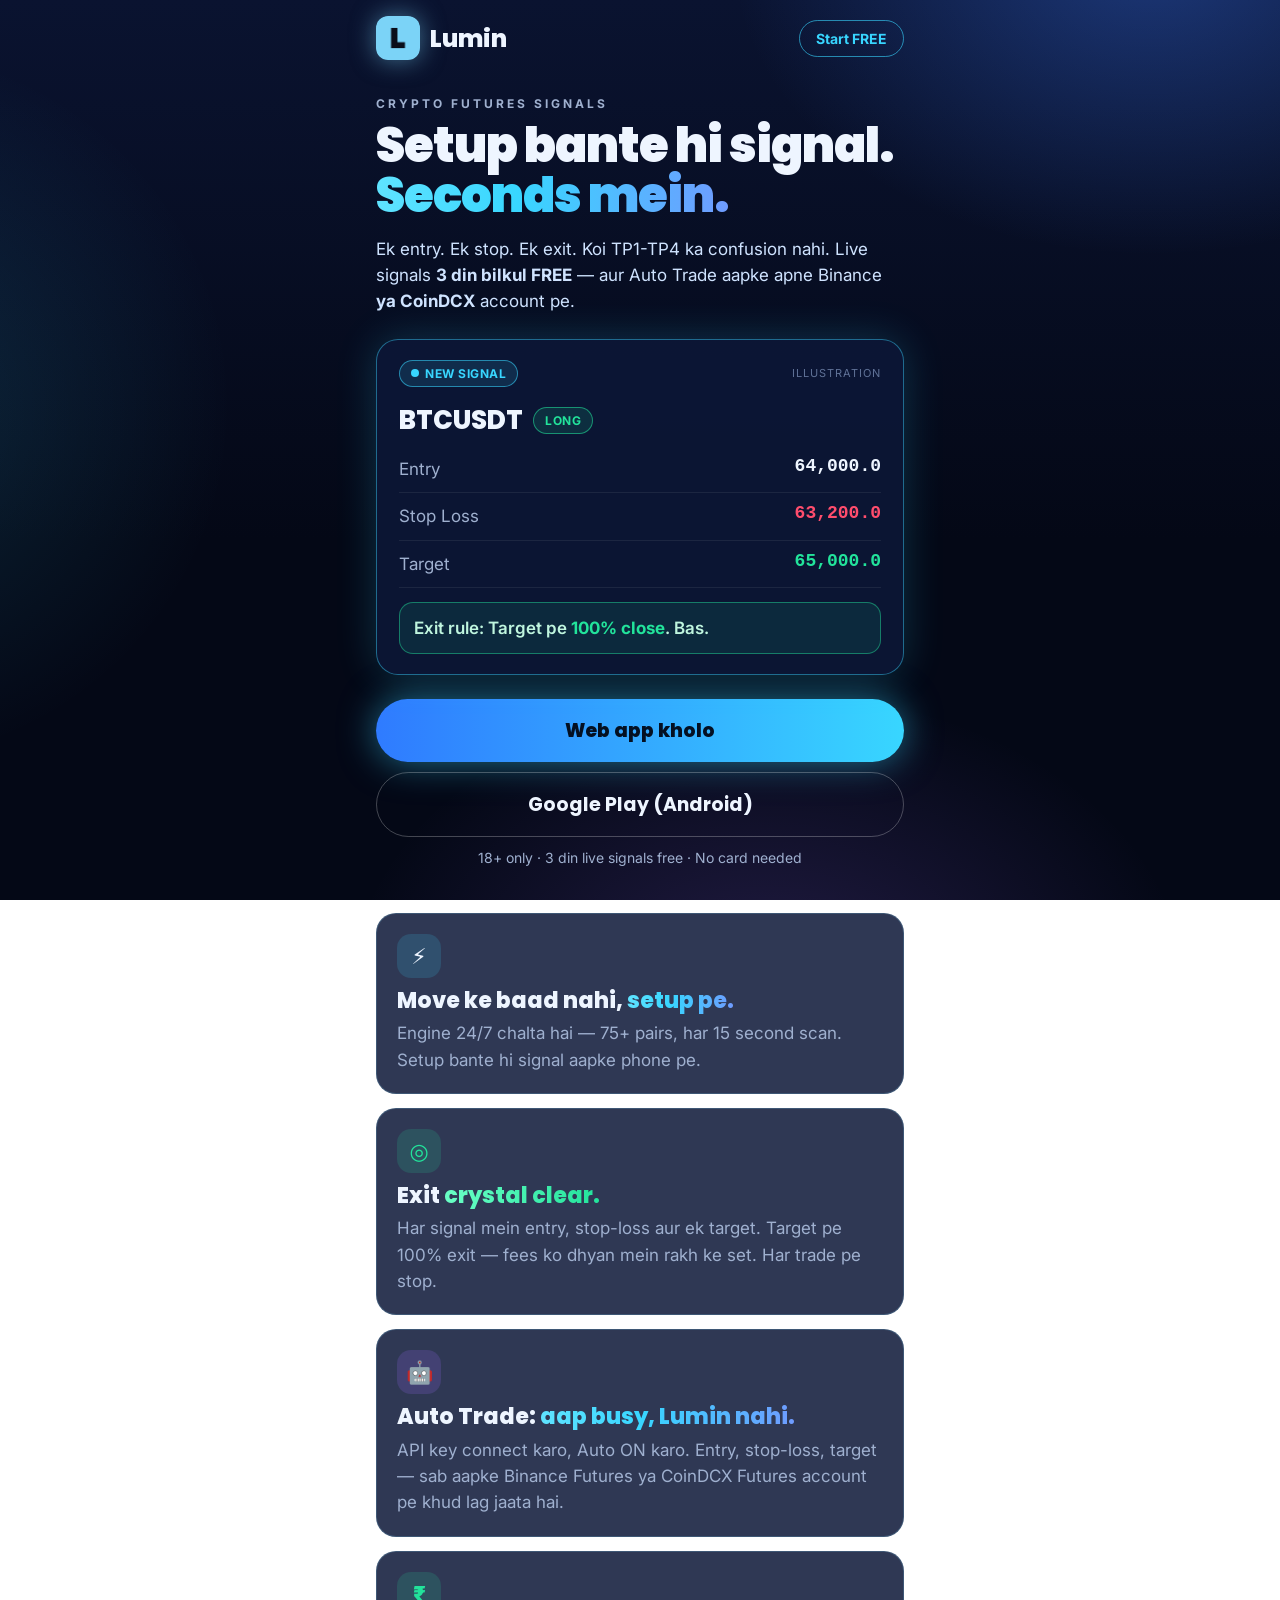
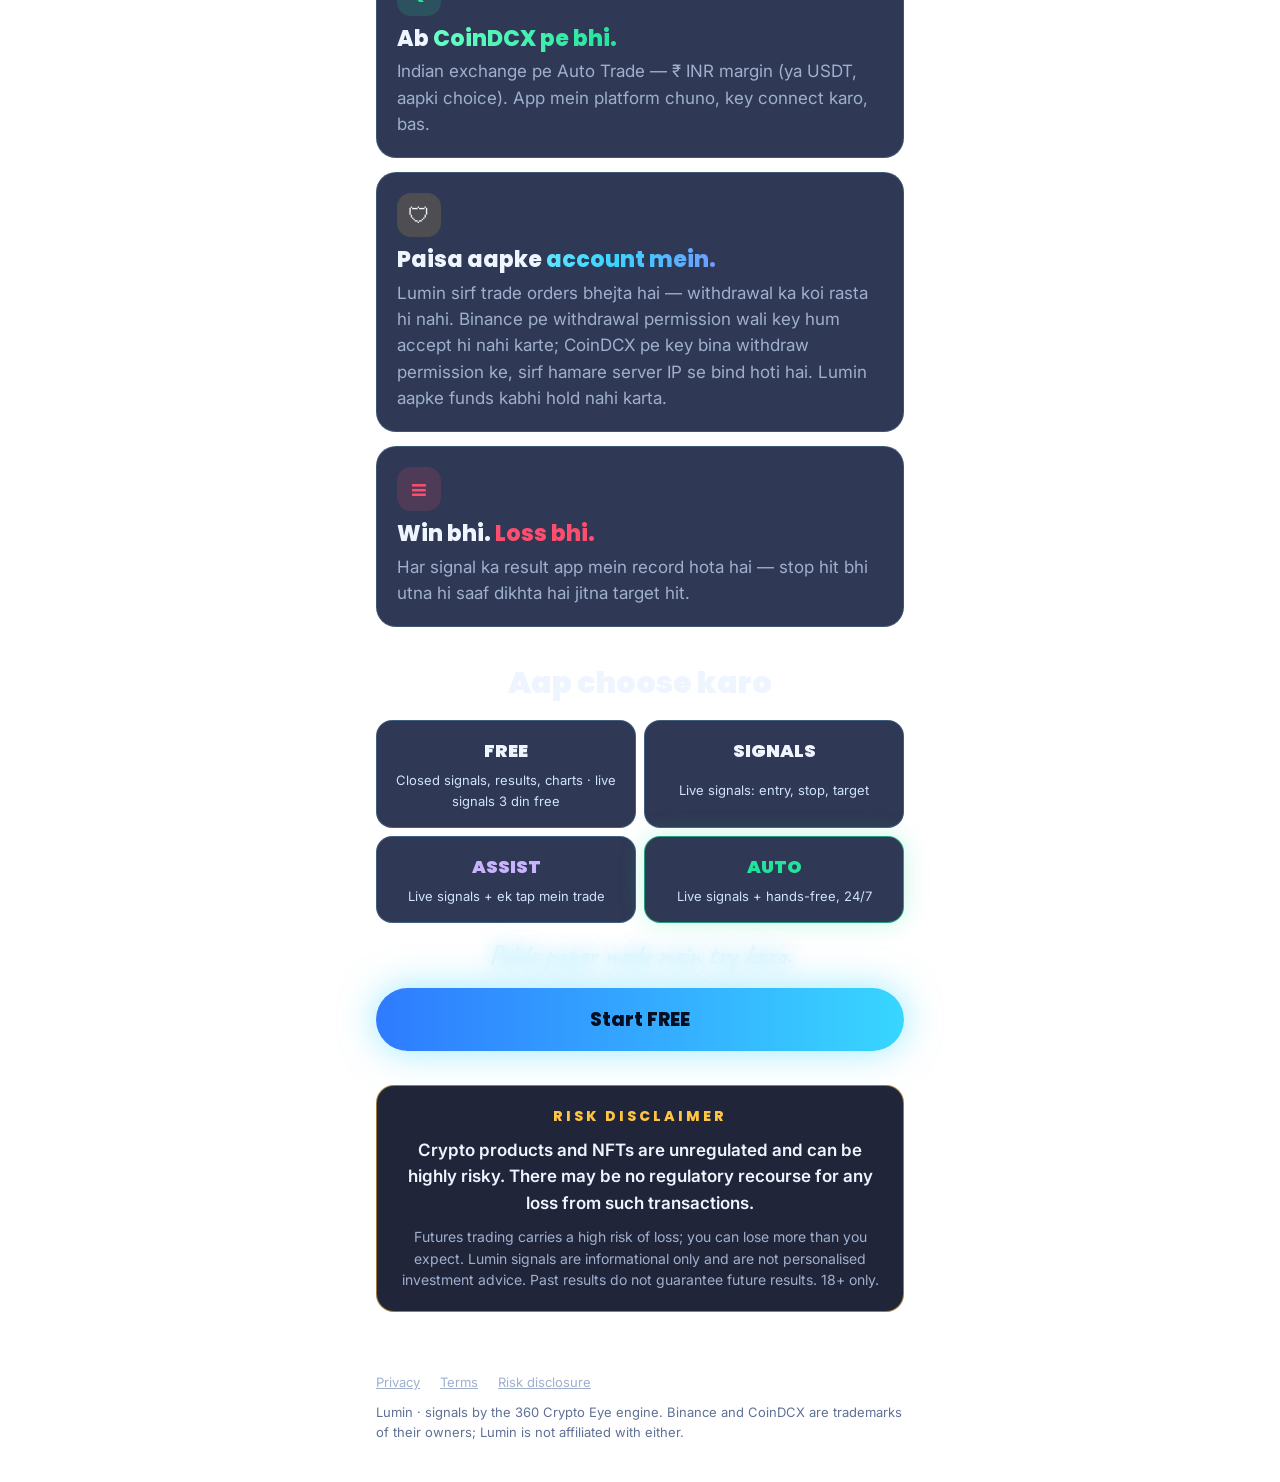
<file: site/index.html>
<!doctype html>
<html lang="hi-Latn">
<head>
<meta charset="utf-8">
<meta name="viewport" content="width=device-width, initial-scale=1, viewport-fit=cover">
<title>Lumin — Crypto signals, seconds mein</title>
<meta name="description" content="Crystal clear crypto futures signals: ek entry, ek stop, ek exit. Live signals 3 din FREE. Auto Trade aapke Binance ya CoinDCX account pe.">
<meta name="theme-color" content="#040816">
<meta property="og:title" content="Lumin — Crypto signals, seconds mein">
<meta property="og:description" content="Ek entry. Ek stop. Ek exit. Live signals 3 din FREE — Auto Trade Binance ya CoinDCX pe.">
<meta property="og:image" content="og.jpg">
<link rel="icon" href="icon-192.png">
<link rel="preconnect" href="https://fonts.gstatic.com" crossorigin>
<link href="https://fonts.googleapis.com/css2?family=Poppins:wght@700;800;900&family=Inter:wght@400;500;600;700&family=Caveat:wght@700&display=swap" rel="stylesheet">
<link rel="stylesheet" href="styles.css">
<script src="config.js"></script>
</head>
<body>
<!-- In-app browser notice (Instagram / Facebook). Shown by app.js only there. -->
<div id="iab" class="iab" hidden>
  <b>Instagram/Facebook browser mein ho.</b>
  iPhone pe app install karne ke liye upar <b>•••</b> dabao → <b>"Open in external browser"</b> (Safari).
  <button id="copy" class="copy">Link copy karo</button>
</div>

<header class="top">
  <div class="brand"><img src="icon-192.png" alt="" width="44" height="44"><span>Lumin</span></div>
  <a class="small-cta" href="#get" data-cta>Start FREE</a>
</header>

<main>
  <section class="hero">
    <p class="eyebrow">CRYPTO FUTURES SIGNALS</p>
    <h1>Setup bante hi signal.<br><span class="grad">Seconds mein.</span></h1>
    <p class="lead">Ek entry. Ek stop. Ek exit. Koi TP1-TP4 ka confusion nahi. Live signals <b>3 din bilkul FREE</b> — aur Auto Trade aapke apne Binance <b>ya CoinDCX</b> account pe.</p>

    <div class="signal" aria-label="Example signal (illustration)">
      <div class="sig-head"><span class="pill live"><i></i>NEW SIGNAL</span><span class="illus">ILLUSTRATION</span></div>
      <div class="sig-sym">BTCUSDT <span class="pill long">LONG</span></div>
      <div class="r"><span>Entry</span><b>64,000.0</b></div>
      <div class="r"><span>Stop Loss</span><b class="red">63,200.0</b></div>
      <div class="r"><span>Target</span><b class="green">65,000.0</b></div>
      <div class="exit">Exit rule: Target pe <b>100% close</b>. Bas.</div>
    </div>

    <div id="get" class="get">
      <a id="cta-primary" class="cta" href="https://app.luminapp.org/" data-cta>Lumin kholo</a>
      <a id="cta-secondary" class="cta ghost" href="https://play.google.com/store/apps/details?id=org.luminapp.lumin" data-cta>Google Play</a>
      <p id="cta-note" class="note">18+ only · 3 din live signals free · No card needed</p>
    </div>

    <ol id="a2hs" class="a2hs" hidden>
      <li><b>1</b> Safari mein neeche <b>Share</b> button dabao</li>
      <li><b>2</b> <b>"Add to Home Screen"</b> chuno</li>
      <li><b>3</b> Home screen se Lumin kholo — signal notifications on</li>
    </ol>
  </section>

  <section class="feat">
    <article>
      <div class="ic cyan">⚡</div>
      <h2>Move ke baad nahi, <span class="grad">setup pe.</span></h2>
      <p>Engine 24/7 chalta hai — 75+ pairs, har 15 second scan. Setup bante hi signal aapke phone pe.</p>
    </article>
    <article>
      <div class="ic green">◎</div>
      <h2>Exit <span class="grad-green">crystal clear.</span></h2>
      <p>Har signal mein entry, stop-loss aur ek target. Target pe 100% exit — fees ko dhyan mein rakh ke set. Har trade pe stop.</p>
    </article>
    <article>
      <div class="ic violet">🤖</div>
      <h2>Auto Trade: <span class="grad">aap busy, Lumin nahi.</span></h2>
      <p>API key connect karo, Auto ON karo. Entry, stop-loss, target — sab aapke Binance Futures ya CoinDCX Futures account pe khud lag jaata hai.</p>
    </article>
    <article>
      <div class="ic green">₹</div>
      <h2>Ab <span class="grad-green">CoinDCX pe bhi.</span></h2>
      <p>Indian exchange pe Auto Trade — ₹ INR margin (ya USDT, aapki choice). App mein platform chuno, key connect karo, bas.</p>
    </article>
    <article>
      <div class="ic amber">🛡</div>
      <h2>Paisa aapke <span class="grad">account mein.</span></h2>
      <p>Lumin sirf trade orders bhejta hai — withdrawal ka koi rasta hi nahi. Binance pe withdrawal permission wali key hum accept hi nahi karte; CoinDCX pe key bina withdraw permission ke, sirf hamare server IP se bind hoti hai. Lumin aapke funds kabhi hold nahi karta.</p>
    </article>
    <article>
      <div class="ic red">≡</div>
      <h2>Win bhi. <span class="red">Loss bhi.</span></h2>
      <p>Har signal ka result app mein record hota hai — stop hit bhi utna hi saaf dikhta hai jitna target hit.</p>
    </article>
  </section>

  <section class="plans">
    <h2>Aap choose karo</h2>
    <div class="tiers">
      <div class="tier"><b>FREE</b><span>Closed signals, results, charts · live signals 3 din free</span></div>
      <div class="tier"><b>SIGNALS</b><span>Live signals: entry, stop, target</span></div>
      <div class="tier"><b class="violet">ASSIST</b><span>Live signals + ek tap mein trade</span></div>
      <div class="tier hi"><b class="green">AUTO</b><span>Live signals + hands-free, 24/7</span></div>
    </div>
    <p class="script">Pehle paper mode mein try karo.</p>
    <a class="cta" href="#get" data-cta>Start FREE</a>
  </section>

  <section class="risk">
    <h3>RISK DISCLAIMER</h3>
    <p>Crypto products and NFTs are unregulated and can be highly risky. There may be no regulatory recourse for any loss from such transactions.</p>
    <p class="sub">Futures trading carries a high risk of loss; you can lose more than you expect. Lumin signals are informational only and are not personalised investment advice. Past results do not guarantee future results. 18+ only.</p>
  </section>
</main>

<footer>
  <a href="https://mkmk749278.github.io/lumin-legal/privacy">Privacy</a>
  <a href="https://mkmk749278.github.io/lumin-legal/terms">Terms</a>
  <a href="https://mkmk749278.github.io/lumin-legal/risk">Risk disclosure</a>
  <p>Lumin · signals by the 360 Crypto Eye engine. Binance and CoinDCX are trademarks of their owners; Lumin is not affiliated with either.</p>
</footer>
<script src="app.js"></script>
</body>
</html>
</file>
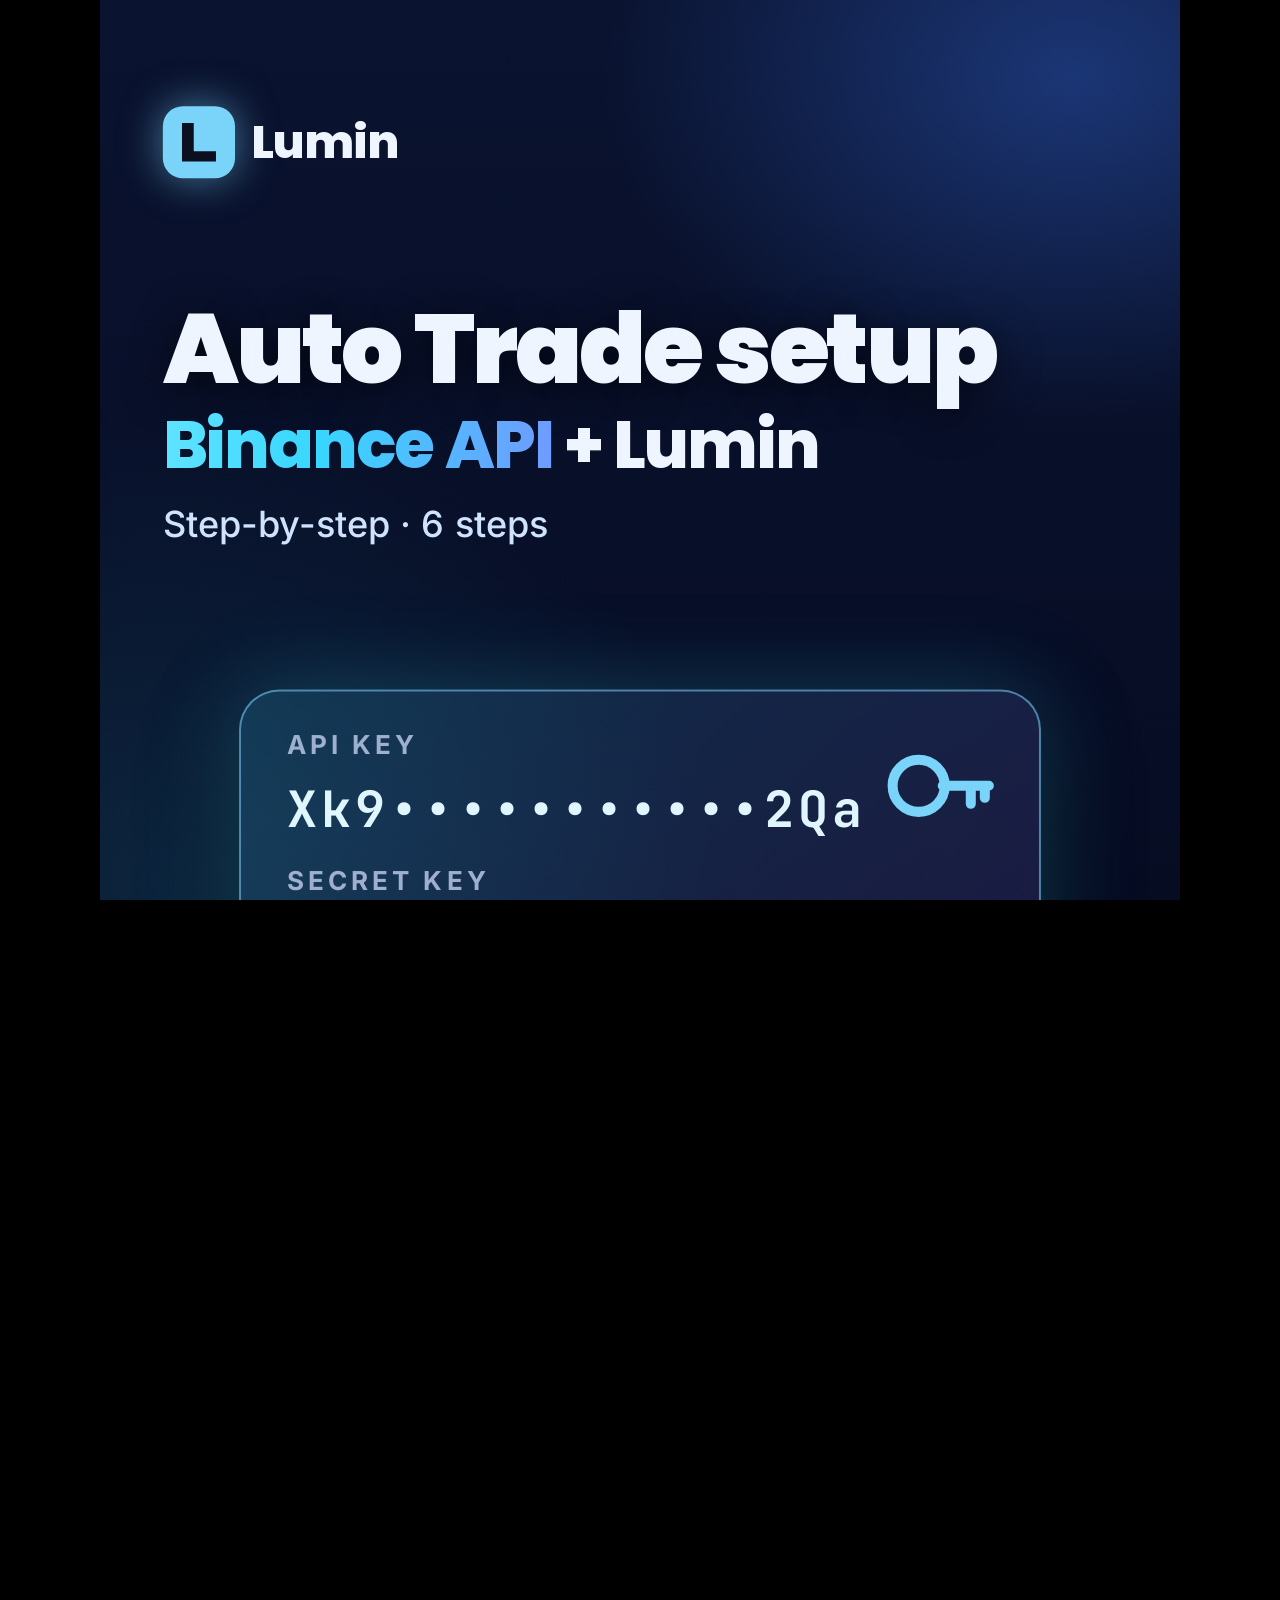
<file: ads/api-connect-guide/index.html>
<!doctype html>
<!--
  GUIDE — "Auto Trade setup: Binance API + Lumin" (2m24s walkthrough, English)

  Owner, 2026-09-26: an awareness + guidance video on creating a Binance API
  key and connecting it to Lumin for auto-trade. Not a hook test like the three
  ads: this is the video a new subscriber follows step by step, so it is paced
  for reading (every step holds 12–22s) and runs on a calm bed (no kick).
  Linked from the reel (api-connect-reel), usable in-app / WhatsApp / YouTube.

  What each step shows is the REAL flow, verified 2026-09-26 against:
    Lumin   Menu → "Auto-trade & execution" → "Exchange connection"
            (page "Server-side auto-trade": "Read this before connecting",
            "Lumin's server IP" + Copy, fields "API key" / "API secret",
            button "Connect for server-side trading", result "Connected" with
            Withdraw disabled / Futures enabled / IP access list OK)
            → "Auto-trade" → "Live Trading" → "Enable LIVE auto-trade?"
            lumin-app lib/features/settings/pages/*.dart
    Engine  360-v2 src/security/binance_connect_validator.py rejects a key with
            withdrawals ON, futures OFF, no IP restriction, or Lumin's IP
            missing (B18). Defaults src/execution/tripwires.py: $500 position
            cap, 5 orders/min. Live hands-off execution is the Auto plan (B16).
    Binance API Management wording (Create API · System generated · Edit
            restrictions · Enable Futures · Enable Withdrawals · Restrict
            access to trusted IPs only). Binance changes its layout, so every
            mock screen is marked ILLUSTRATION.

  Deliberately NOT in the video:
    - Lumin's server IP. The app fetches it live; a baked-in IP goes stale the
      day the server moves and sends every viewer to a failed connect. The
      video masks it and says "copy it from the app".
    - Any real key or secret, even blurred. Values are bullet-masked.
    - Any P&L, win rate or "safe" claim (docs/compliance-checklist.md).

  Timeline (120 BPM grid, cuts on beats):
      0.0–7.0   INTRO (frame 0 = thumbnail)
      7.0–19.0  Pehle ye ready rakho (KYC · 2FA · Futures account · Auto plan)
     19.0–33.0  1/6 Lumin: server IP copy
     33.0–49.0  2/6 Binance: Create API
     49.0–62.0  3/6 Copy API Key + Secret Key (secret shows once)
     62.0–84.0  4/6 Edit restrictions: IP lock → Futures ON → Withdrawals OFF → Save
     84.0–102   5/6 Lumin: paste → Connect → 3 checks
    102.0–120   6/6 Auto-trade → Live Trading → Enable LIVE (Paper tip)
    120.0–136.5 Recap: aapka paisa, aapka account, aapka control
    136.5–144   END: CTA + ASCI disclaimer (7.5s, ≥5s rule)
-->
<html data-duration="144000">
<head>
<meta charset="utf-8">
<title>Lumin — Auto Trade setup guide</title>
<link rel="stylesheet" href="../_shared/base.css">
<link rel="stylesheet" href="../_shared/guide.css">
<style>
  #stage {
    background:
      radial-gradient(760px 560px at 90% 4%, rgba(61,123,255,.34), transparent 62%),
      radial-gradient(900px 760px at 6% 46%, rgba(56,214,255,.12), transparent 62%),
      radial-gradient(1100px 800px at 50% 110%, rgba(155,107,255,.2), transparent 60%),
      linear-gradient(180deg, #0a1330 0%, #060b20 55%, #02040d 100%);
  }
  #cam { position:absolute; inset:0; transform-origin: 50% 45%; }
  #flash { position:absolute; inset:0; background:#fff; opacity:0; pointer-events:none; z-index:50; mix-blend-mode:overlay; }
  .brand-mini { position:absolute; left:64px; top:108px; display:flex; align-items:center; gap:16px; z-index:30; }
  .brand-mini .logo { width:72px; height:72px; border-radius:20px; }
  .brand-mini .logo svg { width:34px; height:40px; }
  .brand-mini span { font:800 46px/1 "Poppins"; letter-spacing:-1px; }
  .slot { position:absolute; left:64px; right:64px; top:470px; }

  /* intro */
  .keycard { position:absolute; left:140px; top:690px; width:800px; height:330px; border-radius:40px; padding:40px 46px;
    background: linear-gradient(135deg, rgba(56,214,255,.16), rgba(155,107,255,.14)); border:2px solid rgba(122,211,248,.55);
    box-shadow: 0 0 90px rgba(56,214,255,.25), 0 40px 90px rgba(0,0,0,.6); }
  .keycard .k { font:800 26px/1 "Inter"; letter-spacing:4px; color:var(--muted); }
  .keycard .m { font:700 50px/1 "Mono"; margin-top:26px; letter-spacing:4px; color:#dff6ff; }
  .keycard .m2 { font:700 36px/1 "Mono"; margin-top:22px; letter-spacing:6px; color:var(--dim); }
  .keyicon { position:absolute; right:40px; top:34px; width:120px; height:120px; }
  .chiprow { position:absolute; left:0; right:0; top:1070px; display:flex; justify-content:center; gap:16px; }
  .gchip { padding:18px 26px; border-radius:20px; font:800 30px/1 "Inter"; border:2px solid; background:rgba(8,14,36,.9); white-space:nowrap; }
  .gchip.r { color:#ffd0d8; border-color:var(--red); box-shadow:0 0 30px rgba(255,77,109,.35); }
  .gchip.g { color:#c9ffe9; border-color:var(--green); box-shadow:0 0 30px rgba(34,227,155,.35); }
  .gchip.c { color:#cfefff; border-color:var(--cyan); box-shadow:0 0 30px rgba(56,214,255,.35); }

  /* checklist */
  .todo { position:absolute; left:64px; right:64px; display:flex; gap:26px; align-items:center; padding:26px 30px; border-radius:26px;
    background:rgba(13,24,56,.9); border:2px solid rgba(122,211,248,.28); }
  .todo .n { width:66px; height:66px; flex:none; border-radius:50%; display:grid; place-items:center; font:800 32px/1 "Poppins";
    background:rgba(56,214,255,.14); border:2px solid var(--cyan); color:var(--cyan); }
  .todo b { display:block; font:700 38px/1.15 "Inter"; }
  .todo span { display:block; font:500 27px/1.35 "Inter"; color:var(--muted); margin-top:6px; }
  .todo .who { margin-left:auto; flex:none; font:800 22px/1 "Inter"; letter-spacing:2px; }

  /* recap */
  .rc { position:absolute; left:64px; right:64px; display:flex; gap:28px; align-items:center; padding:26px 30px; border-radius:28px;
    background:rgba(13,24,56,.92); border:2px solid; }
  .rc .ic { width:84px; height:84px; flex:none; border-radius:24px; display:grid; place-items:center; font:900 40px/1 "Poppins"; }
  .rc b { display:block; font:800 40px/1.1 "Poppins"; }
  .rc span { display:block; font:500 28px/1.35 "Inter"; color:#cfe3ff; margin-top:6px; }
  .spin { width:40px; height:40px; border-radius:50%; border:5px solid rgba(56,214,255,.25); border-top-color:var(--cyan); animation: spin .8s linear infinite; }
  @keyframes spin { to { transform: rotate(360deg); } }
</style>
</head>
<body>
<!-- Cue list for tools/soundtrack.py. Times in ms. Keep in step with the scenes. -->
<script type="application/json" id="soundtrack">
{
  "bpm": 120,
  "prog": "lift",
  "kick": false,
  "music_from": 0,
  "music_until": 136500,
  "end": 144000,
  "sfx": [
    [0, "impact"], [60, "ding"], [4500, "blip"],
    [7000, "whoosh"], [7800, "tick"], [9300, "tick"], [10800, "tick"], [12300, "tick"],
    [19000, "whoosh"], [21500, "tap"], [24300, "tap"], [28000, "tap"], [28400, "ding"],
    [33000, "whoosh"], [36500, "tap"], [40500, "tap"], [42500, "tap"], [45500, "tap"], [46500, "lock"],
    [49000, "whoosh"], [52500, "alarm"], [54000, "tap"], [56000, "tap"],
    [62000, "whoosh"], [65500, "tap"], [67000, "tap"], [68500, "tap"], [69000, "lock"],
    [72000, "tap"], [72100, "toggle"], [75000, "alarm"], [79500, "tap"], [80500, "lock"],
    [84000, "whoosh"], [87000, "tap"], [89000, "tap"], [91500, "tap"], [93500, "ding"],
    [94000, "tick"], [94500, "tick"], [95000, "tick"],
    [102000, "whoosh"], [105500, "tap"], [108000, "tap"], [108500, "toggle"], [109000, "ding"],
    [120000, "whoosh"], [120000, "impact"], [121000, "hit"], [123000, "hit"], [125000, "hit"], [127000, "hit"],
    [135500, "riser1"], [136500, "impact"], [136500, "whoosh"]
  ]
}
</script>

<div id="stage" data-end-at="136500" data-poster="0">
<div id="cam">
  <div class="grid-floor" style="opacity:.28"></div>
  <div class="brand-mini" data-w="-,0,136300">
    <div class="logo" data-logo></div><span>Lumin</span>
  </div>
  <div class="pips" id="pips" data-w="fade,19000,119800"><i></i><i></i><i></i><i></i><i></i><i></i></div>

  <!-- ============ INTRO — the thumbnail (0–7s) ============ -->
  <div class="abs" style="left:64px; top:300px" data-w="-,0,6900">
    <div class="h1" style="font-size:98px">Auto Trade setup</div>
    <div class="h2" style="font-size:66px; margin-top:12px"><span class="grad">Binance API</span> + Lumin</div>
    <div class="body" style="margin-top:18px; color:#cfe3ff">Step-by-step · 6 steps</div>
  </div>
  <div class="keycard" data-w="-,0,6900">
    <div class="k">API KEY</div>
    <div class="m">Xk9•••••••••••2Qa</div>
    <div class="k" style="margin-top:34px">SECRET KEY</div>
    <div class="m2">••••••••••••••••</div>
    <svg class="keyicon" viewBox="0 0 120 120"><circle cx="40" cy="60" r="26" fill="none" stroke="#7ad3f8" stroke-width="10"/><path d="M64 60h46M92 60v18M106 60v12" stroke="#7ad3f8" stroke-width="10" stroke-linecap="round"/></svg>
  </div>
  <div class="chiprow" data-w="-,0,6900">
    <span class="gchip r">✕ Withdrawals OFF</span><span class="gchip g">✓ Futures ON</span><span class="gchip c">🔒 IP lock</span>
  </div>
  <div class="abs center-x" style="top:1170px; width:100%; text-align:center" data-w="up,4500,6900">
    <span class="illus" style="font-size:26px; color:var(--muted)">Open the Binance app and the Lumin app side by side</span>
  </div>

  <!-- ============ PEHLE YE READY RAKHO (7–19s) ============ -->
  <div class="stephead" data-w="left,7000,18800">
    <span class="stepno">BEFORE YOU START</span>
    <div class="steptitle">Have these 4 things ready</div>
  </div>
  <div class="todo" style="top:520px" data-w="left,7800,18800">
    <div class="n">1</div><div><b>Binance account verified</b><span>KYC completed</span></div><span class="who" style="color:var(--amber)">BINANCE</span>
  </div>
  <div class="todo" style="top:700px" data-w="left,9300,18800">
    <div class="n">2</div><div><b>2FA ON</b><span>Required to create an API key</span></div><span class="who" style="color:var(--amber)">BINANCE</span>
  </div>
  <div class="todo" style="top:880px" data-w="left,10800,18800">
    <div class="n">3</div><div><b>Futures account open</b><span>Needed for the "Enable Futures" option</span></div><span class="who" style="color:var(--amber)">BINANCE</span>
  </div>
  <div class="todo" style="top:1060px" data-w="left,12300,18800">
    <div class="n">4</div><div><b>Auto Trade plan active</b><span>Live Auto Trade runs on this plan</span></div><span class="who" style="color:var(--brand)">LUMIN</span>
  </div>

  <!-- ============ 1/6 LUMIN — copy server IP (19–33s) ============ -->
  <div class="stephead" data-w="left,19000,32800">
    <span class="stepno">STEP 1/6 <small>LUMIN APP</small></span>
    <div class="steptitle">Copy Lumin's server IP</div>
  </div>
  <div class="slot" data-w="up,19300,25300">
    <span class="crumb">Menu <b>›</b> Auto-trade &amp; execution <b>›</b> Exchange connection</span>
  </div>
  <div class="slot" data-w="up,25500,29300"><div class="note warn" style="position:static">First time? Accept "Read terms" — then the IP appears.</div></div>
  <div class="slot" data-w="up,29500,32800"><div class="note danger" style="position:static">Always copy the IP from the app — never from this video.</div></div>

  <div class="screen" style="top:600px" data-w="up,19500,22400">
    <div class="bar">Menu<span class="who">LUMIN</span></div>
    <div class="sec">ACCOUNT</div>
    <div class="srow"><div class="ico">◉</div><div class="grow">Profile</div><span class="chev">›</span></div>
    <div class="srow"><div class="ico">◔</div><div class="grow">Notifications</div><span class="chev">›</span></div>
    <div class="sec">TRADING</div>
    <div class="srow"><div class="ico">⟳</div><div class="grow">Auto-trade &amp; execution<span class="sub">Sizing, leverage, exchange connection</span></div><span class="chev">›</span>
      <div class="ring" data-w="fade,20600,22400"></div><i class="tap" data-t="21500" style="left:800px; top:50%"></i></div>
    <div class="sec">SUPPORT</div>
    <div class="srow"><div class="ico">§</div><div class="grow">Legal</div><span class="chev">›</span></div>
  </div>

  <div class="screen" style="top:600px" data-w="left,22500,25400">
    <div class="bar"><span class="back">‹</span>Auto-trade &amp; execution<span class="who">LUMIN</span></div>
    <div class="sec">EXECUTION</div>
    <div class="srow"><div class="ico">⟳</div><div class="grow">Auto-trade<span class="sub">Position size, leverage</span></div><span class="chev">›</span></div>
    <div class="srow"><div class="ico">☁</div><div class="grow">Exchange connection<span class="sub">Engine trades even when your phone is offline</span></div><span class="chev">›</span>
      <div class="ring" data-w="fade,23300,25400"></div><i class="tap" data-t="24300" style="left:800px; top:50%"></i></div>
    <div class="sec">TRADING PREFERENCES</div>
    <div class="srow dim"><div class="ico">≡</div><div class="grow">Symbol preference</div><span class="chev">›</span></div>
    <div class="srow dim"><div class="ico">◈</div><div class="grow">Pre-TP grab</div><span class="chev">›</span></div>
  </div>

  <div class="screen" style="top:600px; height:680px" data-w="left,25500,32800">
    <div class="bar"><span class="back">‹</span>Server-side auto-trade<span class="who">LUMIN</span></div>
    <div class="warnbox"><b>Read this before connecting</b>• Withdraw permission must be DISABLED on your Binance key.<br>• Your key's IP access list must include Lumin's server IP.</div>
    <div style="padding:10px 34px 0; font:600 26px/1.3 Inter; color:var(--ink)">Add Lumin's server IP to your Binance key's IP access list:</div>
    <div class="field" style="margin-top:14px"><label>LUMIN'S SERVER IP · your app shows the real one</label>
      <div class="v">•••.•••.•••.•••</div><span class="copy">⧉ Copy</span>
      <div class="ring" data-w="fade,26800,29000"></div><i class="tap" data-t="28000" style="left:790px; top:62%"></i></div>
    <div class="toast" style="bottom:56px" data-w="up,28400,32800">Lumin's server IP copied to clipboard</div>
    <span class="illus">ILLUSTRATION</span>
  </div>

  <!-- ============ 2/6 BINANCE — create API (33–49s) ============ -->
  <div class="stephead" data-w="left,33000,48800">
    <span class="stepno bnb">STEP 2/6 <small>BINANCE APP</small></span>
    <div class="steptitle">Create a new API key</div>
  </div>
  <div class="slot" data-w="up,33300,43800"><span class="crumb">Profile <b>›</b> Account <b>›</b> API Management <b>›</b> Create API</span></div>
  <div class="slot" data-w="up,44000,48800"><div class="note" style="position:static">Any name works — e.g. "Lumin". Then verify with 2FA.</div></div>

  <div class="screen bnb" style="top:600px; height:560px" data-w="up,33500,38400">
    <div class="bar">API Management<span class="who">BINANCE</span></div>
    <div style="padding:30px 34px 6px; font:500 27px/1.4 Inter; color:var(--muted)">API keys let apps trade on your account. Your keys:</div>
    <div class="srow dim"><div class="grow">No keys yet</div></div>
    <div class="btnx amber" style="margin-top:40px">Create API
      <div class="ring" data-w="fade,35400,37600" style="border-radius:20px"></div><i class="tap" data-t="36500" style="left:416px; top:50%"></i></div>
    <span class="illus">ILLUSTRATION</span>
  </div>

  <div class="screen bnb" style="top:600px; height:600px" data-w="left,38500,43400">
    <div class="bar"><span class="back">‹</span>Choose API key type<span class="who">BINANCE</span></div>
    <div class="srow" style="padding:30px 34px"><div class="radio"></div><div class="grow">System generated<span class="sub">HMAC key · recommended</span></div>
      <div class="radio on" style="position:absolute; left:34px" data-w="pop,40500,-"></div>
      <div class="ring" data-w="fade,39500,41600"></div><i class="tap" data-t="40500" style="left:790px; top:50%"></i></div>
    <div class="srow dim" style="padding:30px 34px"><div class="radio"></div><div class="grow">Self-generated</div></div>
    <div class="btnx amber" style="margin-top:50px">Next<i class="tap" data-t="42500" style="left:416px; top:50%"></i></div>
    <span class="illus">ILLUSTRATION</span>
  </div>

  <div class="screen bnb" style="top:600px; height:600px" data-w="left,43500,48800">
    <div class="bar"><span class="back">‹</span>Label your API key<span class="who">BINANCE</span></div>
    <div class="field" style="margin-top:36px"><label>API KEY LABEL</label><div class="v"><span data-w="wipe,44000,-" style="display:inline-block">Lumin</span></div></div>
    <div class="btnx amber" style="margin-top:30px">Next<i class="tap" data-t="45500" style="left:416px; top:50%"></i></div>
    <div class="warnbox okbox" style="margin-top:24px" data-w="pop,46500,-"><b>Security verification ✓</b>Confirm with authenticator / SMS / email code</div>
    <span class="illus">ILLUSTRATION</span>
  </div>

  <!-- ============ 3/6 COPY KEY + SECRET (49–62s) ============ -->
  <div class="stephead" data-w="left,49000,61800">
    <span class="stepno bnb">STEP 3/6 <small>BINANCE APP</small></span>
    <div class="steptitle">Copy the Key and Secret</div>
  </div>
  <div class="slot" data-w="up,49300,56800"><span class="crumb">API Management <b>›</b> Lumin</span></div>
  <div class="slot" data-w="up,57000,61800"><div class="note danger" style="position:static">Don't screenshot it. Never send it to anyone on WhatsApp / DM.</div></div>

  <div class="screen bnb" style="top:600px; height:640px" data-w="up,49500,61800">
    <div class="bar">API key: Lumin<span class="who">BINANCE</span></div>
    <div class="field" style="margin-top:28px"><label>API KEY</label><div class="v">Xk9•••••••••••••••••••2Qa</div><span class="copy">⧉</span>
      <i class="tap" data-t="54000" style="left:800px; top:62%"></i></div>
    <div class="field"><label>SECRET KEY</label><div class="v">••••••••••••••••••••••••</div><span class="copy">⧉</span>
      <i class="tap" data-t="56000" style="left:800px; top:62%"></i></div>
    <div class="warnbox dangerbox" style="margin-top:26px" data-w="pop,52500,-"><b>The Secret Key is shown only ONCE</b>Copy it now. You can't see it again — you'd have to create a new key.</div>
    <span class="illus">ILLUSTRATION</span>
  </div>

  <!-- ============ 4/6 RESTRICTIONS (62–84s) ============ -->
  <div class="stephead" data-w="left,62000,83800">
    <span class="stepno bnb">STEP 4/6 <small>BINANCE APP</small></span>
    <div class="steptitle">Set the permissions</div>
  </div>
  <div class="slot" data-w="up,62300,63800"><span class="crumb">API key: Lumin <b>›</b> Edit restrictions</span></div>
  <div class="slot" data-w="up,64000,70800"><div class="note" style="position:static">① First, IP lock: paste Lumin's IP.</div></div>
  <div class="slot" data-w="up,71000,74300"><div class="note ok" style="position:static">② Turn Enable Futures ✓ ON</div></div>
  <div class="slot" data-w="up,74500,78800"><div class="note danger" style="position:static">③ Enable Withdrawals — leave it OFF. Always.</div></div>
  <div class="slot" data-w="up,79000,83800"><div class="note" style="position:static">④ Save, then verify with 2FA.</div></div>

  <div class="screen bnb" style="top:590px; height:700px" data-w="up,62500,83800">
    <div class="bar">Edit restrictions<span class="who">BINANCE</span></div>
    <div class="srow" style="padding:13px 34px"><div class="cb on"></div><div class="grow">Enable Reading</div></div>
    <div class="srow" style="padding:13px 34px"><div class="cbwrap"><div class="cb stack"></div><div class="cb on stack" data-w="pop,72000,-"></div></div>
      <div class="grow">Enable Futures</div><span class="tag on" data-w="pop,72300,-">ON</span>
      <div class="ring green" data-w="fade,71000,73800"></div><i class="tap" data-t="72000" style="left:59px; top:50%"></i></div>
    <div class="srow" style="padding:13px 34px"><div class="cb"></div><div class="grow">Enable Withdrawals</div><span class="tag off" data-w="pop,75000,-">KEEP OFF</span>
      <div class="ring red" data-w="fade,74500,78700"></div></div>
    <div class="sec" style="padding-top:14px">IP ACCESS RESTRICTIONS</div>
    <div class="srow dim" style="padding:9px 34px; border:0"><div class="radio"></div><div class="grow" style="font-size:30px">Unrestricted</div></div>
    <div class="srow" style="padding:9px 34px; border:0"><div class="radio"></div><div class="grow" style="font-size:30px">Restrict access to trusted IPs only</div>
      <div class="radio on" style="position:absolute; left:34px" data-w="pop,65500,-"></div>
      <div class="ring" data-w="fade,64500,66500"></div><i class="tap" data-t="65500" style="left:56px; top:50%"></i></div>
    <div class="field" style="margin:4px 34px 0; padding:14px 24px"><label>TRUSTED IP</label>
      <div class="v" style="font-size:30px"><span class="ph" data-w="-,0,66900">Paste Lumin's IP</span></div>
      <div class="filled v" style="font-size:30px; bottom:14px" data-w="wipe,67000,-">•••.•••.•••.•••</div>
      <span class="copy" style="bottom:14px; color:var(--amber)">Confirm</span>
      <i class="tap" data-t="67000" style="left:300px; top:60%"></i><i class="tap" data-t="68500" style="left:770px; top:60%"></i>
      <span class="tag on" style="position:absolute; right:190px; bottom:12px" data-w="pop,69000,-">✓ IP added</span></div>
    <div class="btnx amber" style="margin:14px 34px 0; padding:20px">Save<i class="tap" data-t="79500" style="left:416px; top:50%"></i></div>
    <div class="dialog" style="top:250px" data-w="pop,80500,83800"><h5>Security verification ✓</h5><p>Restrictions saved.</p></div>
  </div>

  <!-- ============ 5/6 LUMIN — paste + connect (84–102s) ============ -->
  <div class="stephead" data-w="left,84000,101800">
    <span class="stepno">STEP 5/6 <small>LUMIN APP</small></span>
    <div class="steptitle">Paste it into Lumin</div>
  </div>
  <div class="slot" data-w="up,84300,96300"><span class="crumb">Menu <b>›</b> Auto-trade &amp; execution <b>›</b> Exchange connection</span></div>
  <div class="slot" data-w="up,96500,101800"><div class="note ok" style="position:static">A setting wrong? The app tells you exactly which one to fix.</div></div>

  <div class="screen" style="top:600px; height:690px" data-w="up,84500,101800">
    <div class="bar"><span class="back">‹</span>Server-side auto-trade<span class="who">LUMIN</span></div>
    <div data-w="-,0,93300">
    <div style="padding:24px 34px 0; font:700 30px/1.2 Inter">Connect Binance Futures API key</div>
    <div class="field"><label>API key</label><div class="v"><span class="ph" data-w="-,0,86900">Paste</span></div>
      <div class="filled v" data-w="wipe,87000,-">Xk9•••••••••••••••••••2Qa</div><i class="tap" data-t="87000" style="left:420px; top:55%"></i></div>
    <div class="field"><label>API secret</label><div class="v"><span class="ph" data-w="-,0,88900">Paste</span></div>
      <div class="filled v" data-w="wipe,89000,-">••••••••••••••••••••••••</div><i class="tap" data-t="89000" style="left:420px; top:55%"></i></div>
    <div class="btnx">Connect for server-side trading<i class="tap" data-t="91500" style="left:416px; top:50%"></i></div>
    </div>
    <div class="abs" style="left:34px; right:34px; top:590px; display:flex; gap:18px; align-items:center; font:600 28px/1 Inter; color:var(--muted)" data-w="fade,92000,93400"><div class="spin"></div>Checking with Binance…</div>
    <div class="warnbox okbox" style="position:absolute; left:0; right:0; top:130px; margin:0 34px; padding:30px 30px" data-w="up,93500,-">
      <b style="font-size:32px">✓ Connected</b>
      <div style="font:500 24px/1.3 Inter; color:#cfe3ff; margin:4px 0 12px">Key stored encrypted on Lumin's servers. Checks passed:</div>
      <div style="font:700 30px/1.6 Inter">
        <div data-w="left,94000,-">✅ Withdraw disabled</div>
        <div data-w="left,94500,-">✅ Futures enabled</div>
        <div data-w="left,95000,-">✅ IP access list OK</div>
      </div>
    </div>
  </div>

  <!-- ============ 6/6 LIVE ON (102–120s) ============ -->
  <div class="stephead" data-w="left,102000,119800">
    <span class="stepno">STEP 6/6 <small>LUMIN APP</small></span>
    <div class="steptitle">Turn Auto Trade ON</div>
  </div>
  <div class="slot" data-w="up,102300,110300"><span class="crumb">Menu <b>›</b> Auto-trade &amp; execution <b>›</b> Auto-trade</span></div>
  <div class="slot" data-w="up,110500,114300"><div class="note warn" style="position:static">Want to watch first? Start with Paper Trading.</div></div>
  <div class="slot" data-w="up,114500,119800"><div class="note" style="position:static">Set position size and leverage here, your way.</div></div>

  <div class="screen" style="top:600px; height:640px" data-w="up,102500,119800">
    <div class="bar"><span class="back">‹</span>Auto-trade<span class="who">LUMIN</span></div>
    <div class="sec" style="padding-top:26px">EXECUTION MODE</div>
    <div class="srow"><div class="grow">Live Trading<span class="sub">Real orders on your Binance account</span></div>
      <div class="swwrap"><div class="sw stack"><i></i></div><div class="sw on stack" data-w="fade,108500,-"><i></i></div></div>
      <div class="ring green" data-w="fade,104500,110000"></div><i class="tap" data-t="105500" style="left:800px; top:50%"></i></div>
    <div class="srow" style="position:relative"><div class="grow">Paper Trading<span class="sub">Simulated — no real money</span></div>
      <div class="swwrap"><div class="sw stack"><i></i></div></div>
      <div class="ring" data-w="fade,110500,114000"></div></div>
    <div style="padding:20px 34px; font:700 28px/1 Inter; color:var(--muted)">Mode: <span style="position:relative; display:inline-block"><span data-w="-,0,108900">Off</span><span style="color:var(--green); position:absolute; left:0" data-w="fade,109000,-">Live</span></span></div>
    <div class="srow" style="border-top:1px solid rgba(255,255,255,.07)"><div class="grow">Position size · Leverage<span class="sub">Your choice, your limits</span></div><span class="chev">›</span>
      <div class="ring" data-w="fade,114500,119600"></div></div>
    <div class="scrim" data-w="fade,106000,108400"></div>
    <div class="dialog" style="top:200px" data-w="pop,106000,108400">
      <h5>Enable LIVE auto-trade?</h5>
      <p>Real orders will be placed on your Binance account.</p>
      <div class="btns"><span style="color:var(--muted)">Cancel</span><span style="background:var(--green); color:#04140d">Enable LIVE<i class="tap" data-t="108000" style="left:50%; top:50%"></i></span></div>
    </div>
  </div>

  <!-- ============ RECAP (120–136.5s) ============ -->
  <div class="abs" style="left:64px; top:292px" data-w="pop,120000,136300">
    <div class="h2" style="font-size:60px">Your money.</div>
    <div class="h2" style="font-size:60px">Your account. <span class="grad-green">Your control.</span></div>
  </div>
  <div class="rc" style="top:490px; border-color:var(--red)" data-w="left,121000,136300">
    <div class="ic" style="background:rgba(255,77,109,.16); color:var(--red)">✕</div>
    <div><b>Withdrawals OFF</b><span>Lumin cannot withdraw your funds. Keys with withdrawals ON are rejected.</span></div>
  </div>
  <div class="rc" style="top:690px; border-color:var(--cyan)" data-w="left,123000,136300">
    <div class="ic" style="background:rgba(56,214,255,.14); color:var(--cyan)">🔒</div>
    <div><b>IP lock</b><span>The key only works from Lumin's server. Anywhere else — blocked.</span></div>
  </div>
  <div class="rc" style="top:890px; border-color:var(--amber)" data-w="left,125000,136300">
    <div class="ic" style="background:rgba(255,197,66,.14); color:var(--amber)">!</div>
    <div><b>Secret goes only into the app</b><span>The Lumin team never asks for your key on DM / WhatsApp.</span></div>
  </div>
  <div class="rc" style="top:1090px; border-color:var(--green)" data-w="left,127000,136300">
    <div class="ic" style="background:rgba(34,227,155,.14); color:var(--green)">✓</div>
    <div><b>Limits and exit are yours</b><span>Default: $500 max position · 5 orders/min. Disconnect anytime.</span></div>
  </div>

  <!-- ============ END — CTA + ASCI disclaimer (136.5–144s, 7.5s) ============ -->
  <div class="abs center-x" style="top:292px; width:100%; text-align:center" data-in="pop" data-at="136500" data-dur="500">
    <div style="display:flex; align-items:center; justify-content:center; gap:22px">
      <div class="logo" style="width:104px; height:104px; border-radius:28px" data-logo-lg></div>
      <div style="font:900 84px/1 Poppins; letter-spacing:-2px">Lumin</div>
    </div>
    <div class="h2" style="margin-top:28px; font-size:66px">Auto Trade — <span class="grad">on your own</span></div>
    <div class="h2" style="margin-top:4px; font-size:66px"><span class="grad">Binance account.</span></div>
  </div>
  <div class="abs center-x" style="top:640px; text-align:center; width:100%" data-in="up" data-at="136800" data-dur="450">
    <div class="cta glow-pulse" style="font-size:40px">Menu › Auto-trade &amp; execution</div>
    <div class="body" style="margin-top:22px; color:#cfe3ff">app.luminapp.org &nbsp;·&nbsp; Google Play</div>
  </div>
  <div class="disclaimer" style="top:865px" data-in="fade" data-at="136500" data-dur="300">
    <h4>RISK DISCLAIMER</h4>
    <p>Crypto products and NFTs are unregulated and can be highly risky. There may be no regulatory recourse for any loss from such transactions.</p>
    <small>Futures trading carries a high risk of loss. Signals are not financial advice. 18+ only.</small>
  </div>
</div>
<div id="flash"></div>
</div>

<script>
/* Shorthand, expanded before runtime.js collects:
 *   data-w="IN,AT,UNTIL"  IN is a runtime in-type or "-" (present from t=0);
 *                         UNTIL "-" = stays until its parent leaves.
 *   .tap[data-t=T]        pops at T, gone at T+650.                         */
document.querySelectorAll("[data-w]").forEach((el) => {
  const [kind, at, until] = el.dataset.w.split(",");
  if (kind !== "-") { el.dataset.in = kind; el.dataset.at = at; el.dataset.dur = kind === "wipe" ? "700" : "350"; }
  if (until !== "-") { el.dataset.out = "fade"; el.dataset.until = until; el.dataset.odur = "220"; }
});
document.querySelectorAll(".tap[data-t]").forEach((el) => {
  const t = +el.dataset.t;
  Object.assign(el.dataset, { in: "pop", at: t - 150, dur: "200", out: "fade", until: t + 450, odur: "200" });
});
</script>
<script src="../_shared/runtime.js"></script>
<script>
(function () {
  const L = '<svg viewBox="0 0 46 52"><path d="M0 0h16v38h30v14H0z" fill="#0b1020"/></svg>';
  document.querySelectorAll("[data-logo]").forEach((el) => (el.innerHTML = L));
  document.querySelectorAll("[data-logo-lg]").forEach((el) => (el.innerHTML = L.replace('viewBox', 'style="width:50px;height:58px" viewBox')));

  const cam = document.getElementById("cam"), flash = document.getElementById("flash");
  const pips = [...document.querySelectorAll("#pips i")];
  const STEPS = [19000, 33000, 49000, 62000, 84000, 102000];
  const CUTS = [7000, ...STEPS, 120000, 136500];

  Ad.onFrame((t) => {
    // Gentle push inside each scene; no beat bump (calm reading pace).
    let sceneStart = 0; for (const c of CUTS) if (t >= c) sceneStart = c;
    const drift = Math.min(1, (t - sceneStart) / 12000);
    cam.style.transform = `scale(${(1 + 0.02 * drift).toFixed(4)})`;
    let f = 0; for (const c of CUTS) { const d = t - c; if (d >= 0 && d < 200) f = Math.max(f, 1 - d / 200); }
    flash.style.opacity = (0.35 * f).toFixed(3);
    pips.forEach((p, i) => p.classList.toggle("on", t >= STEPS[i]));
  });
})();
</script>
</body>
</html>
</file>
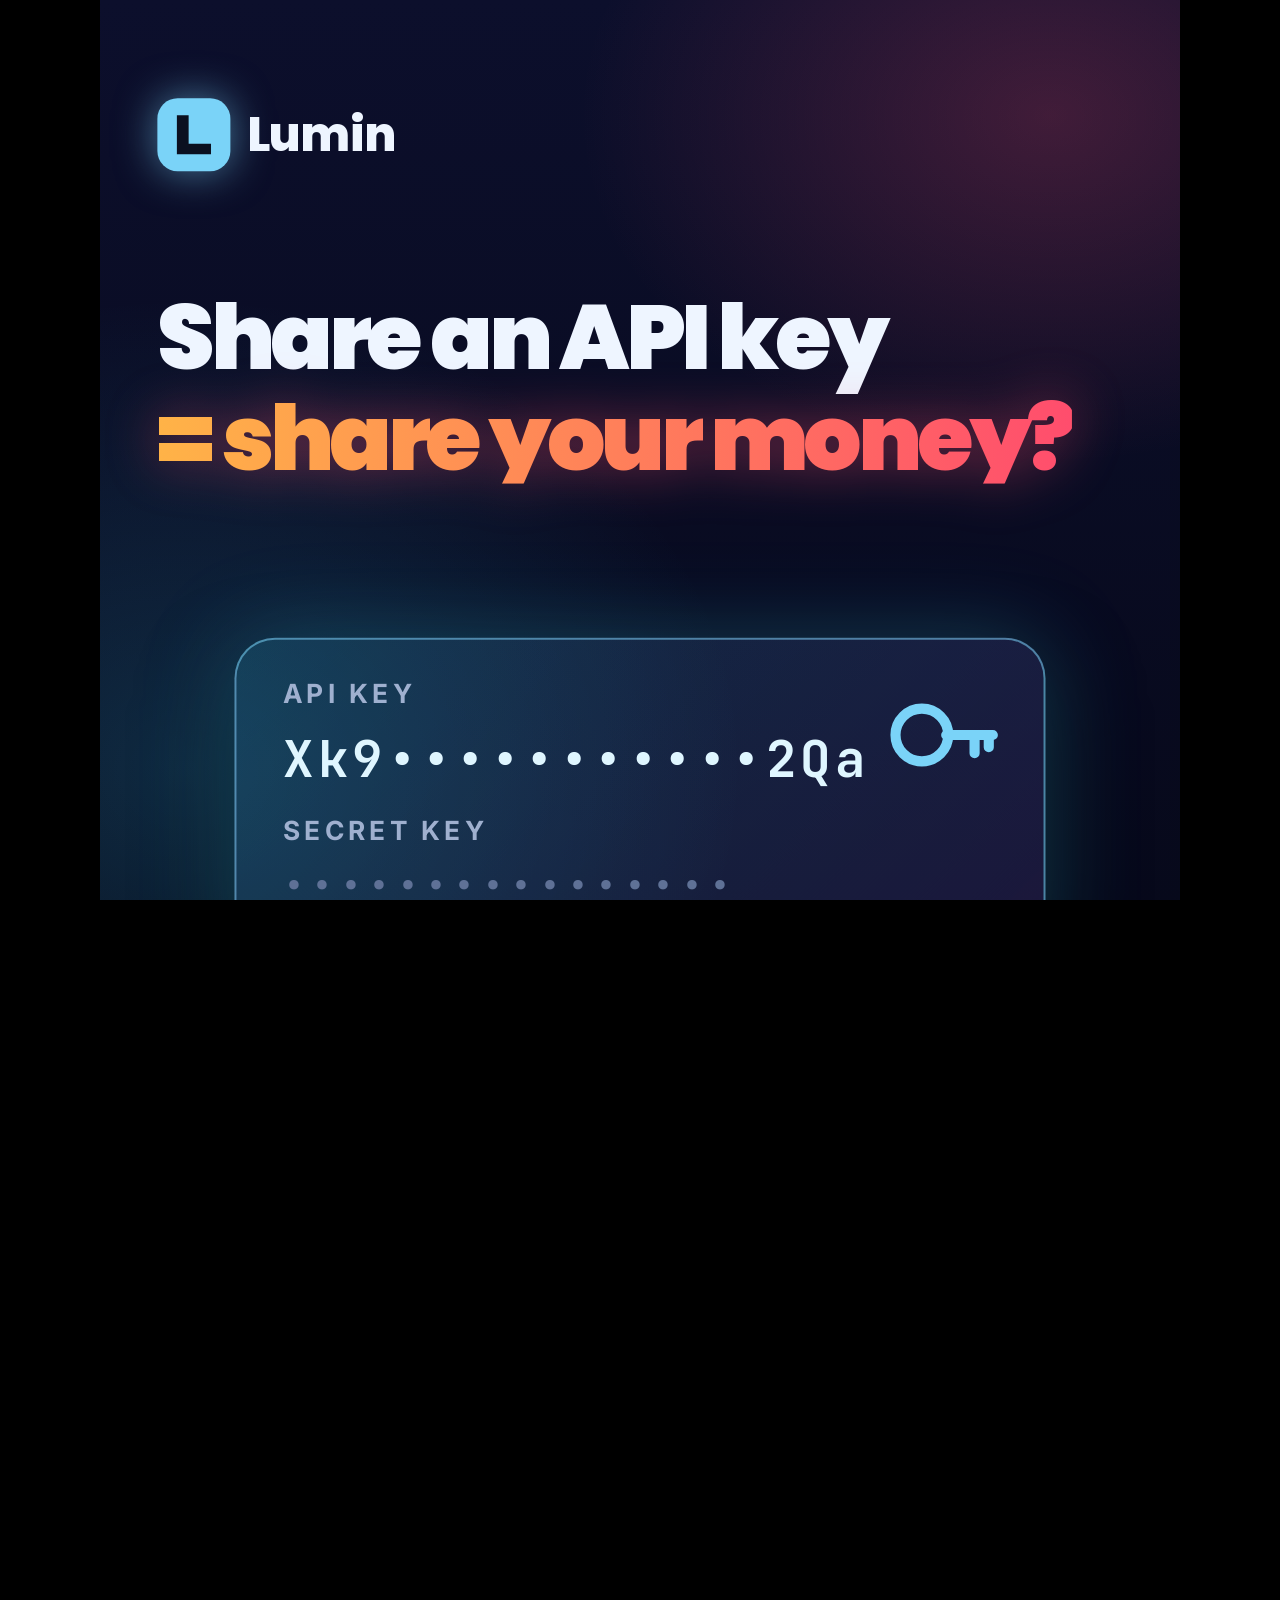
<file: ads/api-connect-reel/index.html>
<!doctype html>
<!--
  REEL — "Share an API key = share your money? NO." (45s awareness, English)

  Owner, 2026-09-26: awareness + guidance on creating a Binance API key and
  connecting it to Lumin Auto Trade. This is the short half; the full,
  follow-along walkthrough is ads/api-connect-guide (2m24s).

  Hook = the fear that stops people connecting a key: "if I give an app my API
  key, can it take my money?" The answer the reel earns is structural, not a
  promise — each line maps to a check the engine enforces
  (360-v2 src/security/binance_connect_validator.py, OWNER_BRIEF B18):
    withdrawals ON  → key rejected           IP not restricted → key rejected
    futures OFF     → key rejected           Lumin IP missing  → key rejected
  Defaults on screen: src/execution/tripwires.py ($500 position cap,
  5 orders/min). The owner asked for "absolutely safer with Lumin"; the
  compliance checklist bans "safe", so the reel says what is true instead —
  "Aapka paisa. Aapka account. Aapka control." and the reasons.

  Frame 0 is the thumbnail: question + masked key card, fully composed.

  Story on a 120 BPM grid:
     0.0– 4.0  HOOK     "API key dena = paisa dena?" → NAHI. stamp at 1.5s
     4.0–11.0  WHY      permissions: Reading ✓ · Futures ✓ · Withdrawals ✕ OFF
    11.0–16.5  IP LOCK  Lumin server → Binance ✓ ; anywhere else → ✕ blocked
    16.5–32.0  3 STEPS  Binance: API banao → Lumin: paste (3 checks) → Live ON
    32.0–38.5  CONTROL  secret sirf app mein · defaults · disconnect anytime
    38.5–45.0  END      where to find it + ASCI disclaimer (6.5s, ≥5s rule)
-->
<html data-duration="45000">
<head>
<meta charset="utf-8">
<title>Lumin — Share an API key = share your money?</title>
<link rel="stylesheet" href="../_shared/base.css">
<link rel="stylesheet" href="../_shared/guide.css">
<style>
  #stage {
    background:
      radial-gradient(760px 560px at 88% 6%, rgba(255,77,109,.22), transparent 62%),
      radial-gradient(900px 760px at 8% 40%, rgba(56,214,255,.16), transparent 62%),
      radial-gradient(1100px 800px at 50% 110%, rgba(34,227,155,.16), transparent 60%),
      linear-gradient(180deg, #0c0f2c 0%, #060818 55%, #02030b 100%);
  }
  #cam { position:absolute; inset:0; transform-origin: 50% 42%; }
  #flash { position:absolute; inset:0; background:#fff; opacity:0; pointer-events:none; z-index:50; mix-blend-mode:overlay; }
  .brand-mini { position:absolute; left:64px; top:108px; display:flex; align-items:center; gap:16px; z-index:30; }
  .brand-mini .logo { width:72px; height:72px; border-radius:20px; }
  .brand-mini .logo svg { width:34px; height:40px; }
  .brand-mini span { font:800 46px/1 "Poppins"; letter-spacing:-1px; }

  .hook { font:900 110px/0.98 "Poppins"; letter-spacing:-4px; }
  .hook.w { background: linear-gradient(90deg, #ffb347, #ff4d6d); -webkit-background-clip:text; background-clip:text; color:transparent;
    filter: drop-shadow(0 0 26px rgba(255,77,109,.45)); }
  .stampx { position:absolute; padding:18px 48px; border-radius:26px; border:8px solid var(--green); color:var(--green);
    font:900 150px/1 "Poppins"; letter-spacing:4px; background:rgba(4,20,13,.85); box-shadow:0 0 80px rgba(34,227,155,.6); }

  .keycard { position:absolute; left:140px; top:640px; width:800px; height:340px; border-radius:40px; padding:40px 46px;
    background: linear-gradient(135deg, rgba(56,214,255,.16), rgba(155,107,255,.14)); border:2px solid rgba(122,211,248,.55);
    box-shadow: 0 0 90px rgba(56,214,255,.25), 0 40px 90px rgba(0,0,0,.6); }
  .keycard .k { font:800 26px/1 "Inter"; letter-spacing:4px; color:var(--muted); }
  .keycard .m { font:700 50px/1 "Mono"; margin-top:26px; letter-spacing:4px; color:#dff6ff; }
  .keycard .m2 { font:700 36px/1 "Mono"; margin-top:22px; letter-spacing:6px; color:var(--dim); }
  .keyicon { position:absolute; right:40px; top:34px; width:120px; height:120px; }
  .wallet { position:absolute; left:340px; top:1030px; width:400px; padding:22px 30px; border-radius:26px; text-align:center;
    background:rgba(8,14,36,.92); border:2px dashed rgba(255,197,66,.7); font:800 34px/1.2 "Inter"; color:#ffe6ad; }

  .perm { position:absolute; left:90px; right:90px; display:flex; align-items:center; gap:26px; padding:28px 34px; border-radius:26px;
    background:rgba(13,24,56,.92); border:2px solid rgba(255,255,255,.14); font:700 44px/1 "Inter"; }
  .perm .grow { flex:1; }
  .perm .tag { font-size:30px; padding:12px 22px; }

  .node { position:absolute; width:300px; height:170px; border-radius:30px; display:grid; place-items:center; text-align:center; }
  .node b { display:block; font:900 38px/1.1 "Poppins"; }
  .node span { display:block; font:600 26px/1.3 "Inter"; color:#cfe3ff; margin-top:6px; }
  .beam { position:absolute; height:10px; border-radius:10px; }
  .beam.g { background: linear-gradient(90deg, #38d6ff, #22e39b); box-shadow:0 0 26px rgba(56,214,255,.9); }
  .beam.r { background: repeating-linear-gradient(90deg, #ff4d6d 0 26px, transparent 26px 44px); box-shadow:0 0 20px rgba(255,77,109,.7); }
  .badge { position:absolute; width:96px; height:96px; border-radius:50%; display:grid; place-items:center; font:900 52px/1 "Poppins"; }

  .stepcard { position:absolute; left:64px; right:64px; top:470px; height:120px; display:flex; align-items:center; gap:26px; padding:0 30px;
    border-radius:28px; background:rgba(13,24,56,.94); border:3px solid var(--cyan); box-shadow:0 0 50px rgba(56,214,255,.35); }
  .stepcard.bnb { border-color:var(--amber); box-shadow:0 0 50px rgba(255,197,66,.3); }
  .stepcard .n { width:76px; height:76px; border-radius:50%; flex:none; display:grid; place-items:center; font:900 40px/1 "Poppins";
    background:var(--cyan); color:#041022; }
  .stepcard.bnb .n { background:var(--amber); color:#1a1100; }
  .stepcard b { font:800 46px/1.1 "Poppins"; }
  .stepcard small { display:block; font:700 22px/1 "Inter"; letter-spacing:3px; color:var(--muted); margin-bottom:8px; }

  .rule { position:absolute; left:64px; right:64px; display:flex; gap:24px; align-items:center; padding:26px 30px; border-radius:26px;
    background:rgba(13,24,56,.92); border:2px solid; font:700 38px/1.25 "Inter"; }
  .rule .ic { width:74px; height:74px; flex:none; border-radius:22px; display:grid; place-items:center; font:900 38px/1 "Poppins"; }
  .rule small { display:block; font:500 27px/1.3 "Inter"; color:#cfe3ff; margin-top:6px; }

  .shield { position:absolute; left:80px; right:80px; padding:22px 28px; border-radius:26px; display:flex; gap:24px; align-items:center;
    background:rgba(40,8,18,.9); border:2px solid rgba(255,77,109,.6); box-shadow:0 0 50px rgba(255,77,109,.25); }
  .shield b { font:800 36px/1.15 "Poppins"; color:#fff; }
  .shield span { display:block; font:600 28px/1.3 "Inter"; color:#ffb3c1; margin-top:4px; }
  .eq { position:absolute; left:0; right:0; top:1470px; height:250px; display:flex; align-items:flex-end; justify-content:center; gap:10px; opacity:.5; }
  .eq i { display:block; width:22px; border-radius:12px 12px 4px 4px; background: linear-gradient(180deg, #38d6ff, rgba(155,107,255,.2)); }
</style>
</head>
<body>
<!-- Cue list for tools/soundtrack.py. Times in ms. Keep in step with the scenes. -->
<script type="application/json" id="soundtrack">
{
  "bpm": 120,
  "prog": "dark",
  "music_from": 0,
  "drums_from": 4000,
  "music_until": 38500,
  "end": 45000,
  "sfx": [
    [0, "glitch"], [200, "sub"], [1000, "riser1"], [1500, "stamp"], [1500, "impact"],
    [4000, "whoosh"], [4000, "impact"], [5000, "tick"], [5500, "tick"], [6000, "alarm"],
    [8000, "lock"], [9500, "ding"],
    [11000, "whoosh"], [11000, "impact"], [12000, "zap"], [13500, "shatter"], [14500, "lock"],
    [16500, "whoosh"], [16500, "impact"], [17500, "tick"], [18000, "tick"], [18500, "alarm"],
    [21500, "whoosh"], [22500, "tap"], [23500, "tap"], [24500, "hit"], [25000, "hit"], [25500, "hit"],
    [26500, "whoosh"], [28500, "tap"], [29000, "toggle"], [29500, "ding"],
    [31500, "riser1"], [32000, "whoosh"], [32000, "impact"], [32500, "hit"], [34000, "hit"], [35500, "hit"],
    [37500, "riser1"], [38500, "impact"], [38500, "whoosh"]
  ]
}
</script>

<div id="stage" data-end-at="38500" data-poster="0">
<div id="cam">
  <div class="grid-floor" style="opacity:.3"></div>
  <div class="eq" id="eq"></div>
  <div class="brand-mini" data-w="-,0,38300">
    <div class="logo" data-logo></div><span>Lumin</span>
  </div>

  <!-- ============ A. HOOK — thumbnail (0–4s) ============ -->
  <div class="abs" style="left:64px; top:300px" data-w="-,0,3950">
    <div class="hook" style="font-size:90px">Share an API key</div>
    <div class="hook w" style="margin-top:12px; font-size:90px">= share your money?</div>
  </div>
  <div class="keycard" data-w="-,0,3950">
    <div class="k">API KEY</div>
    <div class="m">Xk9•••••••••••2Qa</div>
    <div class="k" style="margin-top:34px">SECRET KEY</div>
    <div class="m2">••••••••••••••••</div>
    <svg class="keyicon" viewBox="0 0 120 120"><circle cx="40" cy="60" r="26" fill="none" stroke="#7ad3f8" stroke-width="10"/><path d="M64 60h46M92 60v18M106 60v12" stroke="#7ad3f8" stroke-width="10" stroke-linecap="round"/></svg>
  </div>
  <div class="wallet" data-w="-,0,3950">Your wallet 💰</div>
  <div class="stampx" style="left:290px; top:760px" data-base="rotate(-8deg)" data-w="pop,1500,3950">NO.</div>
  <div class="abs center-x" style="top:1180px; width:100%; text-align:center" data-w="up,2200,3950">
    <span class="h3" style="font-size:44px; color:#cfe3ff">Here is why, in 40 seconds.</span>
  </div>

  <!-- ============ B. WHY — permissions (4–11s) ============ -->
  <div class="abs" style="left:64px; top:292px" data-w="left,4000,10950">
    <div class="h2" style="font-size:72px">Lumin only gets</div>
    <div class="h2" style="font-size:72px"><span class="grad">access to trade.</span></div>
  </div>
  <div class="perm" style="top:520px" data-w="left,5000,10950"><div class="cb on"></div><div class="grow">Reading</div><span class="tag on">ON</span></div>
  <div class="perm" style="top:660px" data-w="left,5500,10950"><div class="cb on"></div><div class="grow">Futures</div><span class="tag on">ON</span></div>
  <div class="perm" style="top:800px; border-color:var(--red); box-shadow:0 0 50px rgba(255,77,109,.35)" data-w="left,6000,10950">
    <div class="cb"></div><div class="grow">Withdrawals</div><span class="tag off">OFF 🔒</span></div>
  <div class="shield" style="top:960px" data-w="up,8000,10950">
    <div class="tick cross" data-cross></div>
    <div><b>A key with withdrawals ON?</b><span>Lumin rejects it automatically.</span></div>
  </div>
  <div class="abs center-x" style="top:1170px; width:100%; text-align:center" data-w="up,9500,10950">
    <span class="h3" style="font-size:46px">Funds <span class="grad-green">stay in your Binance.</span></span>
  </div>

  <!-- ============ C. IP LOCK (11–16.5s) ============ -->
  <div class="abs" style="left:64px; top:292px" data-w="left,11000,16450">
    <div class="h2" style="font-size:72px">The key only works</div>
    <div class="h2" style="font-size:72px"><span class="grad">from Lumin's server.</span></div>
  </div>
  <div class="node card" style="left:70px; top:560px" data-w="pop,11300,16450"><div><b style="color:var(--brand)">Lumin</b><span>server IP</span></div></div>
  <div class="beam g" style="left:370px; top:640px; width:340px" data-w="wipe,12000,16450"></div>
  <div class="node card green" style="left:710px; top:560px" data-w="pop,12300,16450"><div><b style="color:var(--amber)">Binance</b><span>your account</span></div></div>
  <div class="badge" style="left:492px; top:548px; background:var(--green); color:#04140d" data-w="pop,12400,16450">✓</div>

  <div class="node card red" style="left:70px; top:880px" data-w="pop,13000,16450"><div><b style="color:#ffb3c1">Anyone else</b><span>from anywhere</span></div></div>
  <div class="beam r" style="left:370px; top:960px; width:340px" data-w="wipe,13200,16450"></div>
  <div class="node card" style="left:710px; top:880px" data-w="pop,13000,16450"><div><b style="color:var(--amber)">Binance</b><span>your account</span></div></div>
  <div class="badge" style="left:492px; top:868px; background:var(--red); color:#2a0710" data-w="pop,13500,16450">✕</div>
  <div class="abs center-x" style="top:1150px; width:100%; text-align:center" data-w="up,14500,16450">
    <span class="h3" style="font-size:48px">Anywhere else? <span class="grad-warm">Blocked.</span></span>
  </div>

  <!-- ============ D. 3 STEPS (16.5–32s) ============ -->
  <div class="abs" style="left:64px; top:292px" data-w="left,16500,31950">
    <div class="h2" style="font-size:76px">Setup: <span class="grad-green">3 steps.</span></div>
  </div>

  <!-- 1: Binance -->
  <div class="stepcard bnb" data-w="up,16800,21450"><div class="n">1</div><div><small>BINANCE APP</small><b>Create an API key</b></div></div>
  <div class="screen bnb" style="top:640px; height:560px" data-w="up,17200,21450">
    <div class="bar">Edit restrictions<span class="who">BINANCE</span></div>
    <div class="srow"><div class="cb on"></div><div class="grow">Enable Futures</div><span class="tag on">ON</span></div>
    <div class="srow"><div class="cb"></div><div class="grow">Enable Withdrawals</div><span class="tag off">OFF</span>
      <div class="ring red" data-w="fade,18500,21450"></div></div>
    <div class="srow"><div class="radio on"></div><div class="grow">Restrict access to trusted IPs only<span class="sub">Lumin's IP — copy it from the app</span></div></div>
    <span class="illus">ILLUSTRATION</span>
  </div>

  <!-- 2: Lumin paste -->
  <div class="stepcard" data-w="up,21500,26450"><div class="n">2</div><div><small>LUMIN APP</small><b>Paste the key</b></div></div>
  <div class="screen" style="top:640px; height:580px" data-w="up,21800,26450">
    <div class="bar">Server-side auto-trade<span class="who">LUMIN</span></div>
    <div class="field"><label>API key</label><div class="v"><span data-w="wipe,22500,-" style="display:inline-block">Xk9•••••••••••••••2Qa</span></div></div>
    <div class="field"><label>API secret</label><div class="v"><span data-w="wipe,23500,-" style="display:inline-block">••••••••••••••••••••</span></div></div>
    <div style="padding:10px 34px; font:700 32px/1.55 Inter">
      <div data-w="left,24500,-">✅ Withdraw disabled</div>
      <div data-w="left,25000,-">✅ Futures enabled</div>
      <div data-w="left,25500,-">✅ IP access list OK</div>
    </div>
  </div>

  <!-- 3: Live ON -->
  <div class="stepcard" data-w="up,26500,31950"><div class="n">3</div><div><small>LUMIN APP</small><b>Turn Live Trading ON</b></div></div>
  <div class="screen" style="top:640px; height:420px" data-w="up,26800,31950">
    <div class="bar">Auto-trade<span class="who">LUMIN</span></div>
    <div class="srow"><div class="grow">Live Trading<span class="sub">Real orders on your Binance account</span></div>
      <div class="swwrap"><div class="sw stack"><i></i></div><div class="sw on stack" data-w="fade,29000,-"><i></i></div></div>
      <i class="tap" data-t="28500" style="left:790px; top:50%"></i></div>
    <div class="srow"><div class="grow">Paper Trading<span class="sub">If you want to practise first</span></div>
      <div class="swwrap"><div class="sw stack"><i></i></div></div></div>
  </div>
  <div class="abs center-x" style="top:1110px; width:100%; text-align:center" data-w="up,29500,31950">
    <span class="h3" style="font-size:46px">Signal → <span class="grad-green">order on your account.</span></span>
  </div>

  <!-- ============ E. CONTROL (32–38.5s) ============ -->
  <div class="abs" style="left:64px; top:292px" data-w="pop,32000,38450">
    <div class="h2" style="font-size:60px">Your money.</div>
    <div class="h2" style="font-size:60px">Your account. <span class="grad-green">Your control.</span></div>
  </div>
  <div class="rule" style="top:500px; border-color:var(--amber)" data-w="left,32500,38450">
    <div class="ic" style="background:rgba(255,197,66,.14); color:var(--amber)">!</div>
    <div>Paste the secret only into the Lumin app.<small>The Lumin team never asks for your key on DM / WhatsApp.</small></div>
  </div>
  <div class="rule" style="top:710px; border-color:var(--cyan)" data-w="left,34000,38450">
    <div class="ic" style="background:rgba(56,214,255,.14); color:var(--cyan)">$</div>
    <div>Default limit<small>$500 max position · 5 orders/min</small></div>
  </div>
  <div class="rule" style="top:900px; border-color:var(--green)" data-w="left,35500,38450">
    <div class="ic" style="background:rgba(34,227,155,.14); color:var(--green)">⏻</div>
    <div>Disconnect anytime<small>From the Lumin app, or by deleting the key on Binance.</small></div>
  </div>

  <!-- ============ F. END (38.5–45s, 6.5s) ============ -->
  <div class="abs center-x" style="top:292px; width:100%; text-align:center" data-in="pop" data-at="38500" data-dur="500">
    <div style="display:flex; align-items:center; justify-content:center; gap:22px">
      <div class="logo" style="width:104px; height:104px; border-radius:28px" data-logo-lg></div>
      <div style="font:900 84px/1 Poppins; letter-spacing:-2px">Lumin</div>
    </div>
    <div class="h2" style="margin-top:28px; font-size:64px">Your key.</div>
    <div class="h2" style="margin-top:4px; font-size:64px"><span class="grad">Connected on your terms.</span></div>
  </div>
  <div class="abs center-x" style="top:640px; text-align:center; width:100%" data-in="up" data-at="38800" data-dur="450">
    <div class="cta glow-pulse" style="font-size:40px">Menu › Auto-trade &amp; execution</div>
    <div class="body" style="margin-top:22px; color:#cfe3ff">app.luminapp.org &nbsp;·&nbsp; Google Play</div>
  </div>
  <div class="disclaimer" style="top:865px" data-in="fade" data-at="38500" data-dur="300">
    <h4>RISK DISCLAIMER</h4>
    <p>Crypto products and NFTs are unregulated and can be highly risky. There may be no regulatory recourse for any loss from such transactions.</p>
    <small>Futures trading carries a high risk of loss. Signals are not financial advice. 18+ only.</small>
  </div>
</div>
<div id="flash"></div>
</div>

<script>
/* Same shorthand as api-connect-guide: data-w="IN,AT,UNTIL", .tap[data-t]. */
document.querySelectorAll("[data-w]").forEach((el) => {
  const [kind, at, until] = el.dataset.w.split(",");
  if (kind !== "-") { el.dataset.in = kind; el.dataset.at = at; el.dataset.dur = kind === "wipe" ? "600" : kind === "pop" ? "300" : "350"; }
  if (until !== "-") { el.dataset.out = "fade"; el.dataset.until = until; el.dataset.odur = "220"; }
});
document.querySelectorAll(".tap[data-t]").forEach((el) => {
  const t = +el.dataset.t;
  Object.assign(el.dataset, { in: "pop", at: t - 150, dur: "200", out: "fade", until: t + 450, odur: "200" });
});
</script>
<script src="../_shared/runtime.js"></script>
<script>
(function () {
  let seed = 7;
  const rnd = () => ((seed = (seed * 16807) % 2147483647) / 2147483647);
  const L = '<svg viewBox="0 0 46 52"><path d="M0 0h16v38h30v14H0z" fill="#0b1020"/></svg>';
  const CROSS = '<svg viewBox="0 0 32 32"><path d="M9 9l14 14M23 9L9 23" stroke="#2a0710" stroke-width="5" stroke-linecap="round"/></svg>';
  document.querySelectorAll("[data-logo]").forEach((el) => (el.innerHTML = L));
  document.querySelectorAll("[data-logo-lg]").forEach((el) => (el.innerHTML = L.replace('viewBox', 'style="width:50px;height:58px" viewBox')));
  document.querySelectorAll("[data-cross]").forEach((el) => (el.innerHTML = CROSS));

  const eq = document.getElementById("eq");
  const bars = [];
  for (let i = 0; i < 34; i++) { const b = document.createElement("i"); eq.appendChild(b); bars.push([b, rnd(), rnd()]); }

  const BEAT = 500, DRUMS = 4000, MUSIC_END = 38500;
  const cam = document.getElementById("cam"), flash = document.getElementById("flash");
  const CUTS = [4000, 11000, 16500, 21500, 26500, 32000, 38500];

  Ad.onFrame((t) => {
    const since = t % BEAT;
    const kick = t >= DRUMS && t < MUSIC_END ? Math.exp(-since / 110) : 0;
    let sceneStart = 0; for (const c of CUTS) if (t >= c) sceneStart = c;
    const drift = Math.min(1, (t - sceneStart) / 3000);
    // Shake on the NAHI stamp.
    const s = t - 1500; const shake = s >= 0 && s < 300 ? Math.sin(s / 14) * 10 * (1 - s / 300) : 0;
    cam.style.transform = `translate(${shake.toFixed(1)}px, 0) scale(${(1 + 0.03 * drift + 0.008 * kick).toFixed(4)})`;
    let f = 0; for (const c of [1500, ...CUTS]) { const d = t - c; if (d >= 0 && d < 180) f = Math.max(f, 1 - d / 180); }
    flash.style.opacity = (0.5 * f).toFixed(3);
    bars.forEach(([b, a, c], i) => {
      const wave = 0.5 + 0.5 * Math.sin(t / 180 + i * 0.55 + a * 6);
      const energy = t < MUSIC_END ? (t < DRUMS ? 0.2 : 0.35 + 0.65 * kick) : 0.12;
      b.style.height = `${(18 + 210 * energy * (0.35 + 0.65 * wave) * (0.5 + c * 0.5)).toFixed(0)}px`;
    });
  });
})();
</script>
</body>
</html>
</file>
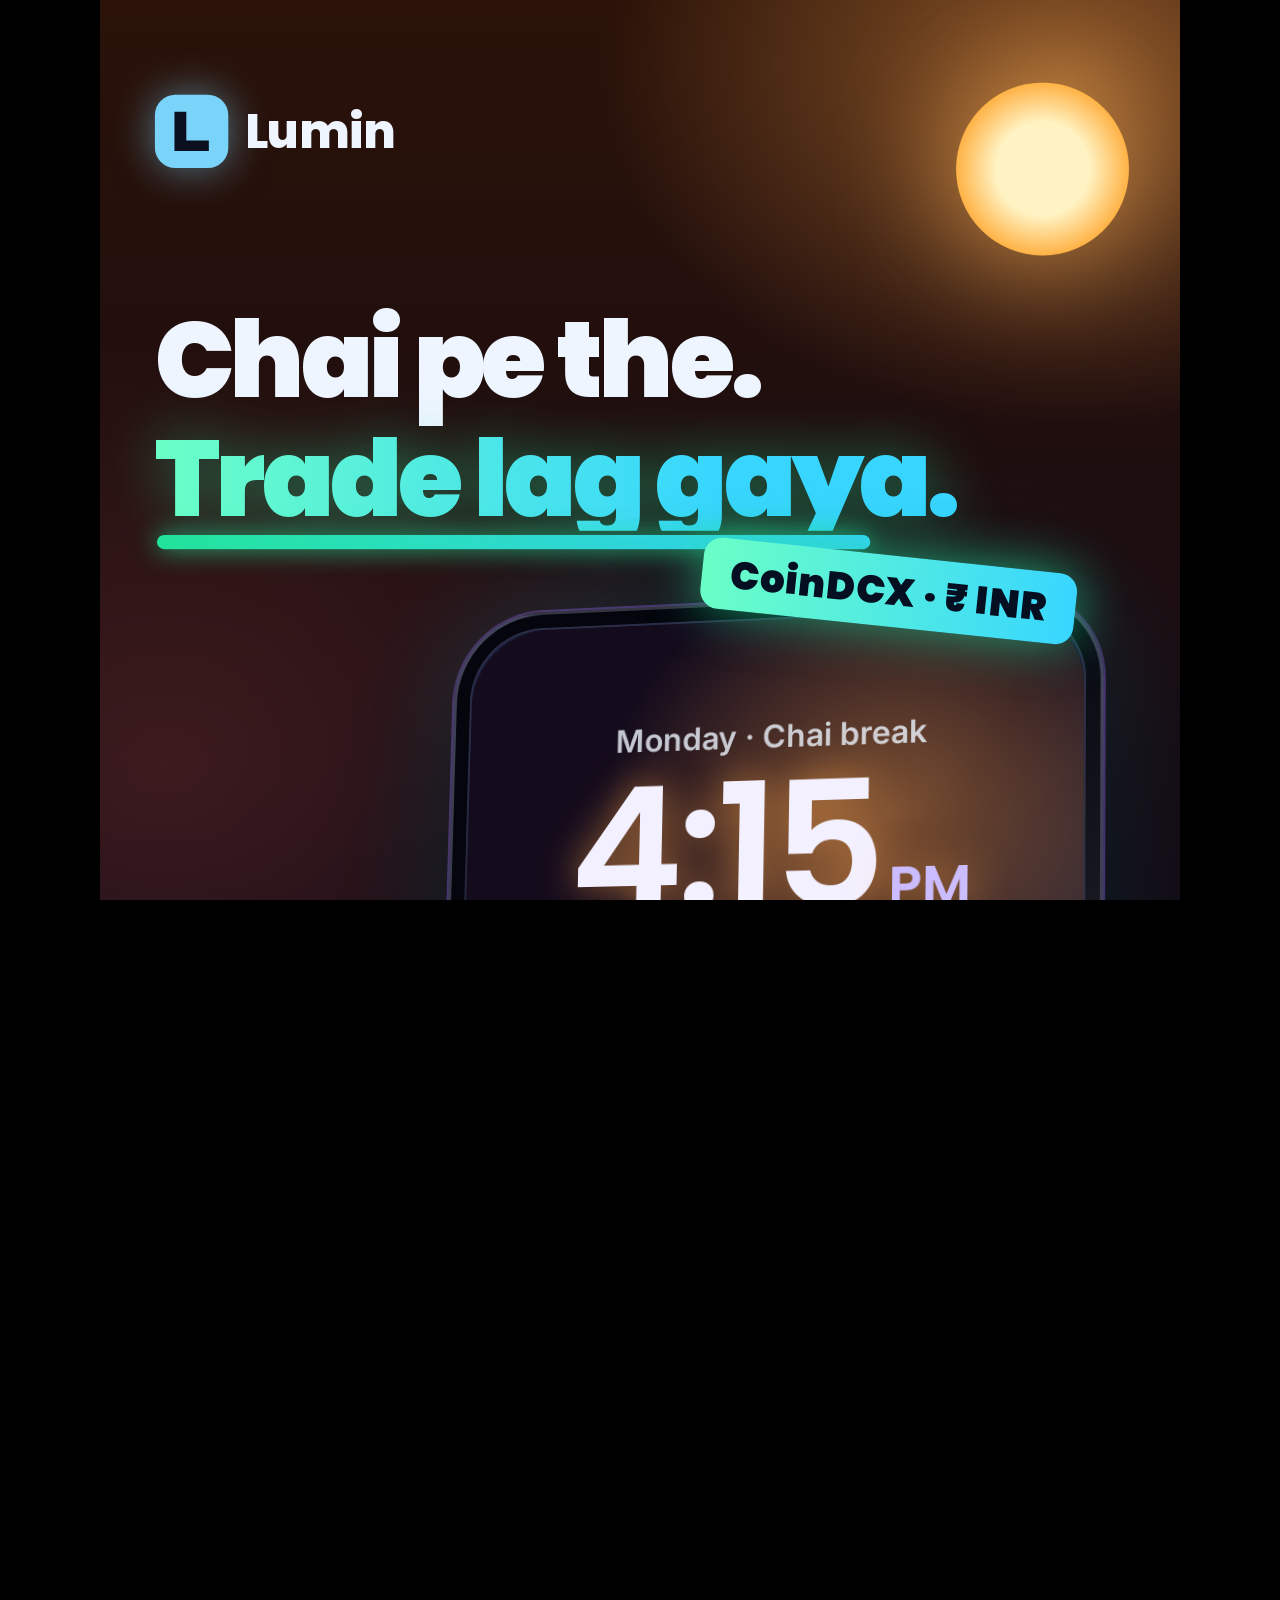
<file: ads/chai-break/index.html>
<!doctype html>
<!--
  CHAI BREAK — "Chai pe the. Trade lag gaya."   (hook test #4, added 2026-09-28)
  The 3 AM idea moved to an ordinary Indian afternoon, for the CoinDCX launch:
  the viewer is not asleep, just away from the screen for a cutting chai.
  Test: RELATABLE (everyday moment) vs the other three hooks. Offer and
  disclaimer match the others; the exchange shown is CoinDCX (₹ INR margin).

  Frame 0 is the thumbnail: headline, chai glass with steam, phone showing the
  CoinDCX Auto Trade notification. Fully readable with no motion.

    0.0–2.5s  HOOK   4:15 PM, chai; phone: CoinDCX Auto Trade — entry/stop/target
    2.5–5.0s  HOW    "Kaise?" engine scans 24/7, 75+ pairs, every 15s → setup
    5.0–8.5s  SIGNAL the signal, then 1 entry · 1 stop · 1 exit on the beat
    8.5–12.5s AUTO   toggle ON → your own CoinDCX account (₹ INR margin)
                     → entry/stop/target; Lumin has no withdrawal path
    12.5–18s  END    CTA + ASCI disclaimer, 5.5s (≥5s rule)

  Claims audit: docs/compliance-checklist.md (CoinDCX rows). No P&L, no %, no
  win rate. Prices marked ILLUSTRATION. "CoinDCX" in plain text, no logo.
  The chai glass is drawn in CSS: no emoji, no stock image, nothing to license.
-->
<html data-duration="18000">
<head>
<meta charset="utf-8">
<title>Lumin — Chai pe the</title>
<link rel="stylesheet" href="../_shared/base.css">
<style>
  #stage {
    background:
      radial-gradient(760px 560px at 90% 4%, rgba(255,166,77,.45), transparent 62%),
      radial-gradient(900px 700px at 6% 40%, rgba(255,110,90,.16), transparent 62%),
      radial-gradient(1100px 800px at 50% 108%, rgba(34,227,155,.16), transparent 60%),
      linear-gradient(180deg, #2a1208 0%, #150a14 45%, #070512 100%);
  }
  #cam { position:absolute; inset:0; transform-origin: 50% 42%; }
  .star { position:absolute; border-radius:50%; background:#fff; }
  .moon { position:absolute; right:60px; top:96px; width:170px; height:170px; border-radius:50%;
    background: radial-gradient(circle, #fff3c4 0 38%, #ffb347 70%, rgba(255,140,60,0) 72%);
    filter: drop-shadow(0 0 60px rgba(255,180,90,.8)); }
  #stars { display:none; }
  /* cutting chai: glass, tea, foam line, steam */
  .chai { position:absolute; left:40px; top:1120px; width:300px; height:420px; z-index:20; }
  .glass { position:absolute; left:40px; bottom:0; width:220px; height:300px;
    clip-path: polygon(0 0, 100% 0, 88% 100%, 12% 100%);
    background: linear-gradient(90deg, rgba(255,255,255,.28), rgba(255,255,255,.08) 30%, rgba(255,255,255,.18) 70%, rgba(255,255,255,.34)); }
  .tea { position:absolute; left:40px; bottom:0; width:220px; height:240px;
    clip-path: polygon(3% 0, 97% 0, 88% 100%, 12% 100%);
    background: linear-gradient(180deg, #e9b77a 0 7%, #b9692e 8%, #8a4719 60%, #5e2e0f 100%);
    box-shadow: 0 0 80px rgba(255,160,80,.35); }
  .glass-ridge { position:absolute; left:40px; bottom:0; width:220px; height:300px;
    clip-path: polygon(0 0, 100% 0, 88% 100%, 12% 100%);
    background: repeating-linear-gradient(90deg, transparent 0 26px, rgba(255,255,255,.14) 27px 30px); }
  .rim { position:absolute; left:34px; bottom:292px; width:232px; height:16px; border-radius:10px;
    background: rgba(255,255,255,.35); }
  .steam { position:absolute; bottom:320px; width:26px; height:120px; border-radius:30px;
    background: linear-gradient(180deg, rgba(255,255,255,0), rgba(255,255,255,.5) 50%, rgba(255,255,255,0));
    filter: blur(6px); }

  .brand-mini { position:absolute; left:64px; top:108px; display:flex; align-items:center; gap:16px; z-index:30; }
  .brand-mini .logo { width:72px; height:72px; border-radius:20px; }
  .brand-mini .logo svg { width:34px; height:40px; }
  .brand-mini span { font:800 46px/1 "Poppins"; letter-spacing:-1px; }

  .hook { font:900 104px/0.98 "Poppins"; letter-spacing:-4px; }
  .hook.g { background: linear-gradient(90deg, #6affc6, #38d6ff 70%); -webkit-background-clip:text; background-clip:text; color:transparent;
    filter: drop-shadow(0 0 28px rgba(34,227,155,.45)); }
  .underline { position:absolute; height:14px; border-radius:14px; background: linear-gradient(90deg, #22e39b, #38d6ff);
    box-shadow: 0 0 24px rgba(34,227,155,.8); }

  /* phone: outer div is tweened by the runtime, inner .ph carries the 3D pose */
  .phone-wrap { position:absolute; left:330px; top:590px; width:660px; height:1140px; perspective:2200px; }
  .ph { position:absolute; inset:0; border-radius:92px; transform-style:preserve-3d;
    background: linear-gradient(165deg, #1b1f3d 0%, #0b0d22 40%, #070818 100%);
    border:3px solid rgba(255,255,255,.18);
    box-shadow: inset 0 0 0 14px #04050d, inset 0 0 0 16px rgba(255,255,255,.08),
      0 0 0 2px rgba(155,107,255,.35), 0 60px 140px rgba(0,0,0,.75), 0 0 120px rgba(56,214,255,.22); overflow:hidden; }
  .ph::before { content:""; position:absolute; left:50%; top:30px; width:170px; height:44px; margin-left:-85px; border-radius:30px; background:#02030a; }
  .ph .wall { position:absolute; inset:16px; border-radius:78px;
    background: radial-gradient(420px 380px at 70% 18%, rgba(255,166,77,.45), transparent 70%),
      radial-gradient(400px 400px at 20% 90%, rgba(56,214,255,.24), transparent 70%), #140b1c; }
  .ph .glare { position:absolute; inset:0; border-radius:92px; pointer-events:none;
    background: linear-gradient(115deg, transparent 30%, rgba(255,255,255,.10) 42%, transparent 52%); }
  .lock-date { position:absolute; left:0; right:0; top:120px; text-align:center; font:600 32px/1 "Inter"; color:rgba(238,245,255,.8); }
  .lock-time { position:absolute; left:0; right:0; top:160px; text-align:center; font:600 176px/1 "Poppins"; letter-spacing:-6px; color:#f3f0ff;
    text-shadow: 0 0 40px rgba(255,166,77,.6); }
  .lock-ampm { font-size:54px; letter-spacing:0; margin-left:8px; color:#cbbcff; }
  .notif { position:absolute; left:34px; right:34px; padding:24px 26px; border-radius:36px;
    background: rgba(24,28,58,.86); border:2px solid rgba(255,255,255,.14);
    box-shadow: 0 18px 50px rgba(0,0,0,.5); display:flex; gap:20px; align-items:flex-start; }
  .notif.hot { border-color: rgba(34,227,155,.75); box-shadow: 0 0 50px rgba(34,227,155,.35), 0 18px 50px rgba(0,0,0,.5); }
  .notif .mini { width:72px; height:72px; border-radius:20px; background:var(--brand); display:grid; place-items:center; flex:none;
    box-shadow: 0 0 20px rgba(122,211,248,.6); }
  .notif .mini svg { width:32px; height:38px; }
  .notif .a { font:700 25px/1.2 "Inter"; color:#aab4d6; display:flex; justify-content:space-between; }
  .notif .b { font:800 35px/1.18 "Inter"; color:#fff; margin-top:6px; }
  .notif .c { font:600 29px/1.3 "Inter"; color:#bff5de; margin-top:6px; }
  .ok { color:var(--green); }

  .sticker { position:absolute; padding:16px 28px; border-radius:18px; font:900 38px/1 "Poppins"; letter-spacing:1px;
    color:#041022; background: linear-gradient(90deg, #6affc6, #38d6ff); box-shadow: 0 0 50px rgba(34,227,155,.65); }

  /* scene B */
  .kaise { font:900 190px/1 "Poppins"; letter-spacing:-6px; }
  .radar { position:absolute; left:50%; top:600px; width:560px; height:560px; margin-left:-280px; border-radius:50%;
    background: radial-gradient(circle, rgba(56,214,255,.12) 0 22%, transparent 23%),
      repeating-radial-gradient(circle, transparent 0 68px, rgba(56,214,255,.3) 69px 71px);
    border:2px solid rgba(56,214,255,.55); box-shadow: 0 0 90px rgba(56,214,255,.25) inset, 0 0 70px rgba(56,214,255,.22); }
  .sweep { position:absolute; inset:0; border-radius:50%;
    background: conic-gradient(from 0deg, rgba(56,214,255,.6), rgba(56,214,255,0) 70deg, transparent 360deg);
    animation: spin 1.5s linear infinite; }
  @keyframes spin { to { transform: rotate(360deg); } }
  .chip { position:absolute; padding:14px 22px; border-radius:18px; background:rgba(13,24,56,.94);
    border:2px solid rgba(122,211,248,.35); font:700 28px/1 "Mono"; color:#cfe3ff; }
  .chip.hit { border-color: var(--green); color: var(--green); font-size:40px; padding:20px 30px; box-shadow: 0 0 50px rgba(34,227,155,.7); }
  .lockring { position:absolute; width:420px; height:150px; border-radius:40px; border:4px solid var(--green);
    box-shadow: 0 0 40px rgba(34,227,155,.8); }
  .stat { display:inline-flex; align-items:baseline; gap:10px; margin:0 8px; padding:18px 26px; border-radius:22px;
    background:rgba(56,214,255,.1); border:2px solid rgba(56,214,255,.45); font:800 38px/1 "Poppins"; }
  .stat small { font:600 26px "Inter"; color:var(--muted); }

  /* scene C */
  .beat { display:inline-block; padding:18px 30px; border-radius:22px; font:900 44px/1 "Poppins"; margin:0 6px;
    background:rgba(13,24,56,.94); border:3px solid; }

  /* scene D */
  .toggle { position:absolute; width:250px; height:128px; border-radius:100px; border:3px solid rgba(255,255,255,.25); }
  .knob { position:absolute; top:11px; width:100px; height:100px; border-radius:50%; background:#fff; box-shadow:0 8px 24px rgba(0,0,0,.5); }
  .node { position:absolute; top:560px; width:280px; height:180px; border-radius:30px; display:grid; place-items:center; text-align:center; }
  .beam { position:absolute; left:396px; top:644px; width:288px; height:10px; border-radius:10px;
    background: linear-gradient(90deg, #38d6ff, #22e39b); box-shadow:0 0 26px rgba(56,214,255,.9); }
  .pulse-dot { position:absolute; top:-10px; width:30px; height:30px; border-radius:50%; background:#fff;
    box-shadow:0 0 26px 8px #38d6ff; animation: travel .5s linear infinite; }
  @keyframes travel { from { left:-10px; } to { left:270px; } }
  .xnode { position:absolute; left:640px; top:530px; width:360px; padding:22px 26px; border-radius:30px; display:grid; gap:12px; }
  .xrow { display:flex; align-items:center; justify-content:space-between; padding:14px 20px; border-radius:18px;
    background:rgba(255,255,255,.05); border:2px solid rgba(255,255,255,.12); font:900 36px/1 Poppins; }
  .xrow.new { border-color: rgba(34,227,155,.8); background:rgba(34,227,155,.12); box-shadow:0 0 36px rgba(34,227,155,.45); }
  .newtag { font:900 22px/1 Poppins; letter-spacing:2px; color:#041022; padding:8px 12px; border-radius:10px;
    background: linear-gradient(90deg, #6affc6, #38d6ff); }
  .india { position:absolute; left:80px; right:80px; top:830px; padding:24px 30px; border-radius:28px; text-align:center;
    background: linear-gradient(90deg, rgba(255,153,51,.16), rgba(255,255,255,.05) 50%, rgba(19,136,8,.18));
    border:3px solid rgba(255,197,66,.7); box-shadow:0 0 60px rgba(255,197,66,.3); }
  .india b { display:block; font:900 50px/1.1 Poppins; letter-spacing:-1px; }
  .india span { display:block; font:600 32px/1.3 Inter; color:#ffe3a8; margin-top:8px; }
  .mini-checks { position:absolute; left:0; right:0; top:1030px; display:flex; justify-content:center; gap:14px; }
  .mini-checks .check { padding:16px 22px; gap:14px; font-size:32px; }
  .mini-checks .tick { width:44px; height:44px; }
  .mini-checks .tick svg { width:24px; height:24px; }
  .shield { position:absolute; left:80px; right:80px; top:1152px; padding:22px 28px; border-radius:26px; display:flex; gap:24px; align-items:center;
    background:rgba(40,8,18,.9); border:2px solid rgba(255,77,109,.6); box-shadow:0 0 50px rgba(255,77,109,.25); }
  .shield b { font:800 36px/1.15 "Poppins"; color:#fff; }
  .shield span { display:block; font:600 28px/1.3 "Inter"; color:#ffb3c1; margin-top:4px; }

  /* flash on scene cuts */
  #flash { position:absolute; inset:0; background:#fff; opacity:0; pointer-events:none; z-index:50; mix-blend-mode:overlay; }
  /* lower third: equalizer that moves on the soundtrack's beat grid */
  .eq { position:absolute; left:0; right:0; top:1470px; height:250px; display:flex; align-items:flex-end; justify-content:center; gap:10px; opacity:.55; }
  .eq i { display:block; width:22px; border-radius:12px 12px 4px 4px; background: linear-gradient(180deg, #38d6ff, rgba(155,107,255,.2)); }
</style>
</head>
<body>
<!-- Cue list for tools/soundtrack.py. Times in ms. Keep in step with the scenes. -->
<script type="application/json" id="soundtrack">
{
  "bpm": 120,
  "music_from": 0,
  "music_until": 12500,
  "end": 18000,
  "sfx": [
    [0, "impact"], [60, "ding"], [900, "buzz"], [1400, "ding"],
    [1500, "riser1"], [2500, "impact"], [2500, "whoosh"],
    [3000, "blip"], [3250, "blip"], [3500, "blip"], [3750, "blip"], [4000, "blip"],
    [4300, "lock"], [4000, "riser1"], [5000, "whoosh"], [5000, "impact"],
    [5600, "tick"], [5850, "tick"], [6100, "tick"],
    [7000, "hit"], [7500, "hit"], [8000, "hit"],
    [7500, "riser1"], [8500, "whoosh"], [8500, "impact"],
    [9000, "toggle"], [9500, "zap"], [9650, "hit"], [10250, "ding"], [10750, "tick"], [11000, "tick"], [11250, "tick"],
    [11500, "alarm"], [11500, "riser1"], [12500, "impact"], [12500, "whoosh"]
  ]
}
</script>

<div id="stage" data-end-at="12500" data-poster="0">
<div id="cam">
  <div id="stars"></div>
  <div class="moon" data-out="fade" data-until="2400"></div>
  <div class="eq" id="eq"></div>

  <div class="brand-mini" data-out="fade" data-until="12200">
    <div class="logo" data-logo></div><span>Lumin</span>
  </div>

  <!-- ============ A. HOOK — the thumbnail (0–2.5s) ============ -->
  <div class="abs" style="left:64px; top:318px" data-out="left" data-until="2450" data-odur="250">
    <div class="hook">Chai pe the.</div>
    <div class="hook g" style="margin-top:14px">Trade lag gaya.</div>
  </div>
  <div class="underline" style="left:66px; top:540px; width:700px" data-out="fade" data-until="2450" data-odur="250"></div>

  <div class="phone-wrap" data-out="fade" data-until="2450" data-odur="250">
    <div class="ph" id="ph1">
      <div class="wall"></div>
      <div class="lock-date">Monday · Chai break</div>
      <div class="lock-time">4:15<span class="lock-ampm">PM</span></div>
      <div class="notif hot" style="top:390px">
        <div class="mini" data-logo></div>
        <div style="flex:1">
          <div class="a"><span>LUMIN · AUTO · CoinDCX</span><span>now</span></div>
          <div class="b">BTCUSDT LONG <span class="ok">— live</span></div>
          <div class="c">Entry ✓ &nbsp;Stop-loss ✓ &nbsp;Target ✓</div>
        </div>
      </div>
      <div class="notif" style="top:640px; opacity:.72; transform:scale(.95)">
        <div class="mini" data-logo></div>
        <div style="flex:1">
          <div class="a"><span>LUMIN</span><span>1m</span></div>
          <div class="b" style="font-size:31px">New signal: setup found</div>
        </div>
      </div>
      <div class="glare" id="glare"></div>
    </div>
  </div>
  <div class="sticker" style="left:600px; top:560px" data-base="rotate(6deg)" data-out="fade" data-until="2450" data-odur="250">CoinDCX · ₹ INR</div>
  <div class="chai" data-out="fade" data-until="2450" data-odur="250">
    <div class="steam" id="st1" style="left:90px"></div><div class="steam" id="st2" style="left:140px"></div><div class="steam" id="st3" style="left:190px"></div>
    <div class="tea"></div><div class="glass"></div><div class="glass-ridge"></div><div class="rim"></div>
  </div>

  <!-- ============ B. HOW — engine scans (2.5–5.0s) ============ -->
  <div class="abs" style="left:64px; top:292px" data-in="pop" data-at="2500" data-dur="350" data-out="left" data-until="4950" data-odur="220">
    <div class="kaise">Kaise<span class="grad">?</span></div>
  </div>
  <div class="abs" style="left:66px; top:480px" data-in="left" data-at="2750" data-dur="350" data-out="left" data-until="4950" data-odur="220">
    <div class="h3" style="color:#cfe3ff; font-size:46px">Lumin ka engine <span class="grad-green">24/7 jaagta hai.</span></div>
  </div>
  <div class="radar" data-in="zoom" data-at="2600" data-dur="500" data-out="fade" data-until="4950" data-odur="220"><div class="sweep"></div></div>
  <div id="chips"></div>
  <div class="lockring" style="left:330px; top:824px" data-in="zoom" data-at="4300" data-dur="250" data-out="fade" data-until="4950" data-odur="220"></div>
  <div class="abs center-x" style="top:1195px; width:100%; text-align:center" data-in="up" data-at="3100" data-dur="350" data-out="fade" data-until="4950" data-odur="220">
    <span class="stat">75+ <small>pairs</small></span><span class="stat"><small>har</small> 15 <small>sec</small></span>
  </div>

  <!-- ============ C. SIGNAL (5.0–8.5s) ============ -->
  <div class="abs" style="left:64px; top:292px" data-in="left" data-at="5000" data-dur="350" data-out="left" data-until="8450" data-odur="220">
    <div class="h1" style="font-size:96px">Setup bante hi</div>
  </div>
  <div class="abs" style="left:64px; top:394px" data-in="left" data-at="5120" data-dur="350" data-out="left" data-until="8450" data-odur="220">
    <div class="h1" style="font-size:96px"><span class="grad">signal.</span></div>
  </div>

  <div class="card" style="left:90px; top:540px; width:900px; height:590px; padding:38px 46px" data-in="up" data-at="5150" data-dur="450" data-out="fade" data-until="8450" data-odur="220">
    <div style="display:flex; justify-content:space-between; align-items:center">
      <span class="pill live"><span class="dot"></span>NEW SIGNAL</span>
      <span class="illus">ILLUSTRATION</span>
    </div>
    <div style="display:flex; align-items:center; gap:22px; margin:26px 0 10px">
      <div style="font:800 58px/1 Poppins">BTCUSDT</div><span class="pill long">LONG</span>
    </div>
    <div class="row" data-in="left" data-at="5600" data-dur="300"><span>Entry</span><b>64,000.0</b></div>
    <div class="row" data-in="left" data-at="5850" data-dur="300"><span>Stop Loss</span><b class="r">63,200.0</b></div>
    <div class="row" data-in="left" data-at="6100" data-dur="300"><span>Target</span><b class="g">65,000.0</b></div>
    <div data-in="up" data-at="6400" data-dur="350" style="margin-top:20px; padding:20px 26px; border-radius:22px; background:rgba(34,227,155,.1); border:2px solid rgba(34,227,155,.45); font:700 34px/1.2 Inter; color:#bff5de">
      Target pe <span style="color:var(--green)">100% close</span>. Bas.
    </div>
  </div>

  <div class="abs center-x" style="top:1170px; width:100%; text-align:center; white-space:nowrap">
    <span class="beat" style="border-color:var(--cyan); color:#fff" data-in="pop" data-at="7000" data-dur="260" data-out="fade" data-until="8450" data-odur="220">1 Entry</span>
    <span class="beat" style="border-color:var(--red); color:#ffd0d8" data-in="pop" data-at="7500" data-dur="260" data-out="fade" data-until="8450" data-odur="220">1 Stop</span>
    <span class="beat" style="border-color:var(--green); color:#c9ffe9" data-in="pop" data-at="8000" data-dur="260" data-out="fade" data-until="8450" data-odur="220">1 Exit</span>
  </div>

  <!-- ============ D. AUTO TRADE (8.5–12.5s) ============ -->
  <div class="abs" style="left:64px; top:292px" data-in="left" data-at="8500" data-dur="350" data-out="left" data-until="12450" data-odur="220">
    <div class="h1" style="font-size:100px">Auto Trade</div>
  </div>
  <div class="toggle" id="toggle" style="left:760px; top:296px" data-in="pop" data-at="8600" data-dur="300" data-out="fade" data-until="12450" data-odur="220"><div class="knob" id="knob"></div></div>
  <div class="abs" style="left:66px; top:410px" data-in="left" data-at="9050" data-dur="350" data-out="left" data-until="12450" data-odur="220">
    <div class="h3" style="font-size:50px; color:#cfe3ff">Aap busy. <span class="grad-green">Lumin nahi.</span></div>
  </div>

  <div class="node card" style="left:80px; top:580px" data-in="pop" data-at="9200" data-dur="300" data-out="fade" data-until="12450" data-odur="220">
    <div><div class="logo" style="margin:0 auto 12px" data-logo></div><div style="font:800 34px Poppins">Lumin</div></div>
  </div>
  <div class="beam" style="left:366px; top:664px; width:268px" data-in="wipe" data-at="9500" data-dur="300" data-out="fade" data-until="12450" data-odur="220"><div class="pulse-dot"></div></div>
  <div class="xnode card green" data-in="pop" data-at="9650" data-dur="300" data-out="fade" data-until="12450" data-odur="220">
    <div class="xrow new"><span style="color:#fff">CoinDCX</span><span class="newtag">NEW</span></div>
    <div class="xrow"><span style="color:var(--amber)">₹ INR margin</span></div>
    <div style="font:600 26px/1.2 Inter; color:#cfe3ff; text-align:center">aapka apna account</div>
  </div>

  <div class="india" data-in="up" data-at="10250" data-dur="350" data-out="fade" data-until="12450" data-odur="220">
    <b>Chai aapki. <span class="grad-green" style="display:inline; font:inherit; margin:0">Trade Lumin ka.</span></b>
    <span>Indian exchange CoinDCX pe Auto Trade</span>
  </div>

  <div class="mini-checks">
    <div class="check" data-in="up" data-at="10750" data-dur="260" data-out="fade" data-until="12450" data-odur="220"><div class="tick" data-tick></div>Entry</div>
    <div class="check" data-in="up" data-at="11000" data-dur="260" data-out="fade" data-until="12450" data-odur="220"><div class="tick" data-tick></div>Stop-loss</div>
    <div class="check" data-in="up" data-at="11250" data-dur="260" data-out="fade" data-until="12450" data-odur="220"><div class="tick" data-tick></div>Target</div>
  </div>

  <div class="shield" data-in="up" data-at="11500" data-dur="300" data-out="fade" data-until="12450" data-odur="220">
    <div class="tick cross" data-cross></div>
    <div><b>Withdrawal? Lumin ke paas rasta hi nahi.</b><span>Sirf trade orders. Paisa aapke hi account mein.</span></div>
  </div>

  <!-- ============ E. END — CTA + ASCI disclaimer (12.5–18s, 5.5s) ============ -->
  <div class="abs center-x" style="top:292px; width:100%; text-align:center" data-in="pop" data-at="12500" data-dur="500">
    <div style="display:flex; align-items:center; justify-content:center; gap:22px">
      <div class="logo" style="width:104px; height:104px; border-radius:28px" data-logo-lg></div>
      <div style="font:900 84px/1 Poppins; letter-spacing:-2px">Lumin</div>
    </div>
    <div class="h2" style="margin-top:28px; font-size:72px">Live signals <span class="grad-green">3 din FREE.</span></div>
    <div class="h2" style="margin-top:6px; font-size:64px">Auto Trade <span class="grad">ab CoinDCX pe.</span></div>
  </div>
  <div class="abs center-x" style="top:640px; text-align:center; width:100%" data-in="up" data-at="12800" data-dur="450">
    <div class="cta glow-pulse">Lumin try karo
      <svg width="40" height="40" viewBox="0 0 40 40"><path d="M8 20h24M22 10l10 10-10 10" stroke="#041022" stroke-width="5" fill="none" stroke-linecap="round" stroke-linejoin="round"/></svg>
    </div>
    <div class="body" style="margin-top:22px; color:#cfe3ff">app.luminapp.org &nbsp;·&nbsp; Google Play</div>
  </div>
  <div class="disclaimer" style="top:865px" data-in="fade" data-at="12500" data-dur="300">
    <h4>RISK DISCLAIMER</h4>
    <p>Crypto products and NFTs are unregulated and can be highly risky. There may be no regulatory recourse for any loss from such transactions.</p>
    <small>Futures trading carries a high risk of loss. Signals are not financial advice. 18+ only.</small>
  </div>
</div>
<div id="flash"></div>
</div>

<script src="../_shared/runtime.js"></script>
<script>
(function () {
  let seed = 11;
  const rnd = () => ((seed = (seed * 16807) % 2147483647) / 2147483647);
  const L = '<svg viewBox="0 0 46 52"><path d="M0 0h16v38h30v14H0z" fill="#0b1020"/></svg>';
  const TICK = '<svg viewBox="0 0 32 32"><path d="M6 17l7 7L27 9" stroke="#04140d" stroke-width="5" fill="none" stroke-linecap="round" stroke-linejoin="round"/></svg>';
  const CROSS = '<svg viewBox="0 0 32 32"><path d="M9 9l14 14M23 9L9 23" stroke="#2a0710" stroke-width="5" stroke-linecap="round"/></svg>';
  document.querySelectorAll("[data-logo]").forEach((el) => (el.innerHTML = L));
  document.querySelectorAll("[data-logo-lg]").forEach((el) => (el.innerHTML = L.replace('viewBox', 'style="width:50px;height:58px" viewBox')));
  document.querySelectorAll("[data-tick]").forEach((el) => (el.innerHTML = TICK));
  document.querySelectorAll("[data-cross]").forEach((el) => (el.innerHTML = CROSS));

  // Star field (static, deterministic) with a per-frame twinkle.
  const stars = document.getElementById("stars");
  const starEls = [];
  for (let i = 0; i < 70; i++) {
    const s = document.createElement("div");
    s.className = "star";
    const z = 1 + rnd() * 3;
    s.style.cssText = `left:${(rnd() * 1080).toFixed(0)}px; top:${(rnd() * 1300).toFixed(0)}px; width:${z.toFixed(1)}px; height:${z.toFixed(1)}px`;
    stars.appendChild(s); starEls.push([s, rnd() * 6.28, 0.3 + rnd() * 0.6]);
  }

  // Scanner chips around the radar; BTC is the setup it locks onto.
  const pairs = [["ETH", 250, 640], ["SOL", 700, 650], ["BNB", 150, 880], ["XRP", 790, 1000],
    ["DOGE", 230, 1080], ["AVAX", 690, 1090], ["LINK", 430, 580], ["BTC", 350, 836]];
  const box = document.getElementById("chips");
  pairs.forEach(([p, x, y], i) => {
    const hit = p === "BTC";
    box.insertAdjacentHTML("beforeend",
      `<div class="chip${hit ? " hit" : ""}" style="left:${x}px; top:${y}px"
        data-in="pop" data-at="${hit ? 4300 : 3000 + i * 180}" data-dur="250" data-out="fade" data-until="4950" data-odur="220">
        ${hit ? "BTCUSDT · SETUP" : p + "USDT"}</div>`);
  });

  // Equalizer bars: heights are a pure function of t and the beat grid.
  const eq = document.getElementById("eq");
  const bars = [];
  for (let i = 0; i < 34; i++) { const b = document.createElement("i"); eq.appendChild(b); bars.push([b, rnd(), rnd()]); }

  const BEAT = 500, MUSIC_END = 12500;
  const cam = document.getElementById("cam"), flash = document.getElementById("flash");
  const ph = document.getElementById("ph1"), glare = document.getElementById("glare");
  const knob = document.getElementById("knob"), toggle = document.getElementById("toggle");
  const CUTS = [2500, 5000, 8500, 12500];

  Ad.onFrame((t) => {
    // Kick pulse: 1 on the beat, decaying over ~220ms. Silent in the end card.
    const since = t % BEAT;
    const kick = t < MUSIC_END ? Math.exp(-since / 110) : 0;

    // Camera: slow push inside each scene + a small bump on every kick.
    let sceneStart = 0; for (const c of CUTS) if (t >= c) sceneStart = c;
    const drift = Math.min(1, (t - sceneStart) / 2500);
    const scale = 1 + 0.035 * drift + 0.010 * kick;
    cam.style.transform = `scale(${scale.toFixed(4)})`;

    // White flash on each cut.
    let f = 0; for (const c of CUTS) { const d = t - c; if (d >= 0 && d < 180) f = Math.max(f, 1 - d / 180); }
    flash.style.opacity = (0.55 * f).toFixed(3);

    // Phone pose: 3D tilt, easing toward face-on; buzz at 0.9s and 1.4s.
    const settle = Ad.ease.out(Ad.span(t, 0, 2400));
    let bx = 0;
    for (const b of [900, 1400]) { const d = t - b; if (d >= 0 && d < 320) bx += Math.sin(d / 18) * 9 * (1 - d / 320); }
    ph.style.transform = `rotateY(${(-16 + 6 * settle).toFixed(2)}deg) rotateX(${(7 - 2 * settle).toFixed(2)}deg) translateX(${bx.toFixed(1)}px)`;
    glare.style.backgroundPosition = `${(-600 + 1200 * Ad.span(t, 200, 2200)).toFixed(0)}px 0`;
    glare.style.backgroundSize = "200% 100%";

    // Toggle flips ON at 9.0s.
    const on = Ad.ease.back(Ad.span(t, 9000, 9250));
    knob.style.left = `${(11 + 122 * on).toFixed(1)}px`;
    toggle.style.background = on > 0.5 ? "linear-gradient(90deg,#16c784,#22e39b)" : "rgba(255,255,255,.08)";
    toggle.style.boxShadow = on > 0.5 ? "0 0 50px rgba(34,227,155,.8)" : "none";

    ["st1","st2","st3"].forEach((id, k) => {
      const el = document.getElementById(id); if (!el) return;
      const p = ((t / 1400) + k / 3) % 1;
      el.style.transform = `translateY(${(-90 * p).toFixed(1)}px) translateX(${(10 * Math.sin(t / 300 + k)).toFixed(1)}px) scaleY(${(0.8 + 0.4 * p).toFixed(2)})`;
      el.style.opacity = (t < 2450 ? 0.25 + 0.75 * Math.sin(Math.PI * p) : 0).toFixed(3);
    });
    starEls.forEach(([s, ph0, base]) => { s.style.opacity = (base * (0.6 + 0.4 * Math.sin(t / 400 + ph0))).toFixed(3); });

    bars.forEach(([b, a, c], i) => {
      const wave = 0.5 + 0.5 * Math.sin(t / 180 + i * 0.55 + a * 6);
      const energy = t < MUSIC_END ? 0.35 + 0.65 * kick : 0.15;
      b.style.height = `${(18 + 210 * energy * (0.35 + 0.65 * wave) * (0.5 + c * 0.5)).toFixed(0)}px`;
    });
  });
})();
</script>
</body>
</html>
</file>
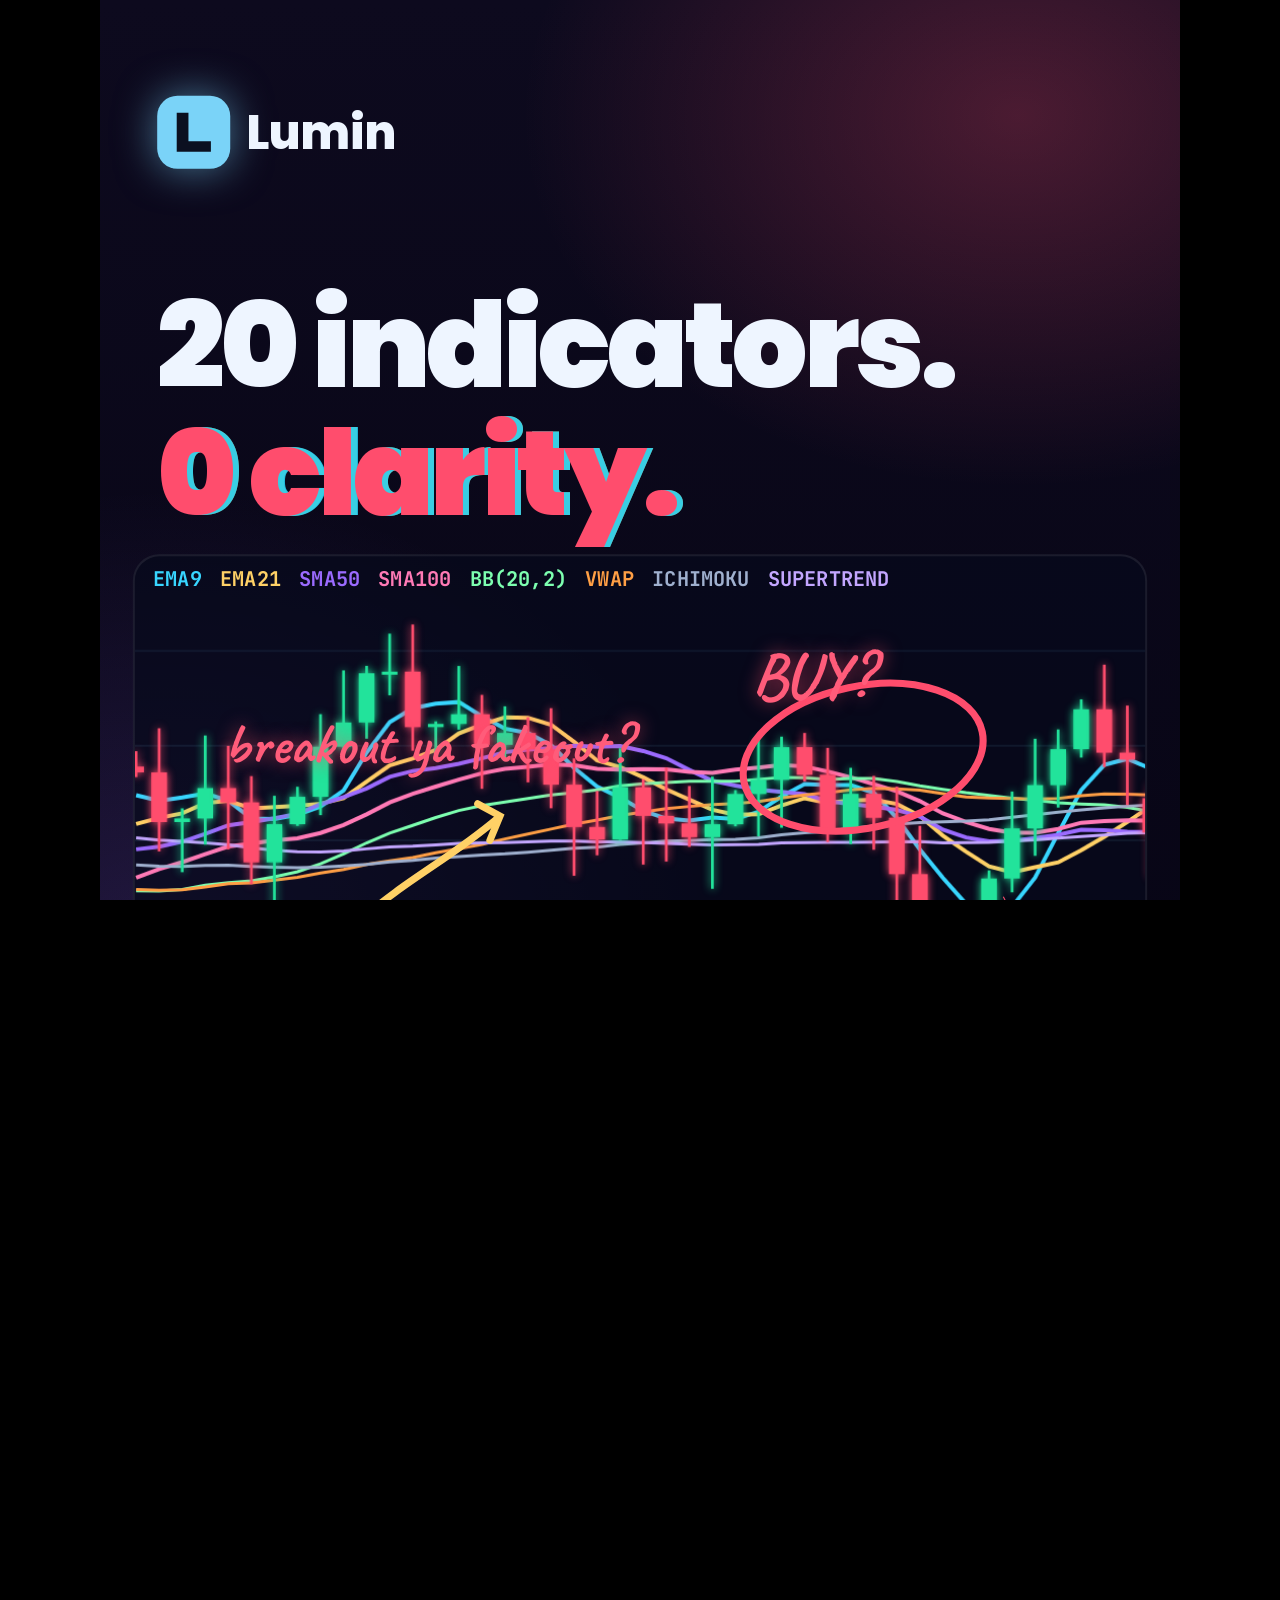
<file: ads/chaos-clarity/index.html>
<!doctype html>
<!--
  CHAOS → CLARITY — "20 indicators. 0 clarity."   (hook test C: pain point)
  Tests a problem-first hook against the hero (outcome) and unlock-live
  (curiosity). The pain is the viewer's own chart, not their finances, so it
  stays clear of Meta's personal-attributes rule.

  Frame 0 IS the thumbnail: a chart buried under six moving averages, an RSI
  and a MACD pane, red scribbles, "BUY?" "SELL?", and the headline glitching.

  Story on a 120 BPM grid (cues in #soundtrack below). The beat DROPS on the
  first cut — the hook runs on a pad and glitches only:
    0.0–2.5s  HOOK     the mess; "0 clarity." tears on the glitches
    2.5–5.5s  COLLAPSE everything is sucked into one point → Lumin; Trend /
                       Volume / Structure / Market regime slam in and fuse
    5.5–9.0s  CLARITY  a clean chart; Entry, Stop, Target draw in; "Teen
                       number. Bas."
    9.0–12.5s HONESTY  "Har trade ka record. Jeet bhi. Haar bhi." — wins and
                       losses stamp in, evenly
    12.5–18s  END      CTA + ASCI disclaimer (5.5s)

  Claims audit: docs/compliance-checklist.md. No P&L, %, win rate; the record
  shows as many losses as wins on purpose. Prices are ILLUSTRATION.
-->
<html data-duration="18000">
<head>
<meta charset="utf-8">
<title>Lumin — 20 indicators, 0 clarity</title>
<link rel="stylesheet" href="../_shared/base.css">
<style>
  #stage {
    background:
      radial-gradient(800px 600px at 85% 6%, rgba(255,77,109,.26), transparent 62%),
      radial-gradient(900px 760px at 6% 50%, rgba(155,107,255,.18), transparent 62%),
      radial-gradient(1100px 800px at 50% 110%, rgba(56,214,255,.20), transparent 60%),
      linear-gradient(180deg, #0d0a1e 0%, #070515 55%, #02030b 100%);
  }
  #cam { position:absolute; inset:0; transform-origin: 50% 50%; }
  .brand-mini { position:absolute; left:64px; top:108px; display:flex; align-items:center; gap:16px; z-index:30; }
  .brand-mini .logo { width:72px; height:72px; border-radius:20px; }
  .brand-mini .logo svg { width:34px; height:40px; }
  .brand-mini span { font:800 46px/1 "Poppins"; letter-spacing:-1px; }

  .hook { font:900 118px/0.98 "Poppins"; letter-spacing:-4px; }
  .zero { color:#ff4d6d; }

  #mess { position:absolute; left:0; top:0; width:1080px; height:1920px; transform-origin: 540px 1000px; }
  .pane { position:absolute; left:40px; width:1000px; border-radius:26px; background: rgba(8,10,28,.72);
    border:2px solid rgba(255,255,255,.08); overflow:hidden; }
  .pane .lbl { position:absolute; left:18px; top:12px; font:700 22px/1 "Mono"; color:#7d8bb0; z-index:2; }
  .legend { position:absolute; left:18px; top:12px; display:flex; flex-wrap:wrap; gap:10px 18px; width:960px; z-index:2;
    font:700 20px/1 "Mono"; }
  .scrib { position:absolute; font:700 64px/1 "Caveat"; color:#ff5c7a; text-shadow:0 0 18px rgba(255,77,109,.6); }
  .scrib.y { color:#ffd166; text-shadow:0 0 18px rgba(255,209,102,.6); }

  /* scene B */
  .core { position:absolute; left:540px; top:900px; width:240px; height:240px; margin:-120px 0 0 -120px; border-radius:64px;
    background: var(--brand); display:grid; place-items:center; box-shadow: 0 0 120px rgba(122,211,248,.9), 0 0 0 10px rgba(122,211,248,.15); }
  .core svg { width:110px; height:126px; }
  .ring { position:absolute; left:540px; top:900px; width:100px; height:100px; margin:-50px 0 0 -50px; border-radius:50%;
    border:8px solid #7ad3f8; opacity:0; }
  .fac { position:absolute; padding:22px 34px; border-radius:24px; font:800 44px/1 "Poppins"; white-space:nowrap;
    background: rgba(13,24,56,.94); border:3px solid; box-shadow: 0 0 50px currentColor; }

  /* scene C */
  #clean { position:absolute; left:0; top:560px; width:1080px; height:760px; }
  .tag { position:absolute; right:30px; padding:12px 20px; border-radius:14px; font:800 34px/1 "Mono"; color:#041022; white-space:nowrap; }
  .tag small { font:800 22px "Inter"; margin-right:10px; letter-spacing:1px; }

  /* scene D */
  .ledger { position:absolute; left:80px; right:80px; top:540px; padding:30px 36px 18px; border-radius:36px;
    background: rgba(10,16,40,.95); border:2px solid rgba(122,211,248,.3); box-shadow: 0 40px 120px rgba(0,0,0,.6); }
  .ledger .hd { display:flex; justify-content:space-between; font:700 26px/1 "Inter"; color:#8fa2c8; margin-bottom:14px; }
  .lr { display:flex; justify-content:space-between; align-items:center; padding:20px 4px; border-top:1px solid rgba(255,255,255,.07);
    font:700 38px/1 "Poppins"; }
  .lr .when { font:600 26px/1 "Inter"; color:#7d8bb0; margin-left:16px; }
  .res { font:900 30px/1 "Inter"; padding:12px 20px; border-radius:14px; letter-spacing:1px; }
  .res.w { background:rgba(34,227,155,.16); color:var(--green); border:2px solid rgba(34,227,155,.5); }
  .res.l { background:rgba(255,77,109,.16); color:var(--red); border:2px solid rgba(255,77,109,.5); }

  .slam { font:900 100px/1 "Poppins"; letter-spacing:-3px; display:inline-block; }
  #flash { position:absolute; inset:0; background:#fff; opacity:0; pointer-events:none; z-index:50; mix-blend-mode:overlay; }
</style>
</head>
<body>
<script type="application/json" id="soundtrack">
{
  "bpm": 120,
  "prog": "lift",
  "music_from": 0,
  "drums_from": 2500,
  "music_until": 12500,
  "end": 18000,
  "sfx": [
    [0, "glitch"], [0, "sub"], [650, "glitch"], [1250, "tick"], [1500, "glitch"], [1500, "riser1"], [2100, "glitch"],
    [2500, "sub"], [2500, "impact"], [2520, "whoosh"], [3000, "shatter"], [3000, "impact"],
    [3500, "hit"], [3750, "hit"], [4000, "hit"], [4250, "hit"], [4000, "riser1"], [4750, "whoosh"], [5000, "ding"], [5000, "impact"],
    [5500, "whoosh"], [5500, "impact"], [6000, "zap"], [6000, "scramble"], [6500, "zap"], [6500, "scramble"],
    [7000, "zap"], [7000, "scramble"], [7500, "hit"], [8000, "riser1"],
    [9000, "impact"], [9000, "whoosh"], [9500, "stamp"], [9900, "stamp"], [10300, "stamp"], [10700, "stamp"],
    [11100, "stamp"], [11500, "stamp"], [11500, "riser1"], [12500, "impact"], [12500, "sub"]
  ]
}
</script>

<div id="stage" data-end-at="12500" data-poster="0">
<div id="cam">
  <div class="brand-mini" data-out="fade" data-until="12200">
    <div class="logo" data-logo></div><span>Lumin</span>
  </div>

  <!-- ============ A. HOOK — the thumbnail (0–2.5s) ============ -->
  <div id="mess">
    <div class="pane" style="top:560px; height:560px"><canvas id="c1" width="1000" height="560"></canvas>
      <div class="legend"><span style="color:#38d6ff">EMA9</span><span style="color:#ffd166">EMA21</span><span style="color:#9b6bff">SMA50</span>
        <span style="color:#ff7ab6">SMA100</span><span style="color:#7dffb0">BB(20,2)</span><span style="color:#ff9f45">VWAP</span>
        <span style="color:#9fb0cf">ICHIMOKU</span><span style="color:#c3a6ff">SUPERTREND</span></div></div>
    <div class="pane" style="top:1140px; height:170px"><div class="lbl">RSI(14) · STOCH RSI</div><canvas id="c2" width="1000" height="170"></canvas></div>
    <div class="pane" style="top:1330px; height:170px"><div class="lbl">MACD(12,26,9) · OBV · ADX</div><canvas id="c3" width="1000" height="170"></canvas></div>
    <svg class="abs" style="left:0; top:0" width="1080" height="1920" viewBox="0 0 1080 1920">
      <ellipse cx="760" cy="760" rx="120" ry="70" fill="none" stroke="#ff4d6d" stroke-width="7" transform="rotate(-12 760 760)"/>
      <path d="M200 1000 C 260 900, 330 880, 400 820" stroke="#ffd166" stroke-width="7" fill="none" stroke-linecap="round"/>
      <path d="M380 806 L402 818 L392 842" stroke="#ffd166" stroke-width="7" fill="none" stroke-linecap="round"/>
      <path d="M620 1040 L 900 900" stroke="#ff4d6d" stroke-width="6" stroke-dasharray="14 12"/>
      <ellipse cx="300" cy="1225" rx="90" ry="48" fill="none" stroke="#ff4d6d" stroke-width="6"/>
    </svg>
    <div class="scrib" style="left:650px; top:648px">BUY?</div>
    <div class="scrib y" style="left:150px; top:1020px">SELL??</div>
    <div class="scrib" style="left:820px; top:980px">???</div>
    <div class="scrib y" style="left:520px; top:1190px; font-size:54px">divergence??</div>
    <div class="scrib" style="left:130px; top:720px; font-size:56px">breakout ya fakeout?</div>
  </div>

  <div class="abs" style="left:64px; top:296px" data-out="left" data-until="2450" data-odur="200">
    <div class="hook">20 indicators.</div>
    <div class="hook zero" id="zero" style="margin-top:10px">0 clarity.</div>
  </div>

  <!-- ============ B. COLLAPSE (2.5–5.5s) ============ -->
  <div class="abs" style="left:64px; top:296px" data-in="left" data-at="2700" data-dur="300" data-out="up" data-until="5450" data-odur="220">
    <div class="slam" style="font-size:80px">Lumin sab <span class="grad">padhta hai.</span></div>
  </div>
  <div class="abs" style="left:66px; top:410px" data-in="left" data-at="3000" data-dur="300" data-out="up" data-until="5450" data-odur="220">
    <div class="h3" style="font-size:48px; color:#cfe3ff">Aapko sirf <span class="grad-green">1 signal</span> milta hai.</div>
  </div>
  <div class="ring" id="ring1"></div><div class="ring" id="ring2"></div>
  <div class="core" id="core" data-logo-xl></div>
  <div class="fac" id="f1" style="color:#38d6ff; border-color:#38d6ff">Trend</div>
  <div class="fac" id="f2" style="color:#ffd166; border-color:#ffd166">Volume</div>
  <div class="fac" id="f3" style="color:#c3a6ff; border-color:#c3a6ff">Structure</div>
  <div class="fac" id="f4" style="color:#22e39b; border-color:#22e39b">Market regime</div>

  <!-- ============ C. CLARITY (5.5–9.0s) ============ -->
  <div class="abs" style="left:64px; top:296px; white-space:nowrap">
    <span class="slam" data-in="pop" data-at="5500" data-dur="260" data-out="left" data-until="8950" data-odur="220">Teen</span>
    <span class="slam grad" data-in="pop" data-at="5750" data-dur="260" data-out="left" data-until="8950" data-odur="220">number.</span>
    <span class="slam grad-green" data-in="pop" data-at="7500" data-dur="260" data-out="left" data-until="8950" data-odur="220">Bas.</span>
  </div>
  <div class="abs" style="left:66px; top:410px" data-in="left" data-at="7700" data-dur="300" data-out="left" data-until="8950" data-odur="220">
    <div class="h3" style="font-size:46px; color:#cfe3ff">Target pe <span class="grad-green">100% close.</span> Koi confusion nahi.</div>
  </div>
  <div id="cleanwrap" data-in="fade" data-at="5500" data-dur="350" data-out="fade" data-until="8950" data-odur="220">
    <canvas id="clean" width="1080" height="760"></canvas>
    <div class="tag" id="tE" style="background:#38d6ff"><small>ENTRY</small><span></span></div>
    <div class="tag" id="tS" style="background:#ff4d6d"><small>STOP</small><span></span></div>
    <div class="tag" id="tT" style="background:#22e39b"><small>TARGET</small><span></span></div>
    <div class="illus abs" style="left:40px; top:1290px">ILLUSTRATION</div>
  </div>

  <!-- ============ D. HONESTY (9.0–12.5s) ============ -->
  <div class="abs" style="left:64px; top:296px" data-in="left" data-at="9000" data-dur="300" data-out="left" data-until="12450" data-odur="220">
    <div class="slam" style="font-size:88px">Har trade ka record.</div>
  </div>
  <div class="abs" style="left:66px; top:410px" data-in="left" data-at="9250" data-dur="300" data-out="left" data-until="12450" data-odur="220">
    <div class="h3" style="font-size:60px"><span class="grad-green">Jeet bhi.</span> <span style="color:#ff6d8a">Haar bhi.</span></div>
  </div>
  <div class="ledger" data-in="up" data-at="9150" data-dur="350" data-out="fade" data-until="12450" data-odur="220">
    <div class="hd"><span>TRACK RECORD · every closed signal</span><span>ILLUSTRATION</span></div>
    <div class="lr" data-in="left" data-at="9500" data-dur="220"><span>ETHUSDT<span class="when">SHORT · 2h</span></span><span class="res w">TP HIT</span></div>
    <div class="lr" data-in="left" data-at="9900" data-dur="220"><span>LINKUSDT<span class="when">LONG · 3h</span></span><span class="res l">SL HIT</span></div>
    <div class="lr" data-in="left" data-at="10300" data-dur="220"><span>SOLUSDT<span class="when">LONG · 5h</span></span><span class="res w">TP HIT</span></div>
    <div class="lr" data-in="left" data-at="10700" data-dur="220"><span>ARBUSDT<span class="when">SHORT · 6h</span></span><span class="res l">SL HIT</span></div>
    <div class="lr" data-in="left" data-at="11100" data-dur="220"><span>BNBUSDT<span class="when">LONG · 8h</span></span><span class="res l">SL HIT</span></div>
    <div class="lr" data-in="left" data-at="11500" data-dur="220"><span>XRPUSDT<span class="when">LONG · 9h</span></span><span class="res w">TP HIT</span></div>
    <div data-in="up" data-at="11800" data-dur="300" style="margin:14px 0 10px; text-align:center; font:800 38px/1 Poppins; color:#cfe3ff">Kuch <span class="grad">chhupaya</span> nahi.</div>
  </div>

  <!-- ============ E. END — CTA + ASCI disclaimer (12.5–18s, 5.5s) ============ -->
  <div class="abs center-x" style="top:292px; width:100%; text-align:center" data-in="pop" data-at="12500" data-dur="500">
    <div style="display:flex; align-items:center; justify-content:center; gap:22px">
      <div class="logo" style="width:104px; height:104px; border-radius:28px" data-logo-lg></div>
      <div style="font:900 84px/1 Poppins; letter-spacing:-2px">Lumin</div>
    </div>
    <div class="h2" style="margin-top:28px; font-size:72px">Chart kam. <span class="grad">Clarity zyada.</span></div>
    <div class="h2" style="margin-top:6px; font-size:72px">Live signals <span class="grad-green">3 din FREE.</span></div>
  </div>
  <div class="abs center-x" style="top:640px; text-align:center; width:100%" data-in="up" data-at="12800" data-dur="450">
    <div class="cta glow-pulse">Lumin try karo
      <svg width="40" height="40" viewBox="0 0 40 40"><path d="M8 20h24M22 10l10 10-10 10" stroke="#041022" stroke-width="5" fill="none" stroke-linecap="round" stroke-linejoin="round"/></svg>
    </div>
    <div class="body" style="margin-top:22px; color:#cfe3ff">app.luminapp.org &nbsp;·&nbsp; Google Play</div>
  </div>
  <div class="disclaimer" style="top:865px" data-in="fade" data-at="12500" data-dur="300">
    <h4>RISK DISCLAIMER</h4>
    <p>Crypto products and NFTs are unregulated and can be highly risky. There may be no regulatory recourse for any loss from such transactions.</p>
    <small>Futures trading carries a high risk of loss. Signals are not financial advice. 18+ only.</small>
  </div>
</div>
<div id="flash"></div>
</div>

<script src="../_shared/runtime.js"></script>
<script src="../_shared/fx.js"></script>
<script>
(function () {
  FX.icons();
  const $ = (id) => document.getElementById(id);
  $("core").innerHTML = '<svg viewBox="0 0 46 52"><path d="M0 0h16v38h30v14H0z" fill="#0b1020"/></svg>';

  // The mess: one market drawn under eight overlays, plus two oscillator panes.
  const messChart = FX.candles($("c1"), { seed: 5, base: 100, vol: 1.1, n: 500 });
  const MAS = [[5, "#38d6ff", 4], [9, "#ffd166", 4], [14, "#9b6bff", 4], [21, "#ff7ab6", 4],
    [30, "#7dffb0", 3], [40, "#ff9f45", 3], [55, "#9fb0cf", 3], [70, "#c3a6ff", 3]];
  const c2 = $("c2").getContext("2d"), c3 = $("c3").getContext("2d");
  function osc(t) {
    [[c2, 170], [c3, 170]].forEach(([ctx, h], k) => {
      ctx.clearRect(0, 0, 1000, h);
      if (k === 1) {
        for (let i = 0; i < 60; i++) {
          const v = Math.sin(i / 4 + t / 500) * 50 + Math.sin(i / 1.7 + t / 300) * 18;
          ctx.fillStyle = v > 0 ? "rgba(34,227,155,.7)" : "rgba(255,77,109,.7)";
          ctx.fillRect(i * 16.6, 95, 11, -v);
        }
      }
      const lines = k === 0 ? [["#c3a6ff", 0], ["#ffd166", 2.1], ["#38d6ff", 4.2]] : [["#38d6ff", 1], ["#ff9f45", 3], ["#ff7ab6", 5]];
      lines.forEach(([col, ph]) => {
        ctx.strokeStyle = col; ctx.lineWidth = 3; ctx.beginPath();
        for (let x = 0; x <= 1000; x += 8) {
          const y = h / 2 + Math.sin(x / 60 + t / 400 + ph) * 40 + Math.sin(x / 23 + ph * 2 + t / 170) * 16;
          x ? ctx.lineTo(x, y) : ctx.moveTo(x, y);
        }
        ctx.stroke();
      });
      if (k === 0) { ctx.strokeStyle = "rgba(255,255,255,.25)"; ctx.setLineDash([10, 10]);
        [40, 130].forEach((y) => { ctx.beginPath(); ctx.moveTo(0, y); ctx.lineTo(1000, y); ctx.stroke(); }); ctx.setLineDash([]); }
    });
  }

  // The clean chart: same kind of market, no overlays, a still window.
  const clean = FX.candles($("clean"), { seed: 23, base: 142, vol: 0.9, n: 400 });
  const OFF = 180, COUNT = 26;
  const live = clean.data[OFF + COUNT - 1];
  const entry = live.o, stop = entry - 2.4, target = entry + 2.9;
  const fmt = (v) => v.toFixed(2);
  const tags = [[$("tE"), entry, 6000], [$("tS"), stop, 6500], [$("tT"), target, 7000]];

  const CUTS = [2500, 5500, 9000, 12500];
  const cam = $("cam"), flash = $("flash"), mess = $("mess"), zero = $("zero");
  const facs = [[$("f1"), 3500, -330, -230], [$("f2"), 3750, 250, -200], [$("f3"), 4000, -300, 210], [$("f4"), 4250, 230, 230]];
  // glitch windows: when the hook tears
  const TEARS = [[0, 140], [650, 800], [1500, 1650], [2100, 2260]];

  Ad.onFrame((t) => {
    // The hook's glitches drive the camera too.
    let tear = 0;
    for (const [a, b] of TEARS) if (t >= a && t < b) tear = 1;
    if (t === 0) tear = 0; // the thumbnail is clean
    const kick = FX.camera(t, { cam, flash, cuts: CUTS, musicFrom: 2500, musicEnd: 12500, shake: 18, split: 12 });
    if (tear) {
      const j = Math.sin(t * 7.3) * 12;
      cam.style.filter = `drop-shadow(${j.toFixed(1)}px 0 0 rgba(255,40,110,.8)) drop-shadow(${(-j).toFixed(1)}px 0 0 rgba(40,220,255,.8))`;
    }
    zero.style.textShadow = t > 0 && t < 2500
      ? `${(Math.sin(t / 37) * 6).toFixed(1)}px 0 0 rgba(40,220,255,.85), ${(-Math.sin(t / 29) * 6).toFixed(1)}px 0 0 rgba(255,209,102,.6)`
      : "0 0 40px rgba(255,77,109,.6)";
    zero.style.transform = tear ? `translateX(${(Math.sin(t * 3.1) * 16).toFixed(1)}px) skewX(${(Math.sin(t * 1.7) * 8).toFixed(1)}deg)` : "";

    // The mess, until everything is sucked into one point at 2.5–3.0s.
    const suck = Ad.ease.inOut(Ad.span(t, 2500, 3000));
    if (suck < 1) {
      mess.style.display = "block";
      mess.style.transform = `rotate(${(suck * 200).toFixed(1)}deg) scale(${(1 - suck).toFixed(4)})`;
      mess.style.opacity = (1 - suck * 0.6).toFixed(3);
      mess.style.filter = suck > 0 ? `blur(${(suck * 10).toFixed(1)}px)` : "";
      messChart.draw(t, { offset: 120 + t / 1000 * 2, count: 44, mas: MAS, glow: 8 });
      osc(t);
    } else mess.style.display = "none";

    // Core logo: pops at 3.0s, pulses on the kick, absorbs the factors at 4.75s, leaves at 5.4s.
    const core = $("core");
    const cin = Ad.ease.back(Ad.span(t, 2950, 3250));
    const cout = Ad.span(t, 5350, 5500);
    const absorb = t > 4750 && t < 5200 ? Math.sin(Ad.span(t, 4750, 5200) * Math.PI) * 0.3 : 0;
    core.style.opacity = t < 2950 ? "0" : (1 - cout).toFixed(3);
    core.style.transform = `scale(${(cin * (1 + 0.06 * kick + absorb) * (1 - 0.5 * cout)).toFixed(4)}) rotate(${((1 - cin) * -30).toFixed(1)}deg)`;
    [[$("ring1"), 3000], [$("ring2"), 5000]].forEach(([r, at]) => {
      const k = Ad.span(t, at, at + 700);
      r.style.opacity = t < at || k >= 1 ? "0" : (1 - k).toFixed(3);
      r.style.transform = `scale(${(1 + 14 * Ad.ease.out(k)).toFixed(3)})`;
    });
    facs.forEach(([el, at, dx, dy]) => {
      const inn = Ad.ease.back(Ad.span(t, at, at + 260));
      const fuse = Ad.ease.inOut(Ad.span(t, 4750, 5050));
      const orbit = (t - at) / 1400;
      const ox = dx * (1 - fuse) + Math.cos(orbit) * 10 * (1 - fuse), oy = dy * (1 - fuse) + Math.sin(orbit) * 10 * (1 - fuse);
      el.style.opacity = t < at ? "0" : (1 - fuse).toFixed(3);
      el.style.visibility = t < at || fuse >= 1 ? "hidden" : "visible";
      el.style.left = "540px"; el.style.top = "900px";
      el.style.transform = `translate(-50%, -50%) translate(${ox.toFixed(1)}px, ${oy.toFixed(1)}px) scale(${(inn * (1 - 0.6 * fuse)).toFixed(3)})`;
    });

    // Clarity: levels draw on the beat, tags decode their prices.
    if (t >= 5400 && t < 9200) {
      const levels = [
        { price: entry, color: "#38d6ff", p: Ad.ease.out(Ad.span(t, 6000, 6400)) },
        { price: stop, color: "#ff4d6d", p: Ad.ease.out(Ad.span(t, 6500, 6900)) },
        { price: target, color: "#22e39b", p: Ad.ease.out(Ad.span(t, 7000, 7400)) },
      ];
      clean.draw(t, { offset: OFF, count: COUNT, glow: 16, range: [stop - 1.0, target + 0.9], levels });
      tags.forEach(([el, price, at], i) => {
        const p = Ad.span(t, at + 150, at + 650);
        el.style.top = `${(560 + levels[i].y - 30).toFixed(1)}px`;
        el.style.opacity = t < at + 150 ? "0" : "1";
        el.style.transform = `scale(${(0.7 + 0.3 * Ad.ease.back(Ad.span(t, at + 150, at + 400))).toFixed(3)})`;
        el.querySelector("span").textContent = FX.scramble(fmt(price), p, t, i + 2);
      });
    }
  });
})();
</script>
</body>
</html>
</file>
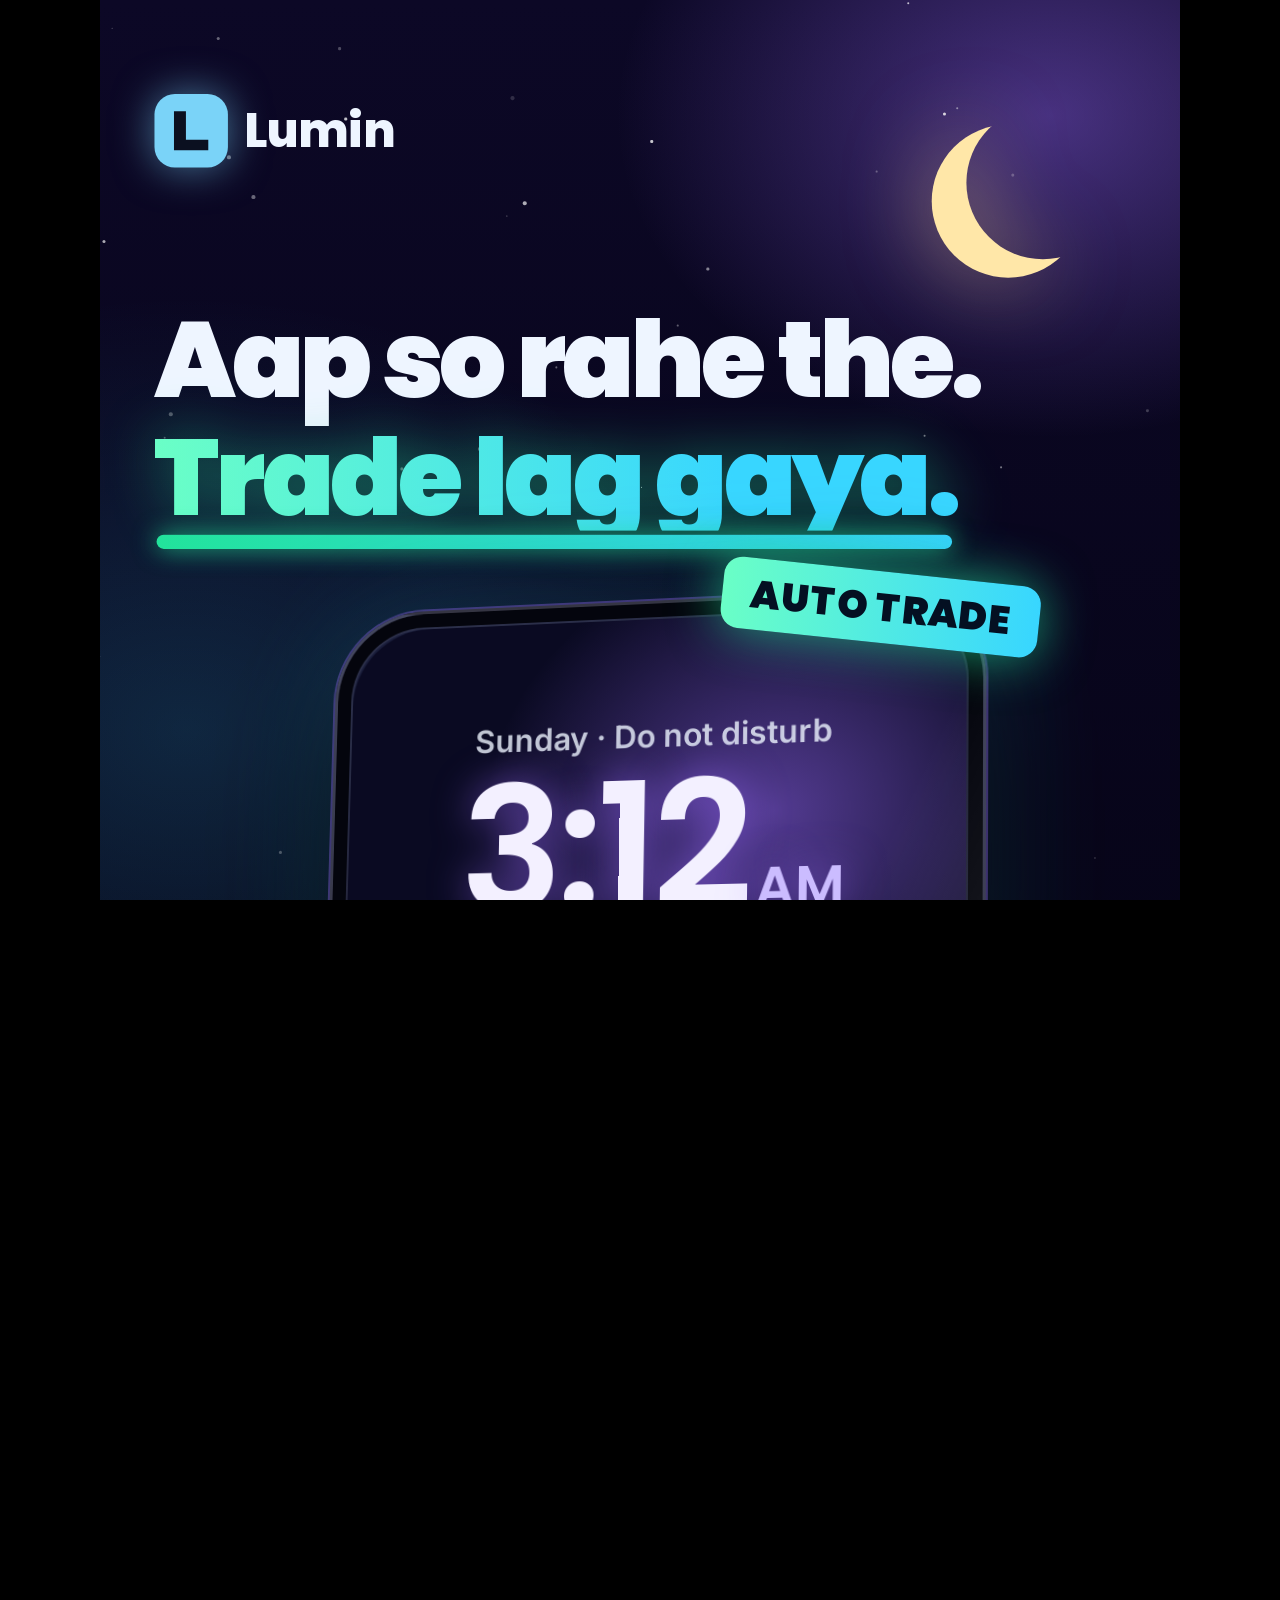
<file: ads/hero-auto-trade/index.html>
<!doctype html>
<!--
  HERO — "Aap so rahe the. Trade lag gaya."   (the one ad we run)
  Owner, 2026-09-25: the 3 older ads read like slide decks; ONE best ad is
  enough, and the cover frame is what earns the click.

  So frame 0 IS the thumbnail: a fully composed shot with the headline, the
  phone lock screen at 3:12 AM and the Auto Trade notifications already on
  screen. Nothing on it needs motion to be understood. Meta's cover picker
  and data-poster both use t=0.

  Story on a 120 BPM grid (cuts land on beats, the soundtrack is synthesized
  from the #soundtrack cue list below by tools/soundtrack.py):
    0.0–2.5s  HOOK   3 AM, phone buzzes: entry placed, stop set, target set
    2.5–5.0s  HOW    "Kaise?" engine scans 24/7, 75+ pairs, every 15s → setup
    5.0–8.5s  SIGNAL the signal, then 1 entry · 1 stop · 1 exit on the beat
    8.5–12.5s AUTO   toggle ON → your account on Binance OR CoinDCX (NEW,
                     ₹ INR margin — for Indian users) → entry/stop/target;
                     Lumin has no withdrawal path
    (CoinDCX added 2026-09-28: engine 360-v2 #1075, live after #1081.)
    12.5–18s  END    CTA + ASCI disclaimer, 5.5s (≥5s rule)

  Claims audit: docs/compliance-checklist.md. No P&L, no %, no win rate.
  Prices are marked ILLUSTRATION. "Binance" / "CoinDCX" in plain text, no logos.
-->
<html data-duration="18000">
<head>
<meta charset="utf-8">
<title>Lumin — Aap so rahe the</title>
<link rel="stylesheet" href="../_shared/base.css">
<style>
  #stage {
    background:
      radial-gradient(700px 520px at 88% 6%, rgba(155,107,255,.42), transparent 62%),
      radial-gradient(900px 700px at 8% 38%, rgba(56,214,255,.16), transparent 62%),
      radial-gradient(1100px 800px at 50% 108%, rgba(34,227,155,.18), transparent 60%),
      linear-gradient(180deg, #0c0826 0%, #060417 55%, #02030b 100%);
  }
  #cam { position:absolute; inset:0; transform-origin: 50% 42%; }
  .star { position:absolute; border-radius:50%; background:#fff; }
  .moon { position:absolute; right:70px; top:120px; width:150px; height:150px; border-radius:50%;
    box-shadow: -34px 18px 0 0 #ffe7a8; filter: drop-shadow(0 0 40px rgba(255,220,140,.55)); }

  .brand-mini { position:absolute; left:64px; top:108px; display:flex; align-items:center; gap:16px; z-index:30; }
  .brand-mini .logo { width:72px; height:72px; border-radius:20px; }
  .brand-mini .logo svg { width:34px; height:40px; }
  .brand-mini span { font:800 46px/1 "Poppins"; letter-spacing:-1px; }

  .hook { font:900 104px/0.98 "Poppins"; letter-spacing:-4px; }
  .hook.g { background: linear-gradient(90deg, #6affc6, #38d6ff 70%); -webkit-background-clip:text; background-clip:text; color:transparent;
    filter: drop-shadow(0 0 28px rgba(34,227,155,.45)); }
  .underline { position:absolute; height:14px; border-radius:14px; background: linear-gradient(90deg, #22e39b, #38d6ff);
    box-shadow: 0 0 24px rgba(34,227,155,.8); }

  /* phone: outer div is tweened by the runtime, inner .ph carries the 3D pose */
  .phone-wrap { position:absolute; left:210px; top:590px; width:660px; height:1140px; perspective:2200px; }
  .ph { position:absolute; inset:0; border-radius:92px; transform-style:preserve-3d;
    background: linear-gradient(165deg, #1b1f3d 0%, #0b0d22 40%, #070818 100%);
    border:3px solid rgba(255,255,255,.18);
    box-shadow: inset 0 0 0 14px #04050d, inset 0 0 0 16px rgba(255,255,255,.08),
      0 0 0 2px rgba(155,107,255,.35), 0 60px 140px rgba(0,0,0,.75), 0 0 120px rgba(56,214,255,.22); overflow:hidden; }
  .ph::before { content:""; position:absolute; left:50%; top:30px; width:170px; height:44px; margin-left:-85px; border-radius:30px; background:#02030a; }
  .ph .wall { position:absolute; inset:16px; border-radius:78px;
    background: radial-gradient(420px 380px at 70% 18%, rgba(155,107,255,.5), transparent 70%),
      radial-gradient(400px 400px at 20% 90%, rgba(56,214,255,.28), transparent 70%), #0a0a22; }
  .ph .glare { position:absolute; inset:0; border-radius:92px; pointer-events:none;
    background: linear-gradient(115deg, transparent 30%, rgba(255,255,255,.10) 42%, transparent 52%); }
  .lock-date { position:absolute; left:0; right:0; top:120px; text-align:center; font:600 32px/1 "Inter"; color:rgba(238,245,255,.8); }
  .lock-time { position:absolute; left:0; right:0; top:160px; text-align:center; font:600 176px/1 "Poppins"; letter-spacing:-6px; color:#f3f0ff;
    text-shadow: 0 0 40px rgba(155,107,255,.6); }
  .lock-ampm { font-size:54px; letter-spacing:0; margin-left:8px; color:#cbbcff; }
  .notif { position:absolute; left:34px; right:34px; padding:24px 26px; border-radius:36px;
    background: rgba(24,28,58,.86); border:2px solid rgba(255,255,255,.14);
    box-shadow: 0 18px 50px rgba(0,0,0,.5); display:flex; gap:20px; align-items:flex-start; }
  .notif.hot { border-color: rgba(34,227,155,.75); box-shadow: 0 0 50px rgba(34,227,155,.35), 0 18px 50px rgba(0,0,0,.5); }
  .notif .mini { width:72px; height:72px; border-radius:20px; background:var(--brand); display:grid; place-items:center; flex:none;
    box-shadow: 0 0 20px rgba(122,211,248,.6); }
  .notif .mini svg { width:32px; height:38px; }
  .notif .a { font:700 25px/1.2 "Inter"; color:#aab4d6; display:flex; justify-content:space-between; }
  .notif .b { font:800 35px/1.18 "Inter"; color:#fff; margin-top:6px; }
  .notif .c { font:600 29px/1.3 "Inter"; color:#bff5de; margin-top:6px; }
  .ok { color:var(--green); }

  .sticker { position:absolute; padding:16px 28px; border-radius:18px; font:900 38px/1 "Poppins"; letter-spacing:1px;
    color:#041022; background: linear-gradient(90deg, #6affc6, #38d6ff); box-shadow: 0 0 50px rgba(34,227,155,.65); }

  /* scene B */
  .kaise { font:900 190px/1 "Poppins"; letter-spacing:-6px; }
  .radar { position:absolute; left:50%; top:600px; width:560px; height:560px; margin-left:-280px; border-radius:50%;
    background: radial-gradient(circle, rgba(56,214,255,.12) 0 22%, transparent 23%),
      repeating-radial-gradient(circle, transparent 0 68px, rgba(56,214,255,.3) 69px 71px);
    border:2px solid rgba(56,214,255,.55); box-shadow: 0 0 90px rgba(56,214,255,.25) inset, 0 0 70px rgba(56,214,255,.22); }
  .sweep { position:absolute; inset:0; border-radius:50%;
    background: conic-gradient(from 0deg, rgba(56,214,255,.6), rgba(56,214,255,0) 70deg, transparent 360deg);
    animation: spin 1.5s linear infinite; }
  @keyframes spin { to { transform: rotate(360deg); } }
  .chip { position:absolute; padding:14px 22px; border-radius:18px; background:rgba(13,24,56,.94);
    border:2px solid rgba(122,211,248,.35); font:700 28px/1 "Mono"; color:#cfe3ff; }
  .chip.hit { border-color: var(--green); color: var(--green); font-size:40px; padding:20px 30px; box-shadow: 0 0 50px rgba(34,227,155,.7); }
  .lockring { position:absolute; width:420px; height:150px; border-radius:40px; border:4px solid var(--green);
    box-shadow: 0 0 40px rgba(34,227,155,.8); }
  .stat { display:inline-flex; align-items:baseline; gap:10px; margin:0 8px; padding:18px 26px; border-radius:22px;
    background:rgba(56,214,255,.1); border:2px solid rgba(56,214,255,.45); font:800 38px/1 "Poppins"; }
  .stat small { font:600 26px "Inter"; color:var(--muted); }

  /* scene C */
  .beat { display:inline-block; padding:18px 30px; border-radius:22px; font:900 44px/1 "Poppins"; margin:0 6px;
    background:rgba(13,24,56,.94); border:3px solid; }

  /* scene D */
  .toggle { position:absolute; width:250px; height:128px; border-radius:100px; border:3px solid rgba(255,255,255,.25); }
  .knob { position:absolute; top:11px; width:100px; height:100px; border-radius:50%; background:#fff; box-shadow:0 8px 24px rgba(0,0,0,.5); }
  .node { position:absolute; top:560px; width:280px; height:180px; border-radius:30px; display:grid; place-items:center; text-align:center; }
  .beam { position:absolute; left:396px; top:644px; width:288px; height:10px; border-radius:10px;
    background: linear-gradient(90deg, #38d6ff, #22e39b); box-shadow:0 0 26px rgba(56,214,255,.9); }
  .pulse-dot { position:absolute; top:-10px; width:30px; height:30px; border-radius:50%; background:#fff;
    box-shadow:0 0 26px 8px #38d6ff; animation: travel .5s linear infinite; }
  @keyframes travel { from { left:-10px; } to { left:270px; } }
  .xnode { position:absolute; left:640px; top:530px; width:360px; padding:22px 26px; border-radius:30px; display:grid; gap:12px; }
  .xrow { display:flex; align-items:center; justify-content:space-between; padding:14px 20px; border-radius:18px;
    background:rgba(255,255,255,.05); border:2px solid rgba(255,255,255,.12); font:900 36px/1 Poppins; }
  .xrow.new { border-color: rgba(34,227,155,.8); background:rgba(34,227,155,.12); box-shadow:0 0 36px rgba(34,227,155,.45); }
  .newtag { font:900 22px/1 Poppins; letter-spacing:2px; color:#041022; padding:8px 12px; border-radius:10px;
    background: linear-gradient(90deg, #6affc6, #38d6ff); }
  .india { position:absolute; left:80px; right:80px; top:830px; padding:24px 30px; border-radius:28px; text-align:center;
    background: linear-gradient(90deg, rgba(255,153,51,.16), rgba(255,255,255,.05) 50%, rgba(19,136,8,.18));
    border:3px solid rgba(255,197,66,.7); box-shadow:0 0 60px rgba(255,197,66,.3); }
  .india b { display:block; font:900 50px/1.1 Poppins; letter-spacing:-1px; }
  .india span { display:block; font:600 32px/1.3 Inter; color:#ffe3a8; margin-top:8px; }
  .mini-checks { position:absolute; left:0; right:0; top:1030px; display:flex; justify-content:center; gap:14px; }
  .mini-checks .check { padding:16px 22px; gap:14px; font-size:32px; }
  .mini-checks .tick { width:44px; height:44px; }
  .mini-checks .tick svg { width:24px; height:24px; }
  .shield { position:absolute; left:80px; right:80px; top:1152px; padding:22px 28px; border-radius:26px; display:flex; gap:24px; align-items:center;
    background:rgba(40,8,18,.9); border:2px solid rgba(255,77,109,.6); box-shadow:0 0 50px rgba(255,77,109,.25); }
  .shield b { font:800 36px/1.15 "Poppins"; color:#fff; }
  .shield span { display:block; font:600 28px/1.3 "Inter"; color:#ffb3c1; margin-top:4px; }

  /* flash on scene cuts */
  #flash { position:absolute; inset:0; background:#fff; opacity:0; pointer-events:none; z-index:50; mix-blend-mode:overlay; }
  /* lower third: equalizer that moves on the soundtrack's beat grid */
  .eq { position:absolute; left:0; right:0; top:1470px; height:250px; display:flex; align-items:flex-end; justify-content:center; gap:10px; opacity:.55; }
  .eq i { display:block; width:22px; border-radius:12px 12px 4px 4px; background: linear-gradient(180deg, #38d6ff, rgba(155,107,255,.2)); }
</style>
</head>
<body>
<!-- Cue list for tools/soundtrack.py. Times in ms. Keep in step with the scenes. -->
<script type="application/json" id="soundtrack">
{
  "bpm": 120,
  "music_from": 0,
  "music_until": 12500,
  "end": 18000,
  "sfx": [
    [0, "impact"], [60, "ding"], [900, "buzz"], [1400, "ding"],
    [1500, "riser1"], [2500, "impact"], [2500, "whoosh"],
    [3000, "blip"], [3250, "blip"], [3500, "blip"], [3750, "blip"], [4000, "blip"],
    [4300, "lock"], [4000, "riser1"], [5000, "whoosh"], [5000, "impact"],
    [5600, "tick"], [5850, "tick"], [6100, "tick"],
    [7000, "hit"], [7500, "hit"], [8000, "hit"],
    [7500, "riser1"], [8500, "whoosh"], [8500, "impact"],
    [9000, "toggle"], [9500, "zap"], [10000, "hit"], [10250, "ding"], [10750, "tick"], [11000, "tick"], [11250, "tick"],
    [11500, "alarm"], [11500, "riser1"], [12500, "impact"], [12500, "whoosh"]
  ]
}
</script>

<div id="stage" data-end-at="12500" data-poster="0">
<div id="cam">
  <div id="stars"></div>
  <div class="moon" data-out="fade" data-until="2400"></div>
  <div class="eq" id="eq"></div>

  <div class="brand-mini" data-out="fade" data-until="12200">
    <div class="logo" data-logo></div><span>Lumin</span>
  </div>

  <!-- ============ A. HOOK — the thumbnail (0–2.5s) ============ -->
  <div class="abs" style="left:64px; top:318px" data-out="left" data-until="2450" data-odur="250">
    <div class="hook">Aap so rahe the.</div>
    <div class="hook g" style="margin-top:14px">Trade lag gaya.</div>
  </div>
  <div class="underline" style="left:66px; top:540px; width:780px" data-out="fade" data-until="2450" data-odur="250"></div>

  <div class="phone-wrap" data-out="fade" data-until="2450" data-odur="250">
    <div class="ph" id="ph1">
      <div class="wall"></div>
      <div class="lock-date">Sunday · Do not disturb</div>
      <div class="lock-time">3:12<span class="lock-ampm">AM</span></div>
      <div class="notif hot" style="top:390px">
        <div class="mini" data-logo></div>
        <div style="flex:1">
          <div class="a"><span>LUMIN · AUTO TRADE</span><span>now</span></div>
          <div class="b">BTCUSDT LONG <span class="ok">— live</span></div>
          <div class="c">Entry ✓ &nbsp;Stop-loss ✓ &nbsp;Target ✓</div>
        </div>
      </div>
      <div class="notif" style="top:640px; opacity:.72; transform:scale(.95)">
        <div class="mini" data-logo></div>
        <div style="flex:1">
          <div class="a"><span>LUMIN</span><span>1m</span></div>
          <div class="b" style="font-size:31px">New signal: setup found</div>
        </div>
      </div>
      <div class="glare" id="glare"></div>
    </div>
  </div>
  <div class="sticker" style="left:620px; top:576px" data-base="rotate(6deg)" data-out="fade" data-until="2450" data-odur="250">AUTO TRADE</div>

  <!-- ============ B. HOW — engine scans (2.5–5.0s) ============ -->
  <div class="abs" style="left:64px; top:292px" data-in="pop" data-at="2500" data-dur="350" data-out="left" data-until="4950" data-odur="220">
    <div class="kaise">Kaise<span class="grad">?</span></div>
  </div>
  <div class="abs" style="left:66px; top:480px" data-in="left" data-at="2750" data-dur="350" data-out="left" data-until="4950" data-odur="220">
    <div class="h3" style="color:#cfe3ff; font-size:46px">Lumin ka engine <span class="grad-green">24/7 jaagta hai.</span></div>
  </div>
  <div class="radar" data-in="zoom" data-at="2600" data-dur="500" data-out="fade" data-until="4950" data-odur="220"><div class="sweep"></div></div>
  <div id="chips"></div>
  <div class="lockring" style="left:330px; top:824px" data-in="zoom" data-at="4300" data-dur="250" data-out="fade" data-until="4950" data-odur="220"></div>
  <div class="abs center-x" style="top:1195px; width:100%; text-align:center" data-in="up" data-at="3100" data-dur="350" data-out="fade" data-until="4950" data-odur="220">
    <span class="stat">75+ <small>pairs</small></span><span class="stat"><small>har</small> 15 <small>sec</small></span>
  </div>

  <!-- ============ C. SIGNAL (5.0–8.5s) ============ -->
  <div class="abs" style="left:64px; top:292px" data-in="left" data-at="5000" data-dur="350" data-out="left" data-until="8450" data-odur="220">
    <div class="h1" style="font-size:96px">Setup bante hi</div>
  </div>
  <div class="abs" style="left:64px; top:394px" data-in="left" data-at="5120" data-dur="350" data-out="left" data-until="8450" data-odur="220">
    <div class="h1" style="font-size:96px"><span class="grad">signal.</span></div>
  </div>

  <div class="card" style="left:90px; top:540px; width:900px; height:590px; padding:38px 46px" data-in="up" data-at="5150" data-dur="450" data-out="fade" data-until="8450" data-odur="220">
    <div style="display:flex; justify-content:space-between; align-items:center">
      <span class="pill live"><span class="dot"></span>NEW SIGNAL</span>
      <span class="illus">ILLUSTRATION</span>
    </div>
    <div style="display:flex; align-items:center; gap:22px; margin:26px 0 10px">
      <div style="font:800 58px/1 Poppins">BTCUSDT</div><span class="pill long">LONG</span>
    </div>
    <div class="row" data-in="left" data-at="5600" data-dur="300"><span>Entry</span><b>64,000.0</b></div>
    <div class="row" data-in="left" data-at="5850" data-dur="300"><span>Stop Loss</span><b class="r">63,200.0</b></div>
    <div class="row" data-in="left" data-at="6100" data-dur="300"><span>Target</span><b class="g">65,000.0</b></div>
    <div data-in="up" data-at="6400" data-dur="350" style="margin-top:20px; padding:20px 26px; border-radius:22px; background:rgba(34,227,155,.1); border:2px solid rgba(34,227,155,.45); font:700 34px/1.2 Inter; color:#bff5de">
      Target pe <span style="color:var(--green)">100% close</span>. Bas.
    </div>
  </div>

  <div class="abs center-x" style="top:1170px; width:100%; text-align:center; white-space:nowrap">
    <span class="beat" style="border-color:var(--cyan); color:#fff" data-in="pop" data-at="7000" data-dur="260" data-out="fade" data-until="8450" data-odur="220">1 Entry</span>
    <span class="beat" style="border-color:var(--red); color:#ffd0d8" data-in="pop" data-at="7500" data-dur="260" data-out="fade" data-until="8450" data-odur="220">1 Stop</span>
    <span class="beat" style="border-color:var(--green); color:#c9ffe9" data-in="pop" data-at="8000" data-dur="260" data-out="fade" data-until="8450" data-odur="220">1 Exit</span>
  </div>

  <!-- ============ D. AUTO TRADE (8.5–12.5s) ============ -->
  <div class="abs" style="left:64px; top:292px" data-in="left" data-at="8500" data-dur="350" data-out="left" data-until="12450" data-odur="220">
    <div class="h1" style="font-size:100px">Auto Trade</div>
  </div>
  <div class="toggle" id="toggle" style="left:760px; top:296px" data-in="pop" data-at="8600" data-dur="300" data-out="fade" data-until="12450" data-odur="220"><div class="knob" id="knob"></div></div>
  <div class="abs" style="left:66px; top:410px" data-in="left" data-at="9050" data-dur="350" data-out="left" data-until="12450" data-odur="220">
    <div class="h3" style="font-size:50px; color:#cfe3ff">Aap busy. <span class="grad-green">Lumin nahi.</span></div>
  </div>

  <div class="node card" style="left:80px; top:580px" data-in="pop" data-at="9200" data-dur="300" data-out="fade" data-until="12450" data-odur="220">
    <div><div class="logo" style="margin:0 auto 12px" data-logo></div><div style="font:800 34px Poppins">Lumin</div></div>
  </div>
  <div class="beam" style="left:366px; top:664px; width:268px" data-in="wipe" data-at="9500" data-dur="300" data-out="fade" data-until="12450" data-odur="220"><div class="pulse-dot"></div></div>
  <div class="xnode card green" data-in="pop" data-at="9650" data-dur="300" data-out="fade" data-until="12450" data-odur="220">
    <div class="xrow"><span style="color:var(--amber)">Binance</span></div>
    <div class="xrow new" data-in="pop" data-at="10000" data-dur="280"><span style="color:#fff">CoinDCX</span><span class="newtag">NEW</span></div>
    <div style="font:600 26px/1.2 Inter; color:#cfe3ff; text-align:center">aapka apna account</div>
  </div>

  <div class="india" data-in="up" data-at="10250" data-dur="350" data-out="fade" data-until="12450" data-odur="220">
    <b>Ab <span class="grad-green" style="display:inline; font:inherit; margin:0">CoinDCX</span> pe bhi Auto Trade</b>
    <span>Indian exchange · ₹ INR margin</span>
  </div>

  <div class="mini-checks">
    <div class="check" data-in="up" data-at="10750" data-dur="260" data-out="fade" data-until="12450" data-odur="220"><div class="tick" data-tick></div>Entry</div>
    <div class="check" data-in="up" data-at="11000" data-dur="260" data-out="fade" data-until="12450" data-odur="220"><div class="tick" data-tick></div>Stop-loss</div>
    <div class="check" data-in="up" data-at="11250" data-dur="260" data-out="fade" data-until="12450" data-odur="220"><div class="tick" data-tick></div>Target</div>
  </div>

  <div class="shield" data-in="up" data-at="11500" data-dur="300" data-out="fade" data-until="12450" data-odur="220">
    <div class="tick cross" data-cross></div>
    <div><b>Withdrawal? Lumin ke paas rasta hi nahi.</b><span>Sirf trade orders. Paisa aapke hi account mein.</span></div>
  </div>

  <!-- ============ E. END — CTA + ASCI disclaimer (12.5–18s, 5.5s) ============ -->
  <div class="abs center-x" style="top:292px; width:100%; text-align:center" data-in="pop" data-at="12500" data-dur="500">
    <div style="display:flex; align-items:center; justify-content:center; gap:22px">
      <div class="logo" style="width:104px; height:104px; border-radius:28px" data-logo-lg></div>
      <div style="font:900 84px/1 Poppins; letter-spacing:-2px">Lumin</div>
    </div>
    <div class="h2" style="margin-top:28px; font-size:72px">Live signals <span class="grad-green">3 din FREE.</span></div>
    <div class="h2" style="margin-top:6px; font-size:56px">Auto Trade: Binance <span class="grad">ya CoinDCX.</span></div>
  </div>
  <div class="abs center-x" style="top:640px; text-align:center; width:100%" data-in="up" data-at="12800" data-dur="450">
    <div class="cta glow-pulse">Lumin try karo
      <svg width="40" height="40" viewBox="0 0 40 40"><path d="M8 20h24M22 10l10 10-10 10" stroke="#041022" stroke-width="5" fill="none" stroke-linecap="round" stroke-linejoin="round"/></svg>
    </div>
    <div class="body" style="margin-top:22px; color:#cfe3ff">app.luminapp.org &nbsp;·&nbsp; Google Play</div>
  </div>
  <div class="disclaimer" style="top:865px" data-in="fade" data-at="12500" data-dur="300">
    <h4>RISK DISCLAIMER</h4>
    <p>Crypto products and NFTs are unregulated and can be highly risky. There may be no regulatory recourse for any loss from such transactions.</p>
    <small>Futures trading carries a high risk of loss. Signals are not financial advice. 18+ only.</small>
  </div>
</div>
<div id="flash"></div>
</div>

<script src="../_shared/runtime.js"></script>
<script>
(function () {
  let seed = 11;
  const rnd = () => ((seed = (seed * 16807) % 2147483647) / 2147483647);
  const L = '<svg viewBox="0 0 46 52"><path d="M0 0h16v38h30v14H0z" fill="#0b1020"/></svg>';
  const TICK = '<svg viewBox="0 0 32 32"><path d="M6 17l7 7L27 9" stroke="#04140d" stroke-width="5" fill="none" stroke-linecap="round" stroke-linejoin="round"/></svg>';
  const CROSS = '<svg viewBox="0 0 32 32"><path d="M9 9l14 14M23 9L9 23" stroke="#2a0710" stroke-width="5" stroke-linecap="round"/></svg>';
  document.querySelectorAll("[data-logo]").forEach((el) => (el.innerHTML = L));
  document.querySelectorAll("[data-logo-lg]").forEach((el) => (el.innerHTML = L.replace('viewBox', 'style="width:50px;height:58px" viewBox')));
  document.querySelectorAll("[data-tick]").forEach((el) => (el.innerHTML = TICK));
  document.querySelectorAll("[data-cross]").forEach((el) => (el.innerHTML = CROSS));

  // Star field (static, deterministic) with a per-frame twinkle.
  const stars = document.getElementById("stars");
  const starEls = [];
  for (let i = 0; i < 70; i++) {
    const s = document.createElement("div");
    s.className = "star";
    const z = 1 + rnd() * 3;
    s.style.cssText = `left:${(rnd() * 1080).toFixed(0)}px; top:${(rnd() * 1300).toFixed(0)}px; width:${z.toFixed(1)}px; height:${z.toFixed(1)}px`;
    stars.appendChild(s); starEls.push([s, rnd() * 6.28, 0.3 + rnd() * 0.6]);
  }

  // Scanner chips around the radar; BTC is the setup it locks onto.
  const pairs = [["ETH", 250, 640], ["SOL", 700, 650], ["BNB", 150, 880], ["XRP", 790, 1000],
    ["DOGE", 230, 1080], ["AVAX", 690, 1090], ["LINK", 430, 580], ["BTC", 350, 836]];
  const box = document.getElementById("chips");
  pairs.forEach(([p, x, y], i) => {
    const hit = p === "BTC";
    box.insertAdjacentHTML("beforeend",
      `<div class="chip${hit ? " hit" : ""}" style="left:${x}px; top:${y}px"
        data-in="pop" data-at="${hit ? 4300 : 3000 + i * 180}" data-dur="250" data-out="fade" data-until="4950" data-odur="220">
        ${hit ? "BTCUSDT · SETUP" : p + "USDT"}</div>`);
  });

  // Equalizer bars: heights are a pure function of t and the beat grid.
  const eq = document.getElementById("eq");
  const bars = [];
  for (let i = 0; i < 34; i++) { const b = document.createElement("i"); eq.appendChild(b); bars.push([b, rnd(), rnd()]); }

  const BEAT = 500, MUSIC_END = 12500;
  const cam = document.getElementById("cam"), flash = document.getElementById("flash");
  const ph = document.getElementById("ph1"), glare = document.getElementById("glare");
  const knob = document.getElementById("knob"), toggle = document.getElementById("toggle");
  const CUTS = [2500, 5000, 8500, 12500];

  Ad.onFrame((t) => {
    // Kick pulse: 1 on the beat, decaying over ~220ms. Silent in the end card.
    const since = t % BEAT;
    const kick = t < MUSIC_END ? Math.exp(-since / 110) : 0;

    // Camera: slow push inside each scene + a small bump on every kick.
    let sceneStart = 0; for (const c of CUTS) if (t >= c) sceneStart = c;
    const drift = Math.min(1, (t - sceneStart) / 2500);
    const scale = 1 + 0.035 * drift + 0.010 * kick;
    cam.style.transform = `scale(${scale.toFixed(4)})`;

    // White flash on each cut.
    let f = 0; for (const c of CUTS) { const d = t - c; if (d >= 0 && d < 180) f = Math.max(f, 1 - d / 180); }
    flash.style.opacity = (0.55 * f).toFixed(3);

    // Phone pose: 3D tilt, easing toward face-on; buzz at 0.9s and 1.4s.
    const settle = Ad.ease.out(Ad.span(t, 0, 2400));
    let bx = 0;
    for (const b of [900, 1400]) { const d = t - b; if (d >= 0 && d < 320) bx += Math.sin(d / 18) * 9 * (1 - d / 320); }
    ph.style.transform = `rotateY(${(-16 + 6 * settle).toFixed(2)}deg) rotateX(${(7 - 2 * settle).toFixed(2)}deg) translateX(${bx.toFixed(1)}px)`;
    glare.style.backgroundPosition = `${(-600 + 1200 * Ad.span(t, 200, 2200)).toFixed(0)}px 0`;
    glare.style.backgroundSize = "200% 100%";

    // Toggle flips ON at 9.0s.
    const on = Ad.ease.back(Ad.span(t, 9000, 9250));
    knob.style.left = `${(11 + 122 * on).toFixed(1)}px`;
    toggle.style.background = on > 0.5 ? "linear-gradient(90deg,#16c784,#22e39b)" : "rgba(255,255,255,.08)";
    toggle.style.boxShadow = on > 0.5 ? "0 0 50px rgba(34,227,155,.8)" : "none";

    starEls.forEach(([s, ph0, base]) => { s.style.opacity = (base * (0.6 + 0.4 * Math.sin(t / 400 + ph0))).toFixed(3); });

    bars.forEach(([b, a, c], i) => {
      const wave = 0.5 + 0.5 * Math.sin(t / 180 + i * 0.55 + a * 6);
      const energy = t < MUSIC_END ? 0.35 + 0.65 * kick : 0.15;
      b.style.height = `${(18 + 210 * energy * (0.35 + 0.65 * wave) * (0.5 + c * 0.5)).toFixed(0)}px`;
    });
  });
})();
</script>
</body>
</html>
</file>
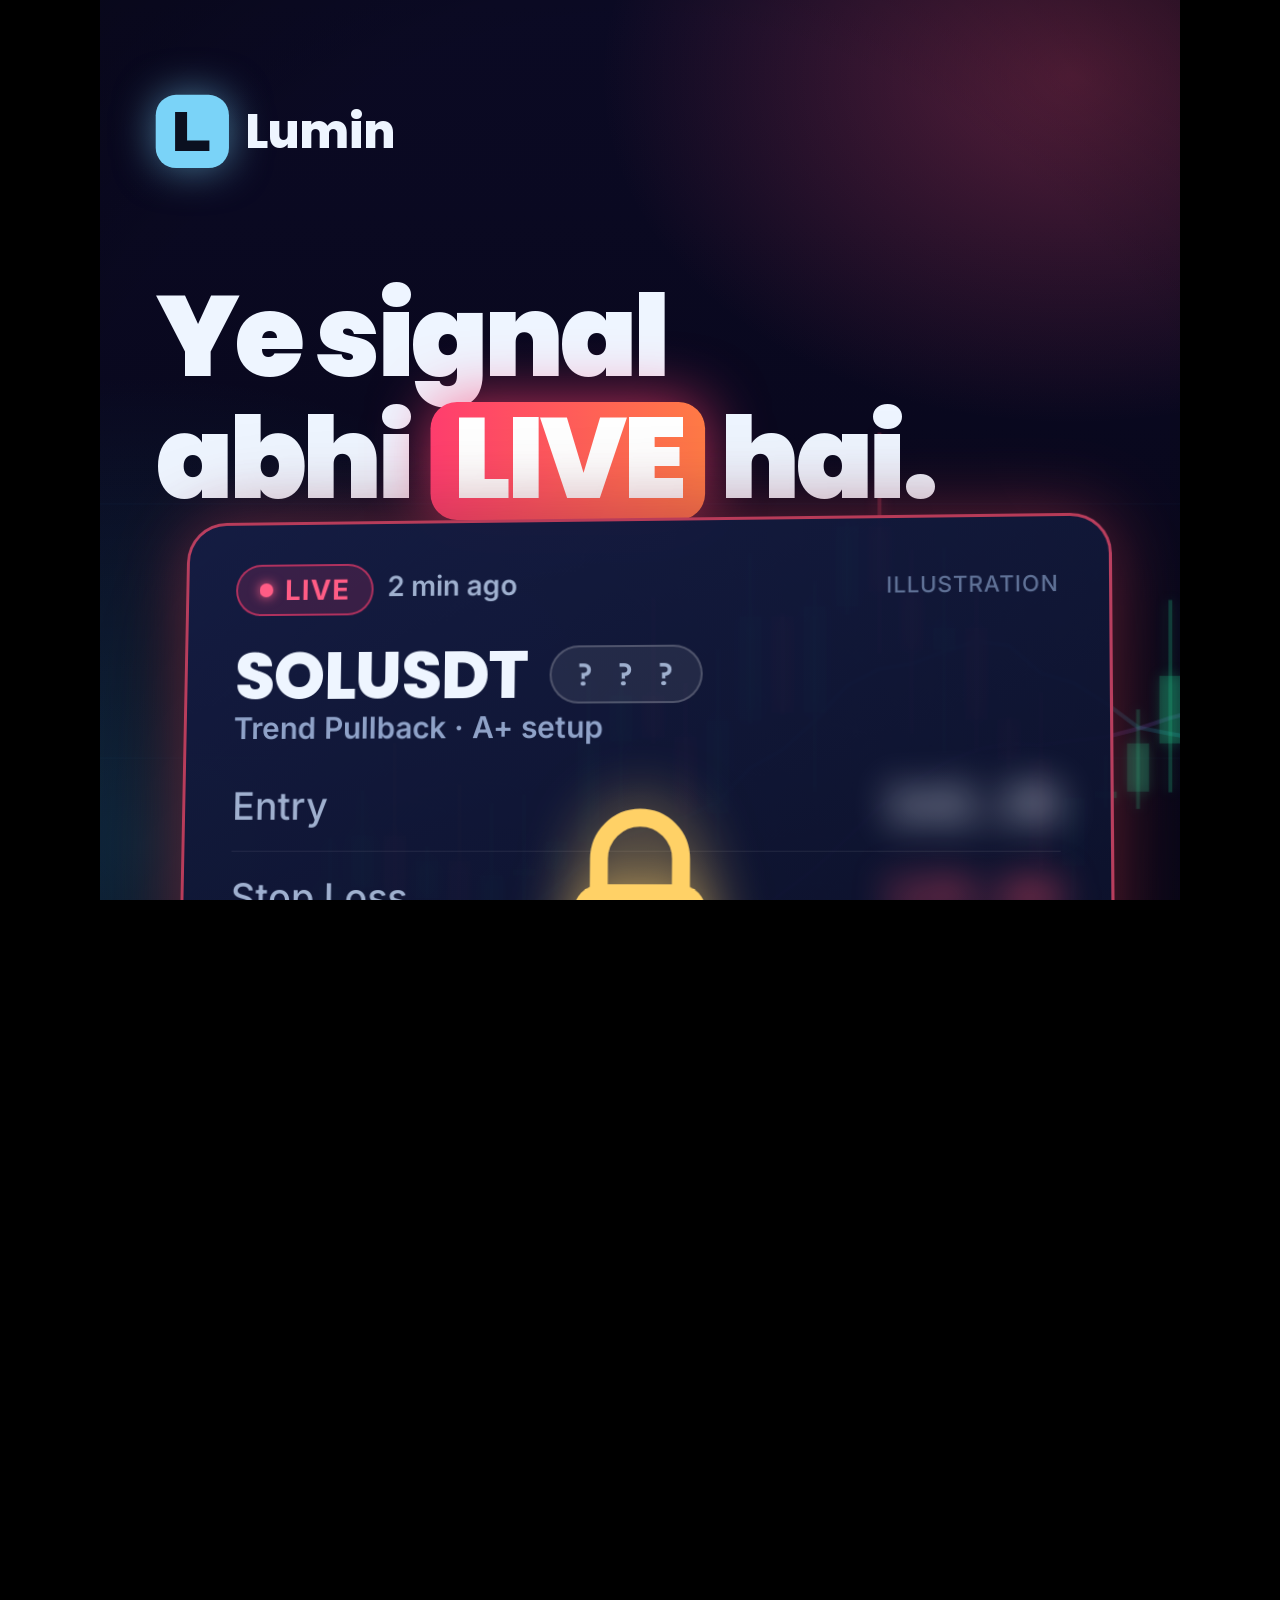
<file: ads/unlock-live/index.html>
<!doctype html>
<!--
  UNLOCK — "Ye signal abhi LIVE hai."   (hook test B: curiosity)
  Tests a curiosity hook against the hero's 3 AM hook, and sells the funnel
  that shipped 2026-09-25: open the app with no phone number, see every live
  signal masked, sign up, 3 days of live signals free.

  Frame 0 IS the thumbnail: a live signal card whose levels are blurred under
  a padlock, "Sign up free to see signal" on it (the app's own button copy),
  a live chart breathing behind it.

  Story on a 120 BPM grid (cues in #soundtrack below):
    0.0–2.5s  HOOK    "Ye signal abhi LIVE hai." — levels hidden, padlock
    2.5–6.0s  UNLOCK  tap → shackle opens → lock bursts → levels decode;
                      "Entry. Stop. Target." slam on the beat, "Sab clear."
    6.0–9.5s  ENTRY   "+91 ____" form is slashed and drops; the phone opens
                      straight onto one welcome screen → feed. "Number nahi.
                      Form nahi. Seedha app mein."
    9.5–12.5s OFFER   "Sign up karo." DAY 1 / 2 / 3 tiles, live cards stream
    12.5–18s  END     CTA + ASCI disclaimer (5.5s)

  Claims audit: docs/compliance-checklist.md. No P&L, %, win rate. Prices are
  ILLUSTRATION. No exchange named at all in this ad.
-->
<html data-duration="18000">
<head>
<meta charset="utf-8">
<title>Lumin — Ye signal abhi LIVE hai</title>
<link rel="stylesheet" href="../_shared/base.css">
<style>
  #stage {
    background:
      radial-gradient(760px 560px at 90% 4%, rgba(255,77,109,.30), transparent 62%),
      radial-gradient(900px 760px at 4% 44%, rgba(56,214,255,.16), transparent 62%),
      radial-gradient(1100px 800px at 50% 110%, rgba(155,107,255,.26), transparent 60%),
      linear-gradient(180deg, #0b0a24 0%, #060516 55%, #02030b 100%);
  }
  #cam { position:absolute; inset:0; transform-origin: 50% 45%; }
  #bgchart { position:absolute; left:0; top:260px; width:1080px; height:1500px; }
  .vignette { position:absolute; inset:0; pointer-events:none;
    background: radial-gradient(1200px 1500px at 50% 45%, transparent 55%, rgba(0,0,0,.65)); }

  .brand-mini { position:absolute; left:64px; top:108px; display:flex; align-items:center; gap:16px; z-index:30; }
  .brand-mini .logo { width:72px; height:72px; border-radius:20px; }
  .brand-mini .logo svg { width:34px; height:40px; }
  .brand-mini span { font:800 46px/1 "Poppins"; letter-spacing:-1px; }

  .hook { font:900 112px/0.98 "Poppins"; letter-spacing:-4px; }
  .live-word { display:inline-block; padding:0 22px 6px; border-radius:26px; margin-left:4px;
    background: linear-gradient(90deg, #ff3d6e, #ff7a45); color:#fff;
    box-shadow: 0 0 60px rgba(255,61,110,.75); animation: livePulse 1s ease-in-out infinite; }
  @keyframes livePulse { 50% { box-shadow: 0 0 20px rgba(255,61,110,.35); filter: brightness(1.15); } }

  /* the signal card — outer is tweened, inner carries the 3D pose */
  .sigwrap { position:absolute; left:80px; top:520px; width:920px; height:660px; perspective:2400px; }
  .sig { position:absolute; inset:0; border-radius:40px; padding:40px 48px;
    background: linear-gradient(160deg, rgba(20,28,66,.97), rgba(9,13,36,.97));
    border:3px solid rgba(255,77,109,.7);
    box-shadow: 0 0 90px rgba(255,77,109,.35), 0 40px 120px rgba(0,0,0,.7), inset 0 0 0 1px rgba(255,255,255,.05); }
  .sig .top { display:flex; justify-content:space-between; align-items:center; }
  .pill.redlive { background: rgba(255,61,110,.16); color:#ff5c85; border:2px solid rgba(255,61,110,.6); }
  .ago { font:600 28px/1 "Inter"; color:var(--muted); margin-left:14px; }
  .sym { display:flex; align-items:center; gap:22px; margin:28px 0 4px; }
  .sym b { font:800 66px/1 "Poppins"; letter-spacing:-1px; }
  .dir { padding:12px 24px; border-radius:999px; font:800 30px/1 "Mono"; letter-spacing:2px;
    background: rgba(255,255,255,.08); color:#9fb0cf; border:2px solid rgba(255,255,255,.2); }
  .agent { font:600 30px/1 "Inter"; color:#8fa2c8; margin-bottom:18px; }
  .lv { display:flex; justify-content:space-between; align-items:center; padding:22px 0;
    border-bottom:1px solid rgba(255,255,255,.08); font:500 38px/1 "Inter"; color:var(--muted); }
  .lv:last-of-type { border-bottom:0; }
  .lv b { font:700 46px/1 "Mono"; color:var(--ink); display:inline-block; }
  .lv b.r { color:var(--red); } .lv b.g { color:var(--green); }
  .lockbox { position:absolute; left:0; right:0; top:250px; height:250px; display:grid; place-items:center; }
  .lockic { width:150px; height:190px; color:#ffd166; filter: drop-shadow(0 0 30px rgba(255,209,102,.8)); }
  .lockic svg { width:100%; height:100%; overflow:visible; }
  .lockic .shackle { transform-origin: 92px 70px; }
  .unlockbtn { position:absolute; left:48px; right:48px; bottom:36px; height:96px; border-radius:26px;
    display:flex; align-items:center; justify-content:center; gap:16px;
    background: linear-gradient(90deg, #2f7bff, #38d6ff); color:#041022; font:800 38px/1 "Poppins";
    box-shadow: 0 0 50px rgba(56,214,255,.6); }
  .closebar { position:absolute; left:48px; right:48px; bottom:36px; height:96px; border-radius:26px;
    display:flex; align-items:center; justify-content:center; font:700 36px/1 "Inter"; color:#bff5de;
    background: rgba(34,227,155,.12); border:2px solid rgba(34,227,155,.55); }
  .ripple { position:absolute; width:60px; height:60px; margin:-30px 0 0 -30px; border-radius:50%;
    border:6px solid #fff; opacity:0; pointer-events:none; }
  .touch { position:absolute; width:74px; height:74px; margin:-37px 0 0 -37px; border-radius:50%;
    background: radial-gradient(circle, rgba(255,255,255,.95), rgba(255,255,255,.35) 60%, transparent 70%); opacity:0; }
  .hint { font:700 70px/1 "Caveat"; color:#ffe3a3; text-shadow:0 0 26px rgba(255,209,102,.6); }

  .deck { position:absolute; height:60px; border-radius:0 0 34px 34px; background: rgba(20,26,60,.95);
    border:3px solid rgba(255,77,109,.45); border-top:0; box-shadow: 0 20px 60px rgba(0,0,0,.6); }
  .livecount { position:absolute; top:1400px; white-space:nowrap;
    display:flex; align-items:center; gap:16px; padding:20px 34px; border-radius:999px;
    background: rgba(255,61,110,.14); border:2px solid rgba(255,61,110,.55); color:#ffc2d0; font:800 34px/1 "Inter"; }
  .livecount .dot { color:#ff4d6d; }
  .slam { font:900 100px/1 "Poppins"; letter-spacing:-3px; display:inline-block; }

  /* scene C */
  .form { position:absolute; left:130px; top:640px; width:820px; padding:44px 48px; border-radius:36px;
    background: rgba(240,244,255,.97); color:#1a2340; box-shadow: 0 40px 120px rgba(0,0,0,.6); }
  .form h5 { font:800 44px/1.1 "Poppins"; margin-bottom:28px; }
  .form .inp { display:flex; gap:18px; align-items:center; padding:26px 28px; border-radius:22px; border:3px solid #c8d2ea;
    font:700 44px/1 "Mono"; color:#8a96b5; }
  .form .inp span { color:#1a2340; }
  .form .btn { margin-top:24px; padding:26px; border-radius:22px; background:#c9d3ea; color:#5b6788; text-align:center; font:800 38px/1 "Poppins"; }
  .slash { position:absolute; left:-30px; right:-30px; top:50%; height:22px; margin-top:-11px; border-radius:22px;
    background: linear-gradient(90deg, #ff3d6e, #ff7a45); box-shadow:0 0 40px rgba(255,61,110,.9); transform-origin:left center; }

  .phone-wrap { position:absolute; left:250px; top:640px; width:580px; height:1060px; perspective:2400px; }
  .ph { position:absolute; inset:0; border-radius:84px; overflow:hidden;
    background:#070818; border:3px solid rgba(255,255,255,.2);
    box-shadow: inset 0 0 0 14px #04050d, 0 0 0 2px rgba(56,214,255,.35), 0 60px 140px rgba(0,0,0,.75), 0 0 120px rgba(56,214,255,.25); }
  .ph::before { content:""; position:absolute; left:50%; top:28px; width:150px; height:40px; margin-left:-75px; border-radius:30px; background:#02030a; z-index:5; }
  .scr { position:absolute; inset:16px; border-radius:70px; overflow:hidden; }
  .welcome { background: radial-gradient(500px 420px at 70% 10%, rgba(61,123,255,.45), transparent 70%), #0a1030;
    display:flex; flex-direction:column; align-items:center; justify-content:center; text-align:center; padding:60px; }
  .welcome .logo { width:150px; height:150px; border-radius:40px; }
  .welcome .logo svg { width:70px; height:80px; }
  .welcome h6 { font:800 54px/1.1 "Poppins"; margin-top:40px; }
  .welcome p { font:500 30px/1.4 "Inter"; color:var(--muted); margin-top:16px; }
  .welcome .go { margin-top:60px; width:100%; padding:34px 0; border-radius:28px; background: linear-gradient(90deg, #2f7bff, #38d6ff);
    color:#041022; font:800 40px/1 "Poppins"; }
  .welcome small { position:absolute; bottom:60px; left:40px; right:40px; font:500 22px/1.4 "Inter"; color:#6f80a6; }
  .feed { background:#080d26; padding:90px 30px 30px; }
  .feed h6 { font:800 46px/1 "Poppins"; margin-bottom:24px; }
  .tabs { display:flex; gap:14px; margin-bottom:24px; }
  .tabs span { padding:12px 22px; border-radius:999px; font:700 24px/1 "Inter"; background:rgba(255,255,255,.07); color:#9fb0cf; }
  .tabs span.on { background: rgba(56,214,255,.18); color:#7fe3ff; }
  .fc { border-radius:26px; padding:22px 24px; margin-bottom:16px; background: rgba(20,30,70,.9); border:2px solid rgba(255,255,255,.08); }
  .fc .l1 { display:flex; justify-content:space-between; font:800 30px/1 "Poppins"; }
  .fc .l2 { display:flex; justify-content:space-between; margin-top:12px; font:600 22px/1 "Inter"; color:#8fa2c8; }
  .fc .blurv { filter: blur(7px); color:#fff; }
  .fc.lockd { border-color: rgba(255,61,110,.55); }
  .res { font:800 22px/1 "Inter"; padding:6px 12px; border-radius:10px; }
  .res.w { background:rgba(34,227,155,.16); color:var(--green); }
  .res.l { background:rgba(255,77,109,.16); color:var(--red); }

  /* scene D */
  .day { position:absolute; top:640px; width:290px; height:330px; border-radius:36px; text-align:center; padding-top:46px;
    background: linear-gradient(170deg, rgba(34,227,155,.24), rgba(10,30,40,.95)); border:3px solid rgba(34,227,155,.8);
    box-shadow: 0 0 70px rgba(34,227,155,.45), 0 30px 80px rgba(0,0,0,.6); transform-origin: 50% 0; }
  .day small { display:block; font:800 30px/1 "Inter"; letter-spacing:6px; color:#9ff5d2; }
  .day b { display:block; font:900 150px/1 "Poppins"; margin-top:10px; }
  .day span { display:inline-block; margin-top:16px; padding:10px 20px; border-radius:999px; font:800 24px/1 "Inter";
    background: rgba(255,255,255,.12); color:#fff; letter-spacing:2px; }
  #stream { position:absolute; left:0; right:0; top:1010px; height:560px; overflow:hidden;
    mask-image: linear-gradient(180deg, transparent, #000 20%, #000 70%, transparent); }
  .sc { position:absolute; width:470px; padding:22px 26px; border-radius:24px; background: rgba(13,24,56,.92); border:2px solid rgba(56,214,255,.4); }
  .sc .l1 { display:flex; justify-content:space-between; font:800 30px/1 "Poppins"; }
  .sc .l2 { margin-top:12px; font:600 21px/1 "Mono"; color:#9fb0cf; white-space:nowrap; }
  .sc .l2 .g { color:var(--green); } .sc .l2 .r { color:var(--red); }
  .stamp { position:absolute; left:50%; top:760px; padding:22px 44px; border:8px solid #22e39b; border-radius:24px;
    font:900 76px/1 "Poppins"; color:#22e39b; letter-spacing:6px; background: rgba(4,20,14,.75);
    box-shadow: 0 0 80px rgba(34,227,155,.7); }

  #flash { position:absolute; inset:0; background:#fff; opacity:0; pointer-events:none; z-index:50; mix-blend-mode:overlay; }
</style>
</head>
<body>
<script type="application/json" id="soundtrack">
{
  "bpm": 120,
  "prog": "dark",
  "music_from": 0,
  "drums_from": 2500,
  "music_until": 12500,
  "end": 18000,
  "sfx": [
    [0, "sub"], [0, "glitch"], [700, "tick"], [1200, "tick"], [1700, "tick"],
    [1500, "riser1"], [2500, "tap"], [2650, "unlock"], [2900, "shatter"], [2900, "sub"],
    [2950, "scramble"], [3500, "hit"], [4000, "hit"], [4500, "hit"], [5000, "ding"],
    [5000, "riser1"], [6000, "glitch"], [6000, "impact"],
    [6500, "tick"], [6750, "zap"], [7000, "whoosh"], [7250, "whoosh"],
    [7750, "tap"], [7900, "ding"], [8000, "hit"],
    [8500, "riser1"], [9500, "impact"], [9500, "whoosh"],
    [10000, "lock"], [10500, "lock"], [11000, "lock"], [11500, "stamp"], [11500, "riser1"],
    [12500, "impact"], [12500, "sub"]
  ]
}
</script>

<div id="stage" data-end-at="12500" data-poster="0">
<div id="cam">
  <canvas id="bgchart" width="1080" height="1500"></canvas>
  <div class="vignette"></div>
  <div id="bursts" style="position:absolute; inset:0; z-index:40; pointer-events:none"></div>

  <div class="brand-mini" data-out="fade" data-until="12200">
    <div class="logo" data-logo></div><span>Lumin</span>
  </div>

  <!-- ============ A. HOOK — the thumbnail (0–2.5s) ============ -->
  <div class="abs" style="left:64px; top:290px" data-out="left" data-until="2450" data-odur="250">
    <div class="hook">Ye signal</div>
    <div class="hook" style="margin-top:10px">abhi <span class="live-word">LIVE</span> hai.</div>
  </div>

  <!-- deck of more masked live signals behind the hero card (thumbnail depth) -->
  <div class="deck" style="left:120px; top:1172px; width:840px; opacity:.75" data-out="fade" data-until="2450" data-odur="200"></div>
  <div class="deck" style="left:160px; top:1206px; width:760px; opacity:.45" data-out="fade" data-until="2450" data-odur="200"></div>
  <div class="livecount center-x" data-out="fade" data-until="2450" data-odur="200"><span class="dot"></span>8 signals live abhi · sab locked</div>

  <div class="sigwrap" data-out="fade" data-until="5900" data-odur="250">
    <div class="sig" id="sig">
      <div class="top">
        <div><span class="pill redlive"><span class="dot"></span>LIVE</span><span class="ago">2 min ago</span></div>
        <span class="illus">ILLUSTRATION</span>
      </div>
      <div class="sym"><b>SOLUSDT</b><span class="dir" id="dir">? ? ?</span></div>
      <div class="agent">Trend Pullback · A+ setup</div>
      <div id="levels">
        <div class="lv"><span>Entry</span><b id="v1">142.35</b></div>
        <div class="lv"><span>Stop Loss</span><b class="r" id="v2">139.80</b></div>
        <div class="lv"><span>Target</span><b class="g" id="v3">145.60</b></div>
      </div>
      <div class="lockbox" id="lockbox"><div class="lockic" id="lockic" data-lock></div></div>
      <div class="unlockbtn" id="unlockbtn">
        <svg width="34" height="40" viewBox="0 0 120 150"><rect x="8" y="64" width="104" height="82" rx="22" fill="#041022"/><path d="M28 70V44a32 32 0 0 1 64 0v26" stroke="#041022" stroke-width="14" fill="none"/></svg>
        Sign up free to see signal
      </div>
      <div class="closebar" id="closebar">Target pe <span style="color:var(--green); margin:0 10px">100% close.</span> Bas.</div>
      <div class="touch" id="touch1" style="left:600px; top:596px"></div>
      <div class="ripple" id="ripple1" style="left:600px; top:596px"></div>
    </div>
  </div>
  <div class="abs" style="left:560px; top:1282px" data-out="fade" data-until="2450" data-odur="200">
    <div class="hint">Levels dekhne hain?</div>
  </div>
  <svg class="abs" style="left:470px; top:1248px" width="90" height="80" viewBox="0 0 90 80" data-out="fade" data-until="2450" data-odur="200">
    <path d="M80 60 C 50 60, 30 45, 20 15" stroke="#ffe3a3" stroke-width="6" fill="none" stroke-linecap="round"/>
    <path d="M8 26 L20 10 L34 24" stroke="#ffe3a3" stroke-width="6" fill="none" stroke-linecap="round" stroke-linejoin="round"/>
  </svg>

  <!-- ============ B. UNLOCK (2.5–6.0s) ============ -->
  <div class="abs" style="left:64px; top:300px; white-space:nowrap">
    <span class="slam" data-in="pop" data-at="3500" data-dur="240" data-out="up" data-until="5900" data-odur="220">Entry.</span>
    <span class="slam" style="color:#ff6d8a" data-in="pop" data-at="4000" data-dur="240" data-out="up" data-until="5900" data-odur="220">Stop.</span>
    <span class="slam grad-green" data-in="pop" data-at="4500" data-dur="240" data-out="up" data-until="5900" data-odur="220">Target.</span>
  </div>
  <div class="abs" style="left:64px; top:414px" data-in="left" data-at="5000" data-dur="300" data-out="up" data-until="5900" data-odur="220">
    <div class="slam grad" style="font-size:88px">Sab clear.</div>
  </div>

  <!-- ============ C. NO NUMBER (6.0–9.5s) ============ -->
  <div class="abs" style="left:64px; top:290px" data-in="left" data-at="6000" data-dur="280" data-out="left" data-until="9450" data-odur="220">
    <div class="slam" style="font-size:96px">Number <span style="color:#ff6d8a">nahi.</span></div>
  </div>
  <div class="abs" style="left:64px; top:392px" data-in="left" data-at="6500" data-dur="280" data-out="left" data-until="9450" data-odur="220">
    <div class="slam" style="font-size:96px">Form <span style="color:#ff6d8a">nahi.</span></div>
  </div>
  <div class="abs" style="left:64px; top:494px" data-in="pop" data-at="8000" data-dur="300" data-out="left" data-until="9450" data-odur="220">
    <div class="slam grad-green" style="font-size:96px">Seedha app mein.</div>
  </div>

  <div id="formwrap" class="abs" style="left:0; top:0; width:1080px; height:1920px" data-in="up" data-at="6150" data-dur="320">
    <div class="form" id="form">
      <h5>Enter mobile number</h5>
      <div class="inp"><span>+91</span> _ _ _ _ _ _ _ _ _ _</div>
      <div class="btn">Send OTP</div>
      <div class="slash" id="slash"></div>
    </div>
  </div>

  <div class="phone-wrap" data-in="up" data-at="7350" data-dur="400" data-out="fade" data-until="9450" data-odur="220">
    <div class="ph" id="ph">
      <div class="scr welcome" id="scrWelcome">
        <div class="logo" data-logo></div>
        <h6>Welcome to Lumin</h6>
        <p>Crypto signals, clear and simple.</p>
        <div class="go" id="goBtn">Get started</div>
        <small>By continuing you agree to the Terms &amp; Risk Disclosure.</small>
        <div class="touch" id="touch2" style="left:274px; top:640px"></div>
        <div class="ripple" id="ripple2" style="left:274px; top:640px"></div>
      </div>
      <div class="scr feed" id="scrFeed">
        <h6>Signals</h6>
        <div class="tabs"><span class="on">All</span><span>Open</span><span>Closed</span></div>
        <div class="fc lockd"><div class="l1"><span>SOLUSDT</span><span class="pill redlive" style="font-size:20px; padding:6px 14px">LIVE</span></div>
          <div class="l2"><span>Entry <span class="blurv">142.35</span></span><span>Sign up to see</span></div></div>
        <div class="fc lockd"><div class="l1"><span>ARBUSDT</span><span class="pill redlive" style="font-size:20px; padding:6px 14px">LIVE</span></div>
          <div class="l2"><span>Entry <span class="blurv">0.7412</span></span><span>Sign up to see</span></div></div>
        <div class="fc"><div class="l1"><span>ETHUSDT</span><span class="res w">TP HIT</span></div><div class="l2"><span>Closed · 1h</span><span>ILLUSTRATION</span></div></div>
        <div class="fc"><div class="l1"><span>LINKUSDT</span><span class="res l">SL HIT</span></div><div class="l2"><span>Closed · 3h</span><span>ILLUSTRATION</span></div></div>
        <div class="fc"><div class="l1"><span>BNBUSDT</span><span class="res w">TP HIT</span></div><div class="l2"><span>Closed · 5h</span><span>ILLUSTRATION</span></div></div>
      </div>
    </div>
  </div>

  <!-- ============ D. OFFER (9.5–12.5s) ============ -->
  <div class="abs" style="left:64px; top:290px" data-in="left" data-at="9500" data-dur="300" data-out="left" data-until="12450" data-odur="220">
    <div class="slam" style="font-size:96px">Sign up karo.</div>
  </div>
  <div class="abs" style="left:64px; top:400px" data-in="left" data-at="9750" data-dur="300" data-out="left" data-until="12450" data-odur="220">
    <div class="h3" style="font-size:58px; color:#cfe3ff">3 din saare live signals <span class="grad-green">FREE.</span></div>
  </div>
  <div class="day" id="d1" style="left:60px"><small>DAY</small><b>1</b><span>LIVE ✓</span></div>
  <div class="day" id="d2" style="left:395px"><small>DAY</small><b>2</b><span>LIVE ✓</span></div>
  <div class="day" id="d3" style="left:730px"><small>DAY</small><b>3</b><span>LIVE ✓</span></div>
  <div id="stream" data-in="fade" data-at="9700" data-dur="400" data-out="fade" data-until="12450" data-odur="220"></div>
  <div class="stamp" id="stamp" data-base="translateX(-50%) rotate(-8deg)">UNLOCKED</div>

  <!-- ============ E. END — CTA + ASCI disclaimer (12.5–18s, 5.5s) ============ -->
  <div class="abs center-x" style="top:292px; width:100%; text-align:center" data-in="pop" data-at="12500" data-dur="500">
    <div style="display:flex; align-items:center; justify-content:center; gap:22px">
      <div class="logo" style="width:104px; height:104px; border-radius:28px" data-logo-lg></div>
      <div style="font:900 84px/1 Poppins; letter-spacing:-2px">Lumin</div>
    </div>
    <div class="h2" style="margin-top:28px; font-size:70px">Live signal dekhna hai?</div>
    <div class="h2" style="margin-top:6px; font-size:70px">Sign up. <span class="grad-green">3 din FREE.</span></div>
  </div>
  <div class="abs center-x" style="top:640px; text-align:center; width:100%" data-in="up" data-at="12800" data-dur="450">
    <div class="cta glow-pulse">Free mein dekho
      <svg width="40" height="40" viewBox="0 0 40 40"><path d="M8 20h24M22 10l10 10-10 10" stroke="#041022" stroke-width="5" fill="none" stroke-linecap="round" stroke-linejoin="round"/></svg>
    </div>
    <div class="body" style="margin-top:22px; color:#cfe3ff">app.luminapp.org &nbsp;·&nbsp; Google Play</div>
  </div>
  <div class="disclaimer" style="top:865px" data-in="fade" data-at="12500" data-dur="300">
    <h4>RISK DISCLAIMER</h4>
    <p>Crypto products and NFTs are unregulated and can be highly risky. There may be no regulatory recourse for any loss from such transactions.</p>
    <small>Futures trading carries a high risk of loss. Signals are not financial advice. 18+ only.</small>
  </div>
</div>
<div id="flash"></div>
</div>

<script src="../_shared/runtime.js"></script>
<script src="../_shared/fx.js"></script>
<script>
(function () {
  FX.icons();
  const $ = (id) => document.getElementById(id);
  const chart = FX.candles($("bgchart"), { seed: 42, base: 142, vol: 0.55, n: 500 });

  // Unlocked live signals streaming up behind the day tiles (all illustration).
  const rows = [["BTCUSDT", "LONG", "64,120", "63,380", "65,010"], ["ETHUSDT", "SHORT", "3,412", "3,468", "3,351"],
    ["XRPUSDT", "LONG", "0.5821", "0.5712", "0.5944"], ["DOGEUSDT", "LONG", "0.1204", "0.1181", "0.1231"],
    ["AVAXUSDT", "SHORT", "27.41", "27.96", "26.83"], ["SUIUSDT", "LONG", "1.884", "1.842", "1.931"]];
  const stream = $("stream");
  const scs = rows.map(([s, d, e, sl, tp], i) => {
    const el = document.createElement("div");
    el.className = "sc";
    el.innerHTML = `<div class="l1"><span>${s}</span><span class="pill ${d === "LONG" ? "long" : "short"}" style="font-size:20px; padding:6px 14px">${d}</span></div>
      <div class="l2">${e} · <span class="r">SL ${sl}</span> · <span class="g">TP ${tp}</span></div>`;
    stream.appendChild(el);
    return [el, i];
  });

  const burst = FX.burst($("bursts"), 46, 9, ["#ffd166", "#ff6d8a", "#38d6ff", "#22e39b", "#ffffff"]);
  const CUTS = [2500, 6000, 9500, 12500];
  const cam = $("cam"), flash = $("flash");
  const lockic = $("lockic"), shackle = lockic.querySelector(".shackle");
  const vals = [[$("v1"), "142.35"], [$("v2"), "139.80"], [$("v3"), "145.60"]];

  function tapFx(touch, ripple, t, t0) {
    const d = t - t0;
    touch.style.opacity = d >= -250 && d < 350 ? (d < 0 ? (d + 250) / 250 : 1 - d / 350).toFixed(3) : "0";
    touch.style.transform = `scale(${d < 0 ? 1.3 + d / -800 : 0.85})`;
    const k = d >= 0 && d < 500 ? d / 500 : -1;
    ripple.style.opacity = k < 0 ? "0" : (1 - k).toFixed(3);
    ripple.style.transform = `scale(${k < 0 ? 0 : (1 + 5 * Ad.ease.out(k)).toFixed(3)})`;
  }

  Ad.onFrame((t) => {
    const kick = FX.camera(t, { cam, flash, cuts: CUTS, musicFrom: 2500, musicEnd: 12500, shake: 16, split: 12 });

    // Live chart behind everything; it quiets under the end card.
    chart.draw(t, { offset: 200 + t / 1000 * 1.4, count: 34, alpha: t < 12500 ? 0.24 + 0.06 * kick : 0.1, glow: 14,
      mas: [[9, "rgba(56,214,255,.8)", 4], [21, "rgba(155,107,255,.8)", 4]] });

    // Card pose: a slow 3D sway, settling face-on as it unlocks.
    const sig = $("sig");
    const face = Ad.ease.inOut(Ad.span(t, 2400, 3200));
    sig.style.transform = `rotateY(${((-7 + Math.sin(t / 900) * 2) * (1 - face)).toFixed(2)}deg) rotateX(${(4 * (1 - face)).toFixed(2)}deg)`;

    // Locked → unlocked.
    tapFx($("touch1"), $("ripple1"), t, 2500);
    const open = Ad.ease.back(Ad.span(t, 2620, 2860));
    shackle.style.transform = `translateY(${(-26 * open).toFixed(1)}px) rotate(${(34 * open).toFixed(1)}deg)`;
    const pop = Ad.span(t, 2870, 3080);
    lockic.style.transform = `scale(${(1 + 0.12 * Math.sin(t / 160) * (1 - Ad.span(t, 2400, 2600)) + 0.6 * pop).toFixed(3)})`;
    lockic.style.opacity = (1 - pop).toFixed(3);
    burst.draw(t, 2900, 540, 540 + 380);
    const blur = 18 * (1 - Ad.ease.out(Ad.span(t, 2900, 3350)));
    vals.forEach(([el, v], i) => {
      el.style.filter = blur > 0.2 ? `blur(${blur.toFixed(1)}px)` : "";
      const p = Ad.span(t, 2950 + i * 180, 3650 + i * 180);
      el.textContent = t < 2950 ? v : FX.scramble(v, p, t, i + 1);
    });
    const dir = $("dir");
    if (t >= 2950) {
      const p = Ad.span(t, 2950, 3450);
      dir.textContent = FX.scramble("LONG", p, t, 7);
      dir.style.cssText = "background:rgba(34,227,155,.16); color:#22e39b; border-color:rgba(34,227,155,.6)";
    } else { dir.textContent = "? ? ?"; dir.style.cssText = ""; }
    const btnOut = Ad.span(t, 2880, 3080);
    $("unlockbtn").style.opacity = (1 - btnOut).toFixed(3);
    $("unlockbtn").style.transform = `scale(${(1 - 0.08 * btnOut + (t > 2450 && t < 2650 ? -0.04 : 0)).toFixed(3)})`;
    const barIn = Ad.ease.out(Ad.span(t, 3900, 4250));
    $("closebar").style.opacity = barIn.toFixed(3);
    $("closebar").style.transform = `translateY(${(30 * (1 - barIn)).toFixed(1)}px)`;
    const unlocked = t >= 2950;
    sig.style.borderColor = unlocked ? "rgba(34,227,155,.8)" : "rgba(255,77,109,.7)";
    sig.style.boxShadow = unlocked
      ? `0 0 ${(90 + 60 * kick).toFixed(0)}px rgba(34,227,155,.45), 0 40px 120px rgba(0,0,0,.7)`
      : `0 0 ${(80 + 40 * Math.sin(t / 250)).toFixed(0)}px rgba(255,77,109,.38), 0 40px 120px rgba(0,0,0,.7)`;

    // Scene C: the phone-number form is slashed, then falls out of frame.
    const form = $("form");
    const slash = Ad.ease.out(Ad.span(t, 6750, 6950));
    $("slash").style.transform = `rotate(-8deg) scaleX(${slash.toFixed(3)})`;
    const fall = Math.max(0, t - 7000);
    form.style.transform = `translateY(${(0.0065 * fall * fall).toFixed(1)}px) rotate(${(0.018 * fall).toFixed(2)}deg)`;
    $("formwrap").style.display = t > 6100 && t < 8200 ? "block" : "none";

    // Phone: rises tilted, settles; tap Get started → feed.
    const ph = $("ph");
    const settle = Ad.ease.out(Ad.span(t, 7200, 7900));
    ph.style.transform = `rotateY(${(18 * (1 - settle)).toFixed(2)}deg) rotateX(${(10 * (1 - settle)).toFixed(2)}deg)`;
    tapFx($("touch2"), $("ripple2"), t, 7750);
    const sw = Ad.ease.out(Ad.span(t, 7900, 8200));
    $("scrWelcome").style.transform = `translateX(${(-560 * sw).toFixed(1)}px)`;
    $("scrFeed").style.transform = `translateX(${(560 * (1 - sw)).toFixed(1)}px)`;

    // Scene D: day tiles flip down on the beat, then UNLOCKED stamps.
    [[$("d1"), 10000], [$("d2"), 10500], [$("d3"), 11000]].forEach(([el, at]) => {
      const p = Ad.ease.back(Ad.span(t, at, at + 320));
      const out = Ad.span(t, 12450, 12670);
      el.style.opacity = t < at ? "0" : (1 - out).toFixed(3);
      el.style.visibility = t < at || out >= 1 ? "hidden" : "visible";
      el.style.transform = `perspective(1400px) rotateX(${(-90 * (1 - p)).toFixed(1)}deg) scale(${(1 + 0.06 * kick * (t > at ? 1 : 0)).toFixed(3)})`;
    });
    const st = $("stamp");
    const sp = Ad.span(t, 11500, 11700);
    const so = Ad.span(t, 12450, 12650);
    st.style.opacity = t < 11500 ? "0" : ((sp < 1 ? sp : 1) * (1 - so)).toFixed(3);
    st.style.visibility = t < 11500 || so >= 1 ? "hidden" : "visible";
    st.style.transform = `translateX(-50%) rotate(-8deg) scale(${(2.2 - 1.2 * Ad.ease.out(sp)).toFixed(3)})`;

    scs.forEach(([el, i]) => {
      const col = i % 2, y = ((i * 150 - (t - 9500) * 0.16) % 900 + 900) % 900 - 160;
      el.style.left = col ? "560px" : "50px";
      el.style.top = `${(y + col * 70).toFixed(1)}px`;
    });
  });
})();
</script>
</body>
</html>
</file>
<file: site/styles.css>
:root {
  --bg0: #040816; --bg1: #0a1330; --panel: rgba(13, 24, 56, .86);
  --cyan: #38d6ff; --blue: #3d7bff; --violet: #9b6bff; --green: #22e39b; --red: #ff4d6d; --amber: #ffc542;
  --ink: #eef5ff; --muted: #9fb0cf; --dim: #5f7196;
}
* { box-sizing: border-box; margin: 0; padding: 0; }
[hidden] { display: none !important; }
html { scroll-behavior: smooth; }
body {
  font: 400 17px/1.55 Inter, system-ui, sans-serif; color: var(--ink); min-height: 100vh;
  background:
    radial-gradient(700px 500px at 90% -5%, rgba(61,123,255,.35), transparent 60%),
    radial-gradient(600px 600px at -10% 45%, rgba(56,214,255,.14), transparent 60%),
    radial-gradient(700px 500px at 60% 110%, rgba(155,107,255,.2), transparent 60%),
    linear-gradient(180deg, var(--bg1), var(--bg0) 60%);
  background-attachment: fixed;
}
a { color: inherit; }
main { max-width: 560px; margin: 0 auto; padding: 0 16px 40px; }

.iab { position: sticky; top: 0; z-index: 10; padding: 12px 16px; background: #3a2a05; color: #ffe6a8; font-size: 15px; border-bottom: 1px solid #806012; }
.copy { margin-left: 6px; padding: 6px 12px; border-radius: 10px; border: 0; background: var(--amber); color: #2a1d00; font-weight: 700; }

.top { max-width: 560px; margin: 0 auto; padding: 16px; display: flex; justify-content: space-between; align-items: center; }
.brand { display: flex; align-items: center; gap: 10px; font: 800 24px Poppins, sans-serif; }
.brand img { border-radius: 12px; box-shadow: 0 0 24px rgba(122,211,248,.5); }
.small-cta { font: 700 14px Inter; text-decoration: none; padding: 9px 16px; border-radius: 999px; border: 1.5px solid rgba(56,214,255,.6); color: var(--cyan); }

.hero { padding: 20px 0 10px; }
.eyebrow { font: 700 12px Inter; letter-spacing: 3px; color: var(--muted); }
h1 { font: 900 clamp(34px, 9.5vw, 48px)/1.05 Poppins, sans-serif; letter-spacing: -1px; margin: 10px 0 14px; }
.lead { color: #cfe3ff; font-size: 17px; }
.grad { background: linear-gradient(90deg, #5fe3ff, #38d6ff 40%, #6f9bff); -webkit-background-clip: text; background-clip: text; color: transparent; }
.grad-green { background: linear-gradient(90deg, #6affc6, #22e39b); -webkit-background-clip: text; background-clip: text; color: transparent; }
.red { color: var(--red); } .green { color: var(--green); } .violet { color: #c9b3ff; }

.signal {
  margin: 24px 0; padding: 20px 22px; border-radius: 22px; background: var(--panel);
  border: 1.5px solid rgba(56,214,255,.45); box-shadow: 0 0 40px rgba(56,214,255,.2);
  animation: rise .8s ease-out both;
}
@keyframes rise { from { opacity: 0; transform: translateY(24px); } }
.sig-head { display: flex; justify-content: space-between; align-items: center; }
.illus { font-size: 11px; letter-spacing: 1px; color: var(--dim); }
.sig-sym { font: 800 26px Poppins; margin: 14px 0 6px; display: flex; gap: 10px; align-items: center; }
.pill { display: inline-flex; align-items: center; gap: 6px; padding: 5px 11px; border-radius: 999px; font: 700 12px Inter; letter-spacing: .5px; }
.pill.live { color: var(--cyan); border: 1.5px solid rgba(56,214,255,.55); background: rgba(56,214,255,.12); }
.pill.live i { width: 8px; height: 8px; border-radius: 50%; background: currentColor; animation: blink 1s infinite; }
@keyframes blink { 50% { opacity: .2; } }
.pill.long { color: var(--green); border: 1.5px solid rgba(34,227,155,.55); background: rgba(34,227,155,.12); }
.r { display: flex; justify-content: space-between; padding: 10px 0; border-bottom: 1px solid rgba(255,255,255,.07); color: var(--muted); opacity: 0; animation: show .5s ease-out forwards; }
@keyframes show { from { opacity: 0; transform: translateY(12px); } to { opacity: 1; transform: none; } }
.r:nth-of-type(3) { animation-delay: .5s; } .r:nth-of-type(4) { animation-delay: .7s; } .r:nth-of-type(5) { animation-delay: .9s; }
.r b { font: 700 18px ui-monospace, "SF Mono", Menlo, monospace; color: var(--ink); }
.r b.red { color: var(--red); } .r b.green { color: var(--green); }
.exit { margin-top: 14px; padding: 12px 14px; border-radius: 14px; background: rgba(34,227,155,.1); border: 1.5px solid rgba(34,227,155,.45); color: #bff5de; font-weight: 600; }
.exit b { color: var(--green); }

.get { display: grid; gap: 10px; }
.cta {
  display: block; text-align: center; text-decoration: none; padding: 17px 20px; border-radius: 999px;
  background: linear-gradient(90deg, #2f7bff, #38d6ff); color: #041022; font: 800 19px Poppins;
  box-shadow: 0 0 36px rgba(56,214,255,.5);
}
.cta.ghost { background: transparent; color: var(--ink); border: 1.5px solid rgba(255,255,255,.25); box-shadow: none; font-weight: 700; }
.note { text-align: center; color: var(--muted); font-size: 14px; }

.a2hs { list-style: none; margin-top: 16px; padding: 16px; border-radius: 18px; background: rgba(13,24,56,.7); border: 1px solid rgba(56,214,255,.3); display: grid; gap: 10px; }
.a2hs li { display: flex; gap: 10px; align-items: baseline; color: #cfe3ff; }
.a2hs li > b:first-child { flex: none; width: 26px; height: 26px; border-radius: 50%; background: var(--cyan); color: #041022; display: inline-grid; place-items: center; font-size: 14px; }

.feat { display: grid; gap: 14px; margin-top: 34px; }
.feat article { padding: 20px; border-radius: 20px; background: var(--panel); border: 1px solid rgba(122,211,248,.2); }
.feat h2 { font: 800 22px/1.2 Poppins; margin: 10px 0 6px; }
.feat p { color: var(--muted); }
.ic { width: 44px; height: 44px; border-radius: 14px; display: grid; place-items: center; font-size: 22px; }
.ic.cyan { background: rgba(56,214,255,.15); } .ic.green { background: rgba(34,227,155,.15); color: var(--green); font-weight: 900; }
.ic.violet { background: rgba(155,107,255,.18); } .ic.amber { background: rgba(255,197,66,.15); } .ic.red { background: rgba(255,77,109,.15); color: var(--red); font-weight: 900; }

.plans { margin-top: 34px; text-align: center; }
.plans h2 { font: 900 30px Poppins; margin-bottom: 14px; }
.tiers { display: grid; grid-template-columns: repeat(2, 1fr); gap: 8px; margin-bottom: 14px; }
.tier { padding: 16px 8px; border-radius: 16px; background: var(--panel); border: 1px solid rgba(122,211,248,.25); display: grid; gap: 6px; }
.tier b { font: 900 18px Poppins; } .tier span { font-size: 13px; color: #cfe3ff; }
.tier.hi { border-color: rgba(34,227,155,.6); box-shadow: 0 0 24px rgba(34,227,155,.25); }
.script { font: 700 28px Caveat, cursive; color: #dff6ff; margin: 8px 0 16px; text-shadow: 0 0 18px rgba(56,214,255,.5); }

.risk { margin-top: 34px; padding: 20px; border-radius: 18px; border: 1.5px solid rgba(255,197,66,.55); background: rgba(8,14,36,.9); text-align: center; }
.risk h3 { font: 800 14px Poppins; letter-spacing: 3px; color: var(--amber); margin-bottom: 10px; }
.risk p { font-weight: 600; }
.risk .sub { font-weight: 400; color: var(--muted); font-size: 14px; margin-top: 10px; }

footer { max-width: 560px; margin: 0 auto; padding: 20px 16px 40px; color: var(--dim); font-size: 13px; }
footer a { margin-right: 16px; color: var(--muted); }
footer p { margin-top: 10px; }
</file>
<file: ads/_shared/base.css>
/* Lumin ad design system — 1080x1920 (9:16) canvas.
 *
 * Safe zones (Meta, 2026): keep headlines and CTAs between y≈250 and y≈1300.
 * Reels overlays the bottom ~35% with caption + buttons, and feed placements
 * crop 9:16 to 4:5 (y 285–1635), so the band both survive is 285–1300.
 * Ambient decoration may run edge to edge; words may not.
 */
@font-face { font-family: "Poppins"; font-weight: 600; src: url("../../assets/fonts/Poppins-600.ttf"); }
@font-face { font-family: "Poppins"; font-weight: 700; src: url("../../assets/fonts/Poppins-700.ttf"); }
@font-face { font-family: "Poppins"; font-weight: 800; src: url("../../assets/fonts/Poppins-800.ttf"); }
@font-face { font-family: "Poppins"; font-weight: 900; src: url("../../assets/fonts/Poppins-900.ttf"); }
@font-face { font-family: "Inter"; font-weight: 400; src: url("../../assets/fonts/Inter-400.ttf"); }
@font-face { font-family: "Inter"; font-weight: 500; src: url("../../assets/fonts/Inter-500.ttf"); }
@font-face { font-family: "Inter"; font-weight: 600; src: url("../../assets/fonts/Inter-600.ttf"); }
@font-face { font-family: "Inter"; font-weight: 700; src: url("../../assets/fonts/Inter-700.ttf"); }
@font-face { font-family: "Caveat"; font-weight: 700; src: url("../../assets/fonts/Caveat-700.ttf"); }
@font-face { font-family: "Mono"; font-weight: 500; src: url("../../assets/fonts/JetBrainsMono-500.ttf"); }
@font-face { font-family: "Mono"; font-weight: 700; src: url("../../assets/fonts/JetBrainsMono-700.ttf"); }

:root {
  --bg0: #040816;
  --bg1: #0a1330;
  --panel: rgba(13, 24, 56, 0.86);
  --panel-solid: #0d1838;
  --line: rgba(122, 211, 248, 0.22);
  --brand: #7ad3f8;          /* Lumin icon blue */
  --cyan: #38d6ff;
  --blue: #3d7bff;
  --violet: #9b6bff;
  --green: #22e39b;
  --red: #ff4d6d;
  --amber: #ffc542;
  --ink: #eef5ff;
  --muted: #9fb0cf;
  --dim: #5f7196;
}

* { box-sizing: border-box; margin: 0; padding: 0; }
html, body { background: #000; overflow: hidden; }
body { display: grid; place-items: center; height: 100vh; }

#stage {
  position: relative; width: 1080px; height: 1920px; overflow: hidden;
  font-family: "Inter", sans-serif; color: var(--ink);
  background:
    radial-gradient(900px 700px at 85% 8%, rgba(61, 123, 255, 0.35), transparent 60%),
    radial-gradient(800px 800px at 10% 60%, rgba(56, 214, 255, 0.16), transparent 60%),
    radial-gradient(1000px 700px at 60% 105%, rgba(155, 107, 255, 0.22), transparent 60%),
    linear-gradient(180deg, var(--bg1), var(--bg0) 70%);
  transform-origin: center;
}
.abs { position: absolute; }
.center-x { left: 50%; transform: translateX(-50%); }

/* ---------- ambient background ---------- */
.grid-floor {
  position: absolute; left: -40%; right: -40%; bottom: -10%; height: 55%;
  background-image:
    linear-gradient(rgba(56, 214, 255, 0.22) 2px, transparent 2px),
    linear-gradient(90deg, rgba(56, 214, 255, 0.22) 2px, transparent 2px);
  background-size: 90px 90px;
  transform: perspective(700px) rotateX(62deg);
  mask-image: linear-gradient(180deg, transparent, #000 45%);
  animation: gridMove 3s linear infinite;
  opacity: 0.45;
}
@keyframes gridMove { to { background-position: 0 90px, 0 0; } }

.particle {
  position: absolute; width: 6px; height: 6px; border-radius: 50%;
  background: var(--cyan); box-shadow: 0 0 14px 4px rgba(56, 214, 255, 0.6);
  animation: floatUp linear infinite; opacity: 0;
}
@keyframes floatUp {
  0% { transform: translateY(0); opacity: 0; }
  15% { opacity: 0.9; }
  100% { transform: translateY(-900px); opacity: 0; }
}
.bg-candles { position: absolute; inset: 0; opacity: 0.12; }

/* ---------- brand bar ---------- */
.brandbar { position: absolute; left: 64px; top: 84px; display: flex; align-items: center; gap: 20px; z-index: 20; }
.logo {
  width: 92px; height: 92px; border-radius: 24px; background: var(--brand);
  display: grid; place-items: center; box-shadow: 0 0 40px rgba(122, 211, 248, 0.55);
}
.logo svg { width: 46px; height: 52px; }
.brandbar .name { font: 800 54px/1 "Poppins"; letter-spacing: -1px; }
.brandbar .sub { font: 500 24px/1.2 "Inter"; color: var(--muted); margin-top: 6px; }
.tagline-top {
  position: absolute; right: 64px; top: 110px; text-align: right; z-index: 20;
  font: 600 22px/1.5 "Inter"; letter-spacing: 6px; color: var(--muted);
}

/* ---------- type ---------- */
.h1 { font: 900 104px/1.02 "Poppins"; letter-spacing: -3px; text-shadow: 0 6px 40px rgba(0,0,0,.6); }
.h2 { font: 800 76px/1.06 "Poppins"; letter-spacing: -2px; }
.h3 { font: 700 50px/1.15 "Poppins"; letter-spacing: -1px; }
.body { font: 500 36px/1.4 "Inter"; color: var(--muted); }
.grad { background: linear-gradient(90deg, #5fe3ff, #38d6ff 40%, #6f9bff); -webkit-background-clip: text; background-clip: text; color: transparent; }
.grad-warm { background: linear-gradient(90deg, #ffb347, #ff4d6d); -webkit-background-clip: text; background-clip: text; color: transparent; }
.grad-green { background: linear-gradient(90deg, #6affc6, #22e39b); -webkit-background-clip: text; background-clip: text; color: transparent; }
.script {
  font: 700 64px/1.05 "Caveat"; color: #dff6ff;
  text-shadow: 0 0 24px rgba(56, 214, 255, 0.55);
}
.swoosh { display: block; height: 22px; margin-top: 4px; }
.mono { font-family: "Mono"; }

/* ---------- cards ---------- */
.card {
  position: absolute; border-radius: 34px; background: var(--panel);
  border: 2px solid rgba(56, 214, 255, 0.45);
  box-shadow: 0 0 0 1px rgba(255, 255, 255, 0.04) inset, 0 0 60px rgba(56, 214, 255, 0.22), 0 30px 80px rgba(0, 0, 0, 0.55);
}
.card.green { border-color: rgba(34, 227, 155, 0.7); box-shadow: 0 0 70px rgba(34, 227, 155, 0.3), 0 30px 80px rgba(0, 0, 0, 0.55); }
.card.red { border-color: rgba(255, 77, 109, 0.7); box-shadow: 0 0 70px rgba(255, 77, 109, 0.28), 0 30px 80px rgba(0, 0, 0, 0.55); }
.card.dull { background: rgba(40, 44, 58, 0.92); border-color: rgba(255, 255, 255, 0.12); box-shadow: 0 30px 80px rgba(0, 0, 0, 0.6); }

.pill {
  display: inline-flex; align-items: center; gap: 12px; padding: 10px 22px; border-radius: 999px;
  font: 700 28px/1 "Inter"; letter-spacing: 1px;
}
.pill.long { background: rgba(34, 227, 155, 0.16); color: var(--green); border: 2px solid rgba(34, 227, 155, 0.55); }
.pill.short { background: rgba(255, 77, 109, 0.16); color: var(--red); border: 2px solid rgba(255, 77, 109, 0.55); }
.pill.live { background: rgba(56, 214, 255, 0.14); color: var(--cyan); border: 2px solid rgba(56, 214, 255, 0.55); }
.dot { width: 14px; height: 14px; border-radius: 50%; background: currentColor; box-shadow: 0 0 12px currentColor; animation: blink 1s ease-in-out infinite; }
@keyframes blink { 50% { opacity: 0.25; } }

.row { display: flex; justify-content: space-between; align-items: center; padding: 22px 0; border-bottom: 1px solid rgba(255, 255, 255, 0.07); font: 500 36px/1 "Inter"; color: var(--muted); }
.row:last-child { border-bottom: 0; }
.row b { font: 700 42px/1 "Mono"; color: var(--ink); }
.row b.g { color: var(--green); }
.row b.r { color: var(--red); }

.check {
  display: flex; align-items: center; gap: 24px; padding: 26px 30px; border-radius: 24px;
  background: rgba(34, 227, 155, 0.08); border: 2px solid rgba(34, 227, 155, 0.35);
  font: 600 38px/1.1 "Inter";
}
.tick { width: 58px; height: 58px; border-radius: 50%; background: var(--green); display: grid; place-items: center; flex: none; box-shadow: 0 0 26px rgba(34, 227, 155, 0.7); }
.tick svg { width: 32px; height: 32px; }
.cross { background: var(--red); box-shadow: 0 0 26px rgba(255, 77, 109, 0.7); }

.glow-pulse { animation: glowPulse 1.6s ease-in-out infinite; }
@keyframes glowPulse { 50% { filter: brightness(1.35); } }

/* ---------- end card ---------- */
.cta {
  display: inline-flex; align-items: center; gap: 18px; padding: 34px 64px; border-radius: 999px;
  background: linear-gradient(90deg, #2f7bff, #38d6ff); color: #041022;
  font: 800 46px/1 "Poppins"; box-shadow: 0 0 60px rgba(56, 214, 255, 0.6);
}
.disclaimer {
  position: absolute; left: 70px; right: 70px; border-radius: 30px; padding: 44px 48px;
  background: rgba(8, 14, 36, 0.94); border: 2px solid rgba(255, 197, 66, 0.55);
  text-align: center;
}
.disclaimer h4 { font: 800 34px/1 "Poppins"; color: var(--amber); letter-spacing: 3px; margin-bottom: 26px; }
.disclaimer p { font: 600 34px/1.4 "Inter"; color: #fff; }
.disclaimer small { display: block; margin-top: 20px; font: 500 26px/1.45 "Inter"; color: var(--muted); }
.illus { font: 500 22px/1 "Inter"; color: var(--dim); letter-spacing: 1px; }

/* ---------- lower-third decoration (below the text safe zone) ---------- */
.deco-chart { position: absolute; left: 0; top: 1330px; width: 1080px; height: 420px; opacity: .9; }
.deco-chart .area { animation: breathe 3.2s ease-in-out infinite; }
@keyframes breathe { 50% { opacity: .55; } }
.deco-chart .glowdot { animation: blink 1.2s ease-in-out infinite; }
.ticker {
  position: absolute; left: 0; top: 1790px; width: 1080px; height: 70px; overflow: hidden;
  border-top: 1px solid rgba(56,214,255,.25); border-bottom: 1px solid rgba(56,214,255,.25);
  background: rgba(5,10,28,.7);
}
.ticker-track { position: absolute; top: 18px; white-space: nowrap; font: 600 30px/1 "Mono"; color: #9fb0cf; animation: tick 14s linear infinite; }
.ticker-track b { color: #eef5ff; margin: 0 8px 0 40px; }
.ticker-track .u { color: var(--green); } .ticker-track .d { color: var(--red); }
@keyframes tick { from { transform: translateX(0); } to { transform: translateX(-50%); } }
</file>
<file: ads/_shared/guide.css>
/* Guide kit — designed mockups of the Binance and Lumin screens a user taps
 * through when connecting an API key (used by api-connect-reel and
 * api-connect-guide). Loaded AFTER base.css.
 *
 * These are illustrations in the ad design language, NOT screenshots
 * (CLAUDE.md: designed UI, no exchange logos, "Binance" as plain text). The
 * labels match the real apps' wording so a viewer can find the same control:
 *   Lumin  — lumin-app lib/features/settings/pages/{trading_settings,
 *            server_side_execution, auto_trade_settings}_page.dart
 *   Binance — API Management wording as published by Binance; their layout
 *            changes, so every screen carries "ILLUSTRATION".
 *
 * Everything with words sits inside y 285–1300 (base.css safe zone).
 */

/* ---------- mock screen ---------- */
.screen {
  position: absolute; left: 90px; width: 900px; border-radius: 40px; overflow: hidden;
  background: linear-gradient(180deg, #0d1638, #080e26);
  border: 2px solid rgba(255, 255, 255, 0.14);
  box-shadow: 0 0 0 1px rgba(255, 255, 255, 0.04) inset, 0 0 70px rgba(56, 214, 255, 0.18), 0 40px 90px rgba(0, 0, 0, 0.6);
}
.screen.bnb { border-color: rgba(255, 197, 66, 0.45); box-shadow: 0 0 70px rgba(255, 197, 66, 0.16), 0 40px 90px rgba(0, 0, 0, 0.6); }
.screen .bar {
  height: 86px; display: flex; align-items: center; gap: 18px; padding: 0 34px;
  background: rgba(255, 255, 255, 0.04); border-bottom: 1px solid rgba(255, 255, 255, 0.08);
  font: 700 32px/1 "Inter"; color: var(--ink);
}
.screen .bar .back { font: 700 36px/1 "Inter"; color: var(--muted); }
.screen .bar .who { margin-left: auto; font: 800 22px/1 "Inter"; letter-spacing: 2px; color: var(--brand); }
.screen.bnb .bar .who { color: var(--amber); }
.screen .illus { position: absolute; right: 30px; bottom: 16px; }

.sec { padding: 20px 34px 6px; font: 700 22px/1 "Inter"; letter-spacing: 2px; color: var(--dim); }
.srow {
  position: relative; display: flex; align-items: center; gap: 22px; padding: 22px 34px;
  border-bottom: 1px solid rgba(255, 255, 255, 0.07); font: 600 34px/1.15 "Inter"; color: var(--ink);
}
.srow .grow { flex: 1; min-width: 0; }
.srow .sub { display: block; font: 500 24px/1.3 "Inter"; color: var(--muted); margin-top: 6px; }
.srow .chev { font: 700 34px/1 "Inter"; color: var(--dim); }
.srow.dim { opacity: 0.4; }
.ico {
  width: 60px; height: 60px; border-radius: 16px; flex: none; display: grid; place-items: center;
  background: rgba(122, 211, 248, 0.12); border: 2px solid rgba(122, 211, 248, 0.3);
  font: 800 28px/1 "Inter"; color: var(--brand);
}

/* checkboxes and radios; a state change is a second element popped on top */
.cb {
  position: relative; width: 50px; height: 50px; border-radius: 12px; flex: none;
  border: 3px solid rgba(255, 255, 255, 0.35); background: rgba(255, 255, 255, 0.04);
}
.cb.on { border-color: var(--green); background: var(--green); box-shadow: 0 0 22px rgba(34, 227, 155, 0.7); }
.cb.on::after {
  content: ""; position: absolute; left: 14px; top: 4px; width: 13px; height: 26px;
  border: solid #04140d; border-width: 0 6px 6px 0; transform: rotate(45deg);
}
.cb.stack { position: absolute; left: 0; top: 0; }
.cbwrap { position: relative; width: 50px; height: 50px; flex: none; }
.radio { width: 44px; height: 44px; border-radius: 50%; border: 3px solid rgba(255, 255, 255, 0.35); flex: none; position: relative; }
.radio.on { border-color: var(--cyan); box-shadow: 0 0 18px rgba(56, 214, 255, 0.6); }
.radio.on::after { content: ""; position: absolute; inset: 8px; border-radius: 50%; background: var(--cyan); }

.tag { padding: 8px 16px; border-radius: 12px; font: 800 24px/1 "Inter"; letter-spacing: 1px; white-space: nowrap; }
.tag.off { color: #fff; background: var(--red); box-shadow: 0 0 22px rgba(255, 77, 109, 0.7); }
.tag.on { color: #04140d; background: var(--green); box-shadow: 0 0 22px rgba(34, 227, 155, 0.7); }
.tag.info { color: #041022; background: var(--cyan); }

/* input field and button */
.field {
  position: relative; margin: 16px 34px; padding: 18px 24px; border-radius: 18px;
  background: #050a1d; border: 2px solid rgba(122, 211, 248, 0.3);
}
.field label { display: block; font: 600 22px/1 "Inter"; color: var(--muted); margin-bottom: 12px; }
.field .v { font: 700 32px/1.1 "Mono"; color: var(--ink); white-space: nowrap; overflow: hidden; }
.field .ph { font: 500 30px/1.1 "Inter"; color: var(--dim); }
.field .copy { position: absolute; right: 22px; bottom: 16px; font: 800 26px/1 "Inter"; color: var(--cyan); }
.field .filled { position: absolute; left: 24px; right: 24px; bottom: 18px; background: #050a1d; }
.btnx {
  position: relative; margin: 18px 34px 28px; padding: 26px; border-radius: 20px; text-align: center;
  font: 800 32px/1 "Poppins"; color: #041022; background: linear-gradient(90deg, #2f7bff, #38d6ff);
  box-shadow: 0 0 40px rgba(56, 214, 255, 0.4);
}
.btnx.amber { background: linear-gradient(90deg, #ffb347, #ffc542); color: #1a1100; box-shadow: 0 0 40px rgba(255, 197, 66, 0.35); }
.btnx.ghost { background: transparent; border: 2px solid rgba(255, 255, 255, 0.25); color: var(--ink); box-shadow: none; }

.warnbox {
  margin: 18px 34px; padding: 20px 24px; border-radius: 18px;
  background: rgba(255, 197, 66, 0.08); border: 2px solid rgba(255, 197, 66, 0.6);
  font: 600 26px/1.4 "Inter"; color: #ffe6ad;
}
.warnbox b { color: var(--amber); display: block; font: 800 26px/1.2 "Inter"; margin-bottom: 6px; }
.dangerbox { background: rgba(255, 77, 109, 0.1); border-color: rgba(255, 77, 109, 0.7); color: #ffd0d8; }
.dangerbox b { color: var(--red); }
.okbox { background: rgba(34, 227, 155, 0.08); border-color: rgba(34, 227, 155, 0.6); color: #c9ffe9; }
.okbox b { color: var(--green); }

.toast {
  position: absolute; left: 34px; right: 34px; bottom: 26px; padding: 22px 26px; border-radius: 18px;
  background: #e9f3ff; color: #06112a; font: 700 26px/1.2 "Inter"; box-shadow: 0 10px 40px rgba(0, 0, 0, 0.5);
}

/* switch (base.css .toggle is the big hero one) */
.sw { position: relative; width: 104px; height: 58px; border-radius: 40px; flex: none; background: rgba(255, 255, 255, 0.12); border: 2px solid rgba(255, 255, 255, 0.2); }
.sw i { position: absolute; top: 5px; left: 6px; width: 44px; height: 44px; border-radius: 50%; background: #fff; }
.sw.on { background: linear-gradient(90deg, #16c784, #22e39b); border-color: transparent; box-shadow: 0 0 26px rgba(34, 227, 155, 0.7); }
.sw.on i { left: 52px; }
.sw.stack { position: absolute; left: 0; top: 0; }
.swwrap { position: relative; width: 104px; height: 58px; flex: none; }

/* dialog over a screen */
.dialog {
  position: absolute; left: 70px; right: 70px; padding: 36px 34px 30px; border-radius: 30px;
  background: #121c44; border: 2px solid rgba(56, 214, 255, 0.5); box-shadow: 0 30px 90px rgba(0, 0, 0, 0.8);
}
.dialog h5 { font: 800 36px/1.2 "Poppins"; margin-bottom: 14px; }
.dialog p { font: 500 26px/1.4 "Inter"; color: var(--muted); }
.dialog .btns { display: flex; gap: 18px; justify-content: flex-end; margin-top: 26px; }
.dialog .btns span { position: relative; padding: 18px 28px; border-radius: 16px; font: 800 28px/1 "Inter"; }
.scrim { position: absolute; inset: 86px 0 0 0; background: rgba(2, 4, 12, 0.72); }

/* ---------- tap marker + focus ring ---------- */
.tap {
  position: absolute; width: 96px; height: 96px; margin: -48px 0 0 -48px; border-radius: 50%; z-index: 5;
  border: 5px solid #fff; background: rgba(255, 255, 255, 0.2);
  box-shadow: 0 0 34px rgba(255, 255, 255, 0.85), inset 0 0 22px rgba(255, 255, 255, 0.5);
}
.tap::after {
  content: ""; position: absolute; inset: -5px; border-radius: 50%; border: 4px solid rgba(255, 255, 255, 0.7);
  animation: ripple 0.8s ease-out infinite;
}
@keyframes ripple { from { transform: scale(1); opacity: 1; } to { transform: scale(1.9); opacity: 0; } }
.ring {
  position: absolute; inset: 4px; border-radius: 16px; pointer-events: none; z-index: 4;
  border: 4px solid var(--cyan); box-shadow: 0 0 30px rgba(56, 214, 255, 0.8), inset 0 0 24px rgba(56, 214, 255, 0.25);
  animation: glowPulse 1s ease-in-out infinite;
}
.ring.red { border-color: var(--red); box-shadow: 0 0 30px rgba(255, 77, 109, 0.8), inset 0 0 24px rgba(255, 77, 109, 0.25); }
.ring.green { border-color: var(--green); box-shadow: 0 0 30px rgba(34, 227, 155, 0.8), inset 0 0 24px rgba(34, 227, 155, 0.25); }

/* ---------- step header ---------- */
.stephead { position: absolute; left: 64px; right: 64px; top: 292px; }
.stepno {
  display: inline-flex; align-items: center; gap: 14px; padding: 12px 24px; border-radius: 999px;
  background: rgba(56, 214, 255, 0.12); border: 2px solid rgba(56, 214, 255, 0.55);
  font: 800 28px/1 "Poppins"; letter-spacing: 2px; color: var(--cyan);
}
.stepno.bnb { background: rgba(255, 197, 66, 0.1); border-color: rgba(255, 197, 66, 0.6); color: var(--amber); }
.stepno small { font: 700 22px/1 "Inter"; letter-spacing: 1px; color: var(--muted); }
.steptitle { font: 800 66px/1.08 "Poppins"; letter-spacing: -2px; margin-top: 18px; }
.crumb {
  display: inline-block; margin-top: 16px; padding: 10px 18px; border-radius: 14px;
  background: rgba(255, 255, 255, 0.06); border: 1px solid rgba(255, 255, 255, 0.12);
  font: 600 26px/1.2 "Inter"; color: #cfe3ff; white-space: nowrap;
}
.crumb b { color: var(--muted); font-weight: 600; margin: 0 8px; }
.note {
  position: absolute; left: 64px; right: 64px; padding: 18px 24px; border-radius: 18px;
  background: rgba(8, 14, 36, 0.92); border-left: 8px solid var(--cyan);
  font: 700 32px/1.3 "Inter"; color: var(--ink);
}
.note.warn { border-left-color: var(--amber); }
.note.danger { border-left-color: var(--red); }
.note.ok { border-left-color: var(--green); }

/* progress pips under the brand bar */
.pips { position: absolute; right: 64px; top: 124px; display: flex; gap: 10px; z-index: 30; }
.pips i { display: block; width: 42px; height: 10px; border-radius: 10px; background: rgba(255, 255, 255, 0.15); }
.pips i.on { background: linear-gradient(90deg, #2f7bff, #38d6ff); box-shadow: 0 0 14px rgba(56, 214, 255, 0.7); }
</file>
